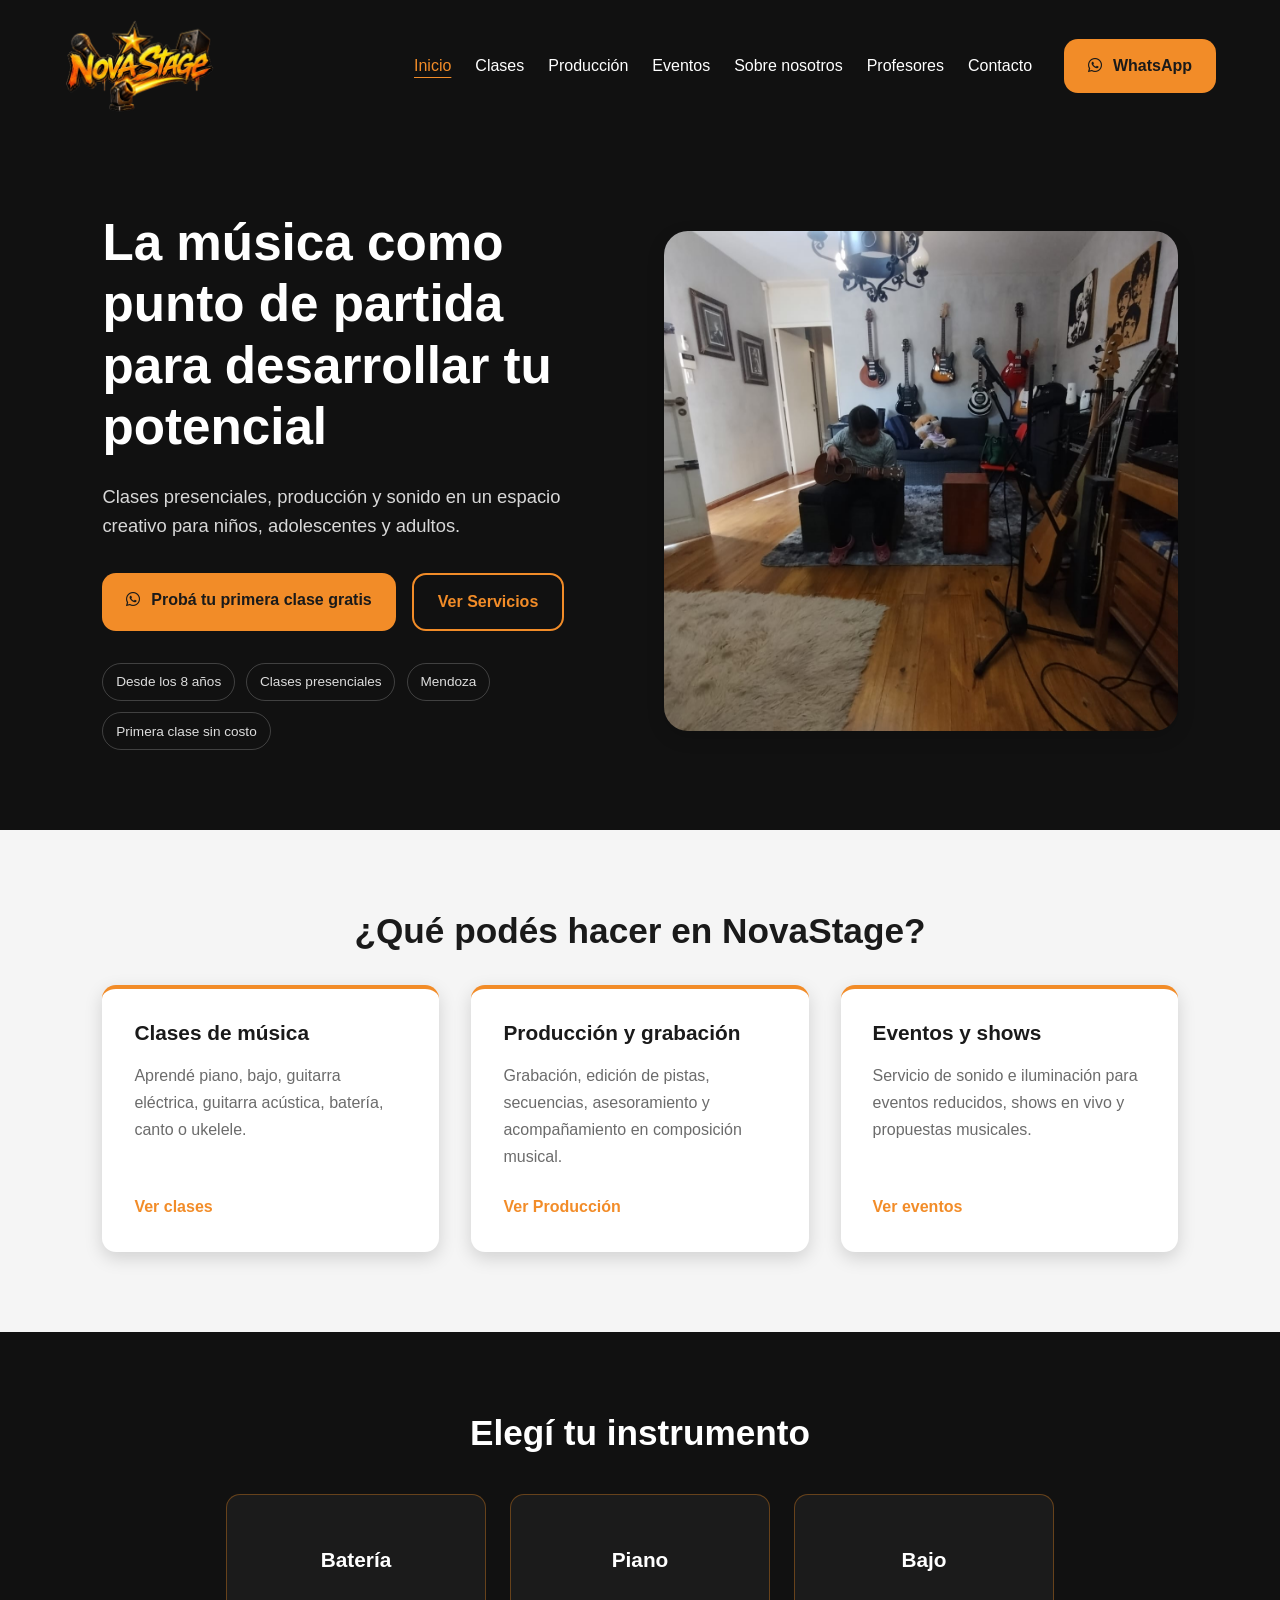
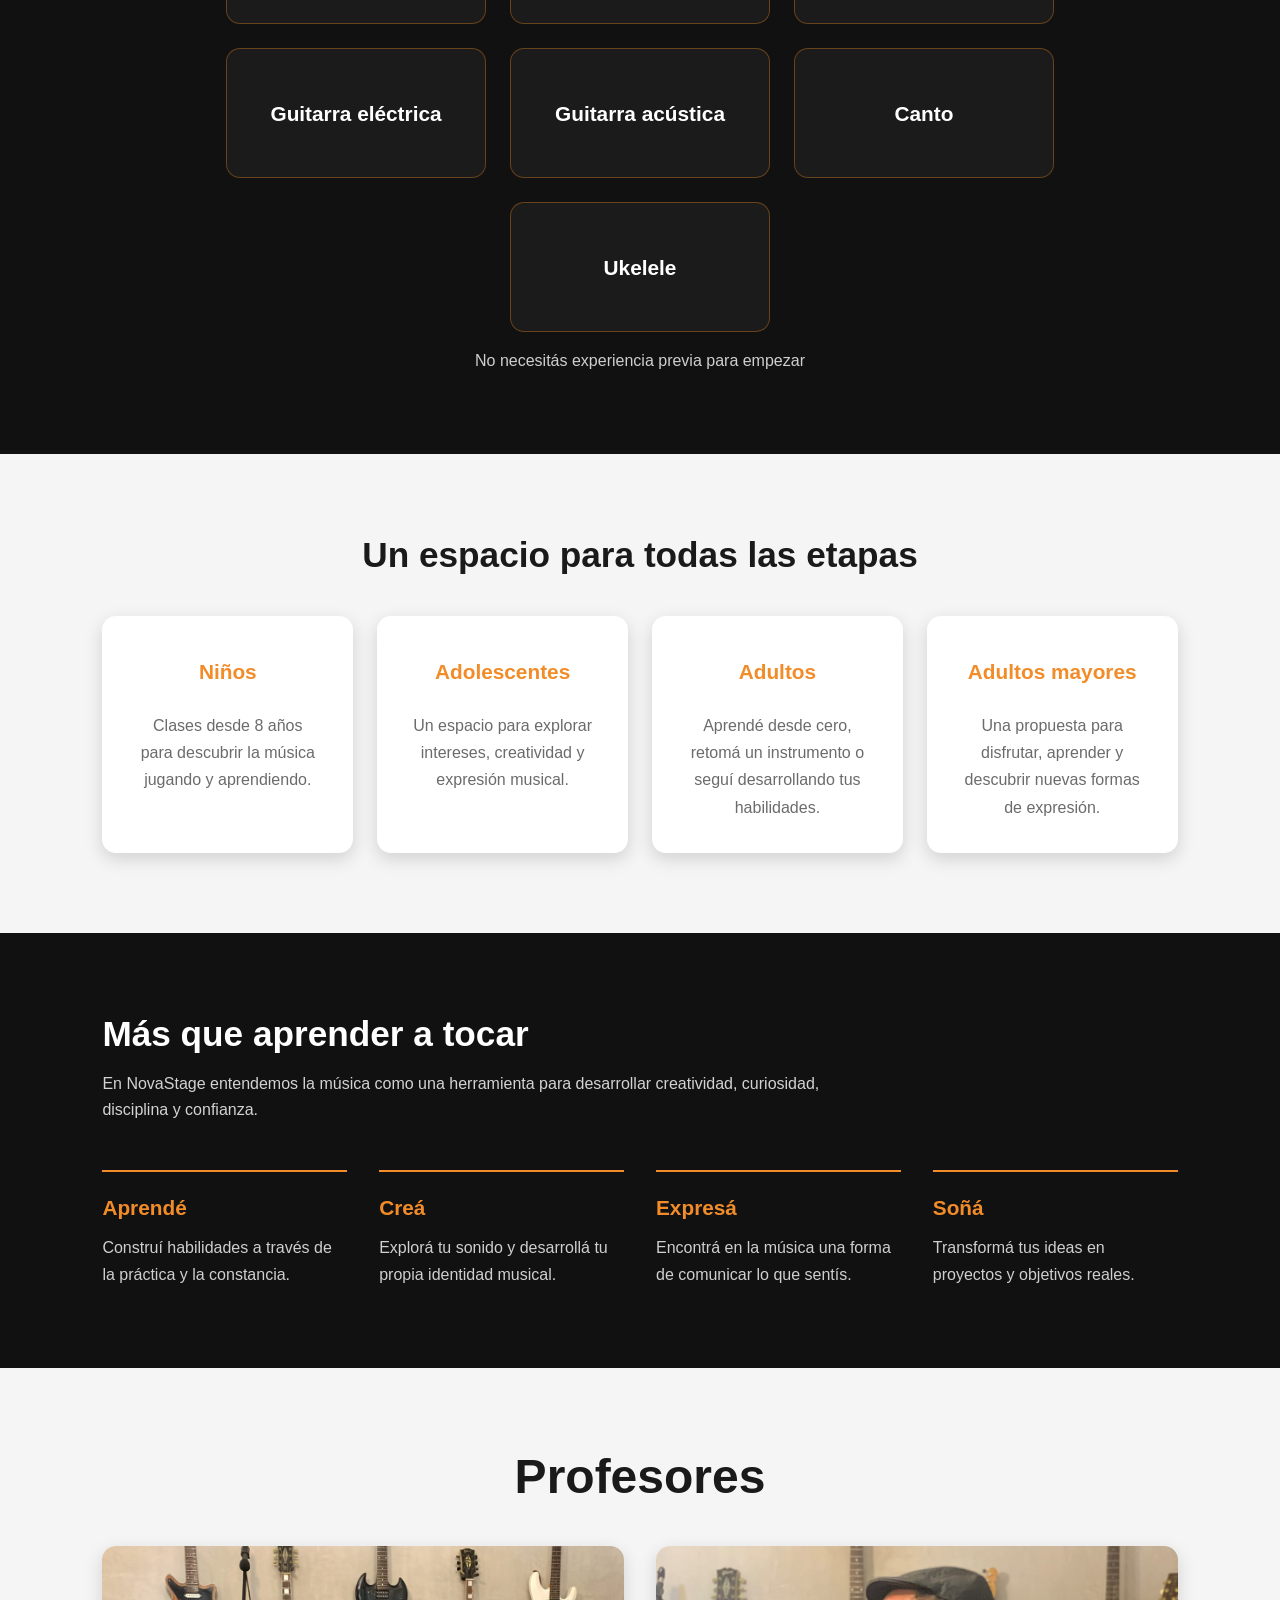
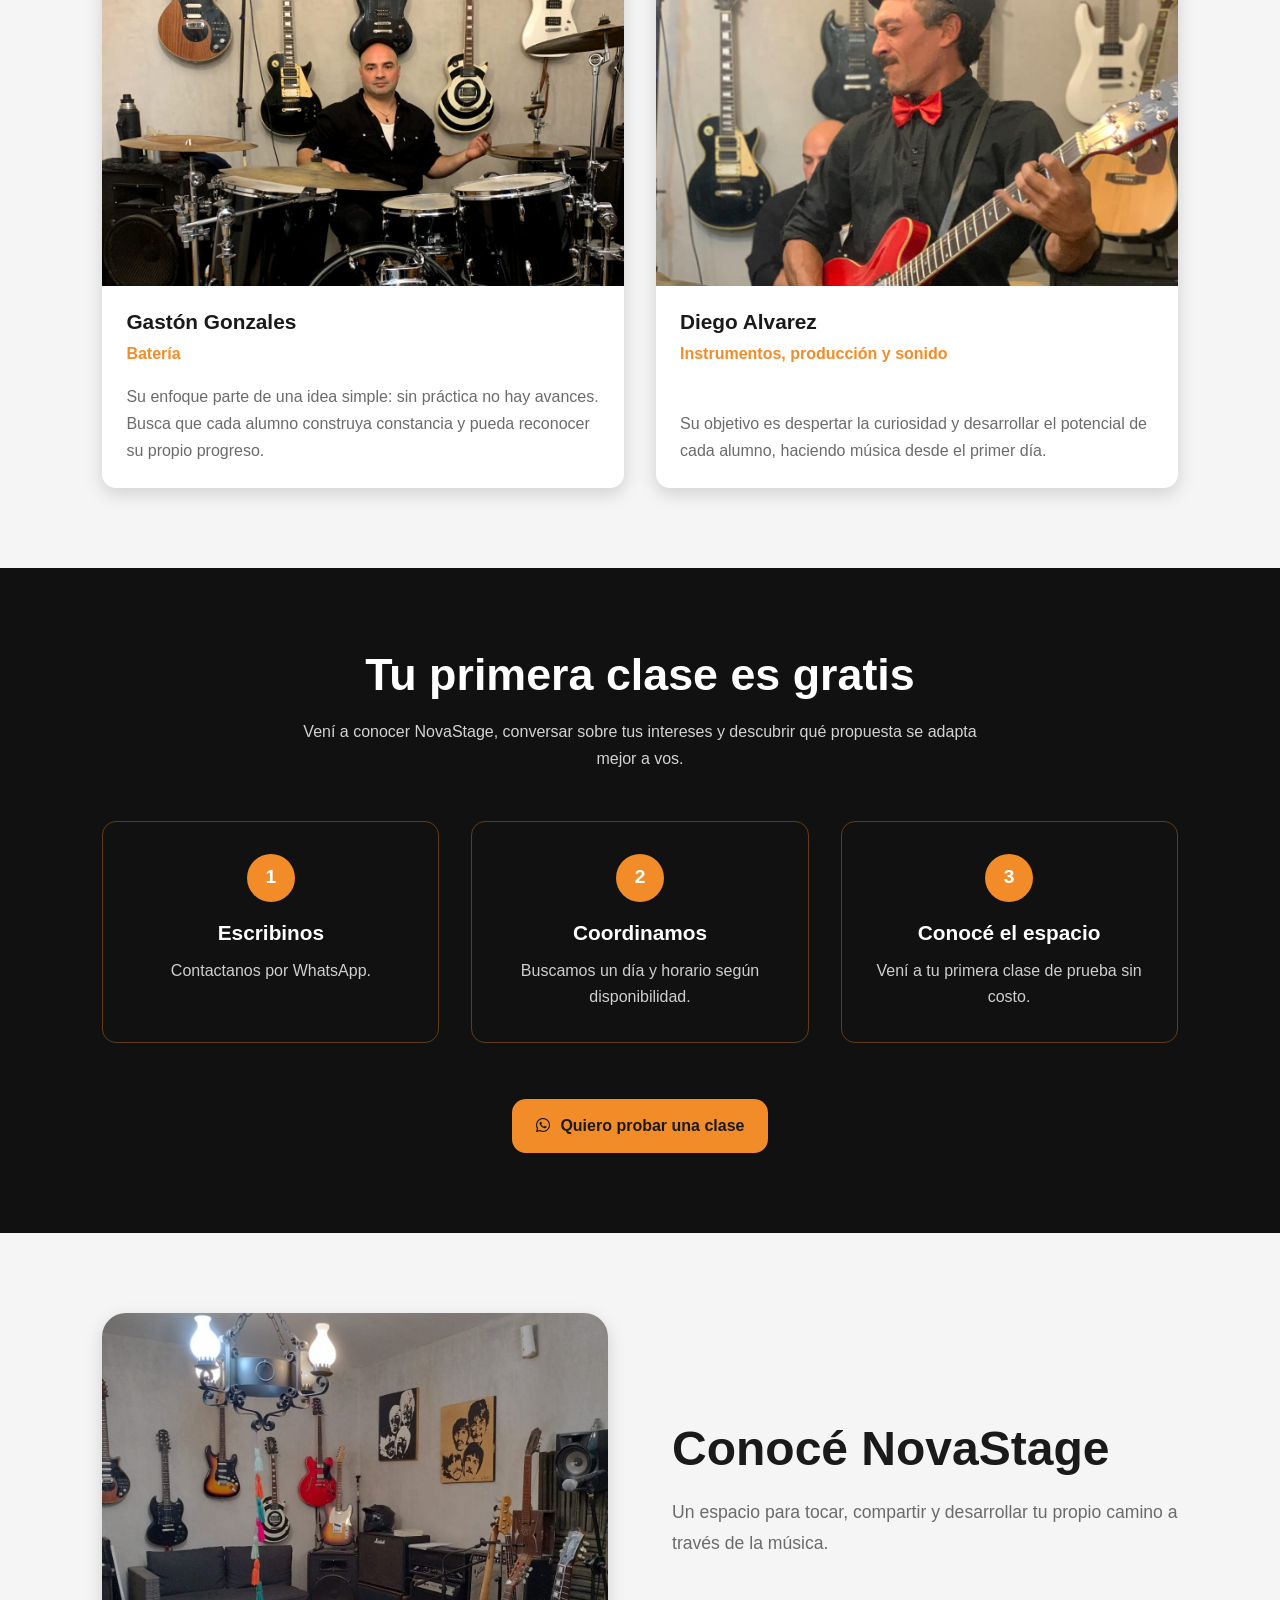
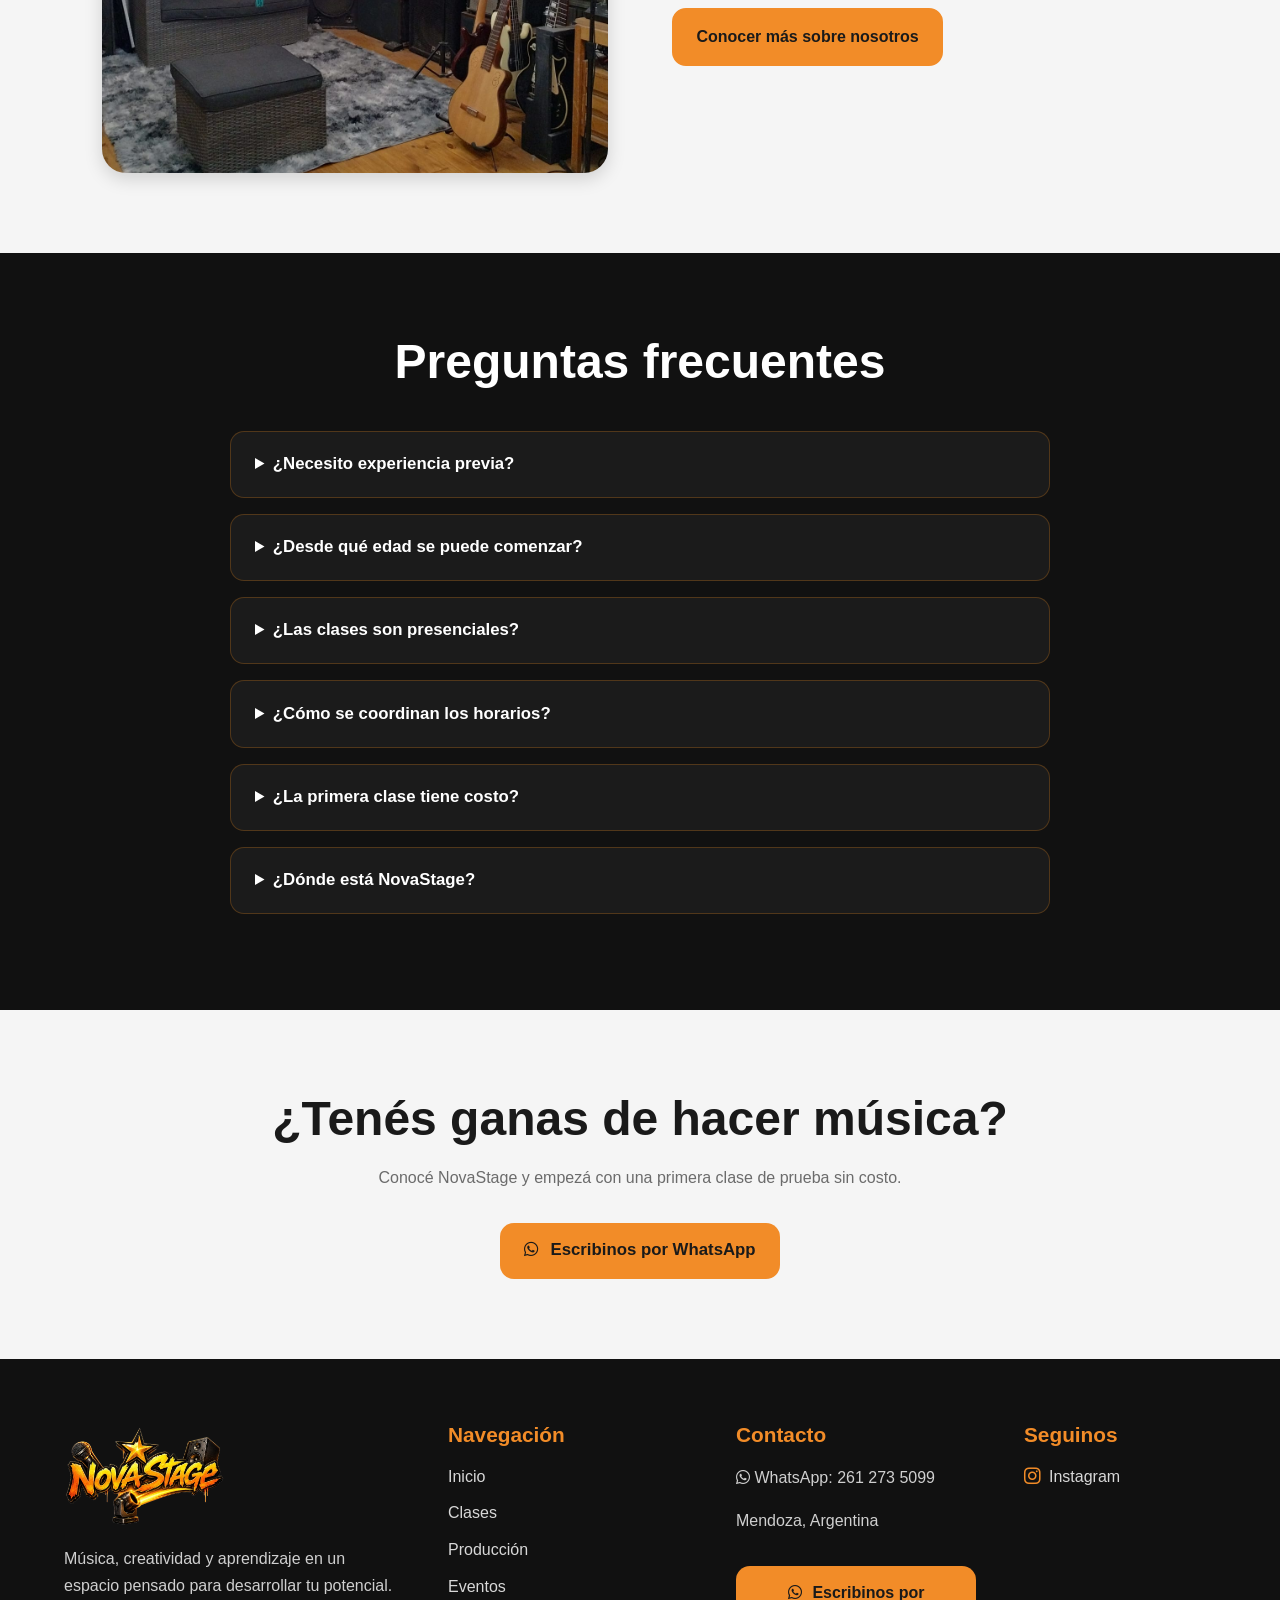
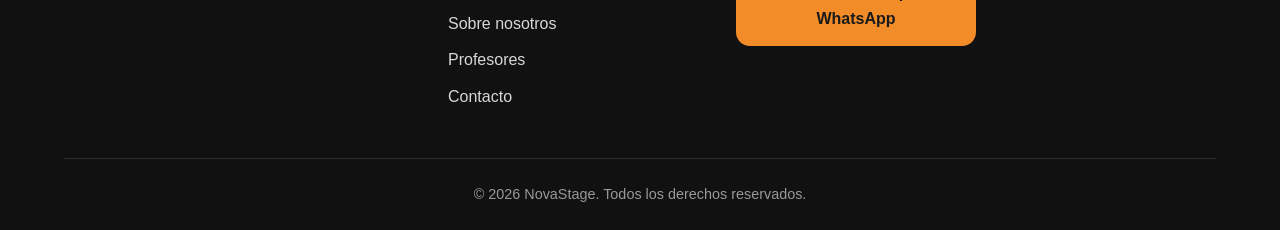
<file: index.html>
<!DOCTYPE html>
<html lang="es-AR">
<head>
    <meta charset="UTF-8">
    <meta name="viewport" content="width=device-width, initial-scale=1.0">
    <meta name="description" content="Clases presenciales de música, producción musical y sonido para eventos en Mendoza. Conocé NovaStage y coordiná tu primera clase sin costo.">
    <link
    rel="stylesheet"
    href="https://cdnjs.cloudflare.com/ajax/libs/font-awesome/6.7.2/css/all.min.css">
    <link rel="stylesheet" href="./css/styles.css">
    <title>NovaStage | Academia de música en Mendoza</title>
    <link rel="stylesheet" href="./css/responsive.css">
    <script src="./js/main.js" defer></script>
    <meta name="robots" content="index, follow, max-image-preview:large">
    <meta name="theme-color" content="#111111">
    <link rel="icon" href="./favicon.ico" sizes="16x16 32x32 48x48">
    <link rel="icon" type="image/png" href="./imagenes/favicon-96.png" sizes="96x96">
    <link rel="apple-touch-icon" href="./imagenes/apple-touch-icon.png" sizes="180x180">
    <meta property="og:type" content="website">
    <meta property="og:site_name" content="NovaStage">
    <meta property="og:locale" content="es_AR">
    <meta property="og:title" content="NovaStage | Academia de música en Mendoza">
    <meta property="og:description" content="Clases presenciales de música, producción musical y sonido para eventos en Mendoza. Conocé NovaStage y coordiná tu primera clase sin costo.">
    <meta name="twitter:card" content="summary_large_image">
    <meta name="twitter:title" content="NovaStage | Academia de música en Mendoza">
    <meta name="twitter:description" content="Clases presenciales de música, producción musical y sonido para eventos en Mendoza. Conocé NovaStage y coordiná tu primera clase sin costo.">
    <!-- SEO_PUBLIC_URLS_START -->
    <link rel="canonical" href="https://novastage-mendoza.netlify.app/">
    <meta property="og:url" content="https://novastage-mendoza.netlify.app/">
    <meta property="og:image" content="https://novastage-mendoza.netlify.app/imagenes/social-preview.jpg">
    <meta property="og:image:width" content="1200">
    <meta property="og:image:height" content="630">
    <meta property="og:image:alt" content="NovaStage — música, creatividad y aprendizaje en Mendoza">
    <meta name="twitter:image" content="https://novastage-mendoza.netlify.app/imagenes/social-preview.jpg">
    <meta name="twitter:image:alt" content="NovaStage — música, creatividad y aprendizaje en Mendoza">
    <!-- SEO_PUBLIC_URLS_END -->
    <script id="organization-data" type="application/ld+json">
{
    "@context": "https://schema.org",
    "@type": "EducationalOrganization",
    "name": "NovaStage",
    "description": "Clases presenciales de música, producción musical y sonido para eventos en Mendoza. Conocé NovaStage y coordiná tu primera clase sin costo.",
    "telephone": "+5492612735099",
    "address": {
        "@type": "PostalAddress",
        "addressLocality": "Mendoza",
        "addressCountry": "AR"
    },
    "sameAs": [
        "https://www.instagram.com/novastageproducciones/"
    ],
    "url": "https://novastage-mendoza.netlify.app/",
    "logo": "https://novastage-mendoza.netlify.app/imagenes/header-logonovastage-removebg-preview.png",
    "image": "https://novastage-mendoza.netlify.app/imagenes/social-preview.jpg"
}
    </script>
    <script id="website-data" type="application/ld+json">
{
    "@context": "https://schema.org",
    "@type": "WebSite",
    "name": "NovaStage",
    "url": "https://novastage-mendoza.netlify.app/",
    "inLanguage": "es-AR"
}
    </script>
</head>
<body>
    <header>
        <div id="logo">
            <a href="./index.html">
                <img src="./imagenes/header-logonovastage-removebg-preview.png" alt="NovaStage — academia de música en Mendoza" width="612" height="408">
            </a>
        </div>
        <button class="menu-toggle" type="button" aria-expanded="false" aria-controls="site-navigation">
            <span class="menu-toggle-icon" aria-hidden="true"></span>
            <span>Menú</span>
        </button>
        <nav id="site-navigation" aria-label="Navegación principal">
            <ul>
                    <li><a href="./index.html" aria-current="page">Inicio</a></li>
                    <li><a href="./pages/clases.html">Clases</a></li>
                    <li><a href="./pages/produccion.html">Producción</a></li>
                    <li><a href="./pages/eventos.html">Eventos</a></li>
                    <li><a href="./pages/nosotros.html">Sobre nosotros</a></li>
                    <li><a href="./index.html#profesores">Profesores</a></li>
                    <li><a href="./pages/contacto.html">Contacto</a></li>
                </ul>
            <a href="https://wa.me/5492612735099?text=Hola%2C%20quiero%20consultar%20sobre%20NovaStage." class="btn-whatsapp"><i class="fa-brands fa-whatsapp" aria-hidden="true"></i> WhatsApp</a>
        </nav>
    </header>
    <main>
        <section id="hero">
            <div class="hero-content">
                <h1>La música como punto de partida para desarrollar tu potencial</h1>
                <p>
                    Clases presenciales, producción y sonido en un espacio creativo para niños,
                    adolescentes y adultos.
                </p>
                <div class="hero-actions">
                    <a href="https://wa.me/5492612735099?text=Hola%2C%20quiero%20consultar%20por%20las%20clases%20de%20m%C3%BAsica%20y%20coordinar%20mi%20primera%20clase%20sin%20costo." class="btn-primary"><i class="fa-brands fa-whatsapp" aria-hidden="true"></i> Probá tu primera clase gratis</a>
                    <a href="#servicios" class="btn-secondary">Ver Servicios</a>
                </div>
                
                <div class="hero-info">
                    <span>Desde los 8 años</span>
                    <span>Clases presenciales</span>
                    <span>Mendoza</span>
                    <span>Primera clase sin costo</span>
                </div>
            </div>
            <div class="hero-image">
                    <img src="./imagenes/hero-index.jpeg" alt="Personas haciendo música en NovaStage" width="1204" height="1600" fetchpriority="high" decoding="async">
                </div>
        </section>
        <section id="servicios">
            <h2>¿Qué podés hacer en NovaStage?</h2>
            <div class="services-container">
                <article class="service-card">
                    <h3>Clases de música</h3>
                    <p>
                        Aprendé piano, bajo, guitarra eléctrica, guitarra acústica,
                        batería, canto o ukelele.
                    </p>
                    <a href="./pages/clases.html">Ver clases</a>
                </article>

                <article class="service-card">
                    <h3>Producción y grabación</h3>
                    <p>
                        Grabación, edición de pistas, secuencias, asesoramiento
                        y acompañamiento en composición musical.
                    </p>
                    <a href="./pages/produccion.html">Ver Producción</a>
                </article>

                <article class="service-card">
                    <h3>Eventos y shows</h3>
                    <p>
                        Servicio de sonido e iluminación para eventos reducidos,
                        shows en vivo y propuestas musicales.
                    </p>
                    <a href="./pages/eventos.html">Ver eventos</a>
                </article>
            </div>
        </section>

        <section id="instrumentos">
            <h2>Elegí tu instrumento</h2>

            <div class="instruments-container">
                
                <article class="instrument-card">
                    <h3>Batería</h3>
                </article>
                <article class="instrument-card">
                    <h3>Piano</h3>
                </article>
                <article class="instrument-card">
                    <h3>Bajo</h3>
                </article>
                <article class="instrument-card">
                    <h3>Guitarra eléctrica</h3>
                </article>
                <article class="instrument-card">
                    <h3>Guitarra acústica</h3>
                </article>
                <article class="instrument-card">
                    <h3>Canto</h3>
                </article>
                <article class="instrument-card">
                    <h3>Ukelele</h3>
                </article>
            </div>
            
            <p>No necesitás experiencia previa para empezar</p>
        </section>
            
        <section id="edades">
            <h2>Un espacio para todas las etapas</h2>

            <div class="ages-container">

                <article class="age-card">
                    <h3>Niños</h3>
                    <p>Clases desde 8 años para descubrir la música jugando y aprendiendo.</p>
                </article>

                <article class="age-card">
                    <h3>Adolescentes</h3>
                    <p>Un espacio para explorar intereses, creatividad y expresión musical.</p>
                </article>

                <article class="age-card">
                    <h3>Adultos</h3>
                    <p>Aprendé desde cero, retomá un instrumento o seguí desarrollando tus habilidades.</p>
                </article>

                <article class="age-card">
                    <h3>Adultos mayores</h3>
                    <p>Una propuesta para disfrutar, aprender y descubrir nuevas formas de expresión.</p>
                </article>
            </div>
        </section>

        <section id="metodo">
            <div class="method-content">
                <h2>Más que aprender a tocar</h2>
                <p>
                    En NovaStage entendemos la música como una herramienta para desarrollar
                    creatividad, curiosidad, disciplina y confianza.
                </p>
                <div class="method-container">

                    <article>
                        <h3>Aprendé</h3>
                        <p>Construí habilidades a través de la práctica y la constancia.</p>
                    </article>

                    <article>
                        <h3>Creá</h3>
                        <p>Explorá tu sonido y desarrollá tu propia identidad musical.</p>
                    </article>

                    <article>
                        <h3>Expresá</h3>
                        <p>Encontrá en la música una forma de comunicar lo que sentís.</p>
                    </article>

                    <article>
                        <h3>Soñá</h3>
                        <p>Transformá tus ideas en proyectos y objetivos reales.</p>
                    </article>
                </div>
            </div>
        </section>

        <section id="profesores">
            <h2>Profesores</h2>
            <div class="teachers-container">

                <article class="teacher-card">
                    <img src="./imagenes/gaston-profe.jpeg" alt="Gastón Gonzales, profesor de batería." width="1200" height="1600" loading="lazy" decoding="async">

                    <h3>Gastón Gonzales</h3>
                    <p class="teacher-role">Batería</p>
                    <p>
                        Su enfoque parte de una idea simple: sin práctica no hay avances.
                        Busca que cada alumno construya constancia y pueda reconocer su propio progreso.
                    </p>
                </article>

                <article class="teacher-card">
                    <img src="./imagenes/diego-profe.jpeg" alt="Diego Alvarez, profesor y productor musical." width="1200" height="1600" loading="lazy" decoding="async">

                    <h3>Diego Alvarez</h3>
                    <p class="teacher-role">Instrumentos, producción y sonido</p>
                    <p>
                        Su objetivo es despertar la curiosidad y desarrollar el potencial
                        de cada alumno, haciendo música desde el primer día. 
                    </p>
                </article>

            </div>
        </section>

        <section id="primera-clase">
            <h2>Tu primera clase es gratis</h2>
            <p>
                Vení a conocer NovaStage, conversar sobre tus intereses y descubrir 
                qué propuesta se adapta mejor a vos. 
            </p>

            <div class="trial-steps">
                <article>
                    <span>1</span>
                    <h3>Escribinos</h3>
                    <p>Contactanos por WhatsApp.</p>
                </article>

                <article>
                    <span>2</span>
                    <h3>Coordinamos</h3>
                    <p>Buscamos un día y horario según disponibilidad.</p>
                </article>

                <article>
                    <span>3</span>
                    <h3>Conocé el espacio</h3>
                    <p>Vení a tu primera clase de prueba sin costo.</p>
                </article>
            </div>
            <a href="https://wa.me/5492612735099?text=Hola%2C%20quiero%20consultar%20por%20las%20clases%20de%20m%C3%BAsica%20y%20coordinar%20mi%20primera%20clase%20sin%20costo." class="btn-whatsapp"><i class="fa-brands fa-whatsapp" aria-hidden="true"></i> Quiero probar una clase</a>
        </section>

        <section id="espacio">
            <div class="space-image">
                <img src="./imagenes/lugar-nova.jpeg" alt="Espacio de clases de NovaStage con instrumentos musicales" width="1204" height="1600" loading="lazy" decoding="async">
            </div>
            <div class="space-content">
                <h2>Conocé NovaStage</h2>
                <p>
                    Un espacio para tocar, compartir y desarrollar tu propio camino
                    a través de la música.
                </p>
                <a href="./pages/nosotros.html" class="btn-secondary">Conocer más sobre nosotros</a>
            </div>
            
        </section>

        <section id="faq">
            <h2>Preguntas frecuentes</h2>

            <details>
                <summary>¿Necesito experiencia previa?</summary>
                <p>No. Podés empezar desde cero.</p>
            </details>

            <details>
                <summary>¿Desde qué edad se puede comenzar?</summary>
                <p>Actualmente las clases están disponibles desde los 8 años.</p>
            </details>

            <details>
                <summary>¿Las clases son presenciales?</summary>
                <p>Sí. Actualmente las clases se realizan de manera presencial.</p>
            </details>

            <details>
                <summary>¿Cómo se coordinan los horarios?</summary>
                <p>
                    Se acuerdan según la disponibilidad del profesor y del alumno.
                </p>
            </details>

            <details>
                <summary>¿La primera clase tiene costo?</summary>
                <p>No. La primera clase es de prueba y no tiene costo.</p>
            </details>

            <details>
                <summary>¿Dónde está NovaStage?</summary>
                <p>Podés consultar nuestra información y cómo llegar desde la página de contacto.</p>
            </details>

        </section>
        <section id="cta-final">
            <h2>¿Tenés ganas de hacer música?</h2>
            <p>
                Conocé NovaStage y empezá con una primera clase de prueba sin costo.
            </p>

            <a href="https://wa.me/5492612735099?text=Hola%2C%20quiero%20consultar%20sobre%20NovaStage." class="btn-whatsapp"><i class="fa-brands fa-whatsapp" aria-hidden="true"></i> Escribinos por WhatsApp</a>
        </section>
    </main>
    <footer id="footer">
        <div class="footer-container">
            <div class="footer-brand">
                <a href="./index.html">
                    <img src="./imagenes/header-logonovastage-removebg-preview.png" alt="Logo NovaStage" width="612" height="408">
                </a>
                <p>
                    Música, creatividad y aprendizaje en un espacio pensado
                    para desarrollar tu potencial.
                </p>
            </div>

            <div class="footer-nav">
                <h3>Navegación</h3>
                <ul>
                    <li><a href="./index.html" aria-current="page">Inicio</a></li>
                    <li><a href="./pages/clases.html">Clases</a></li>
                    <li><a href="./pages/produccion.html">Producción</a></li>
                    <li><a href="./pages/eventos.html">Eventos</a></li>
                    <li><a href="./pages/nosotros.html">Sobre nosotros</a></li>
                    <li><a href="./index.html#profesores">Profesores</a></li>
                    <li><a href="./pages/contacto.html">Contacto</a></li>
                </ul>
            </div>

            <div class="footer-contact">
                <h3>Contacto</h3>

                <p><i class="fa-brands fa-whatsapp"></i> WhatsApp: 261 273 5099</p>
                <p>Mendoza, Argentina</p>

                <a href="https://wa.me/5492612735099?text=Hola%2C%20quiero%20consultar%20sobre%20NovaStage." class="btn-whatsapp"><i class="fa-brands fa-whatsapp" aria-hidden="true"></i> Escribinos por WhatsApp</a>
            </div>

            <div class="footer-social">
                <h3>Seguinos</h3>

                <a href="https://www.instagram.com/novastageproducciones/" target="_blank" rel="noopener noreferrer">
                    <i class="fa-brands fa-instagram"></i>
                        Instagram
                </a>
            </div>
        </div>
        <div class="footer-bottom">
            <p>&copy; 2026 NovaStage. Todos los derechos reservados.</p>
        </div>
    </footer>

</body>
</html>
</file>
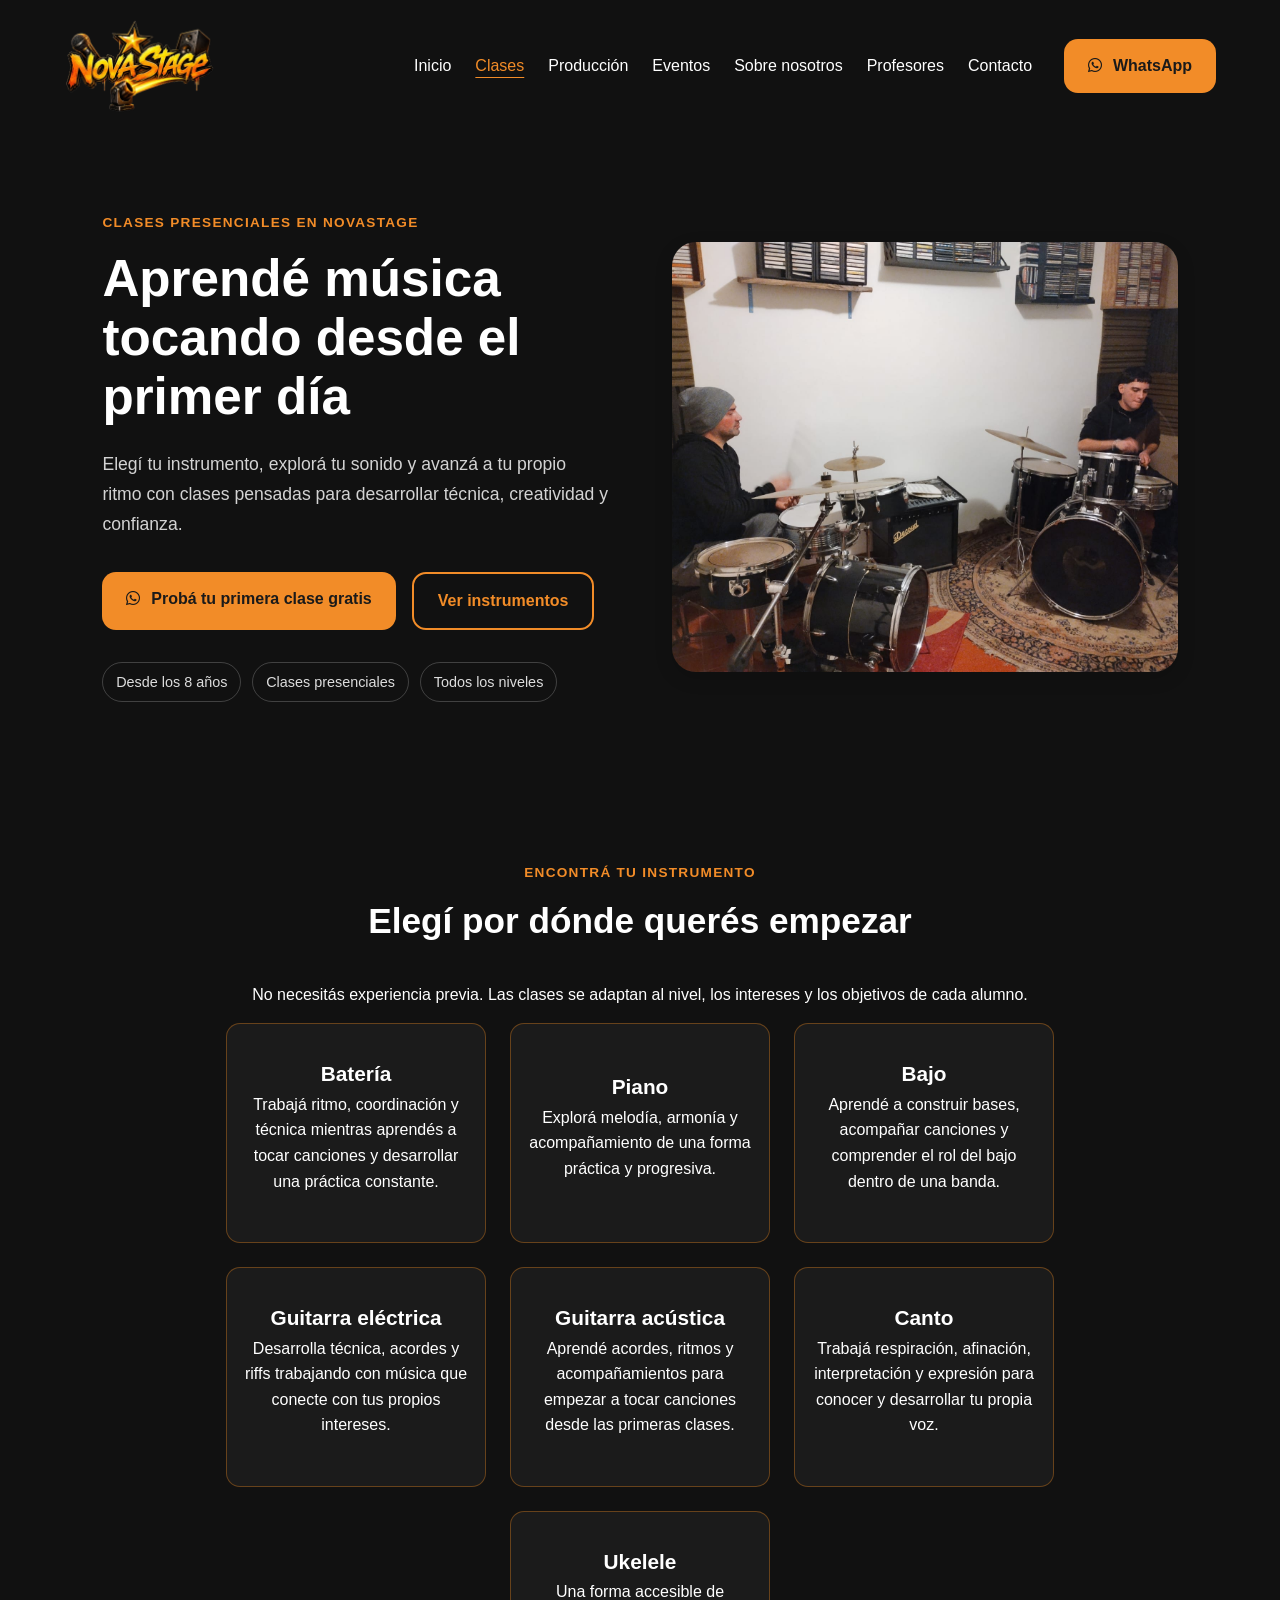
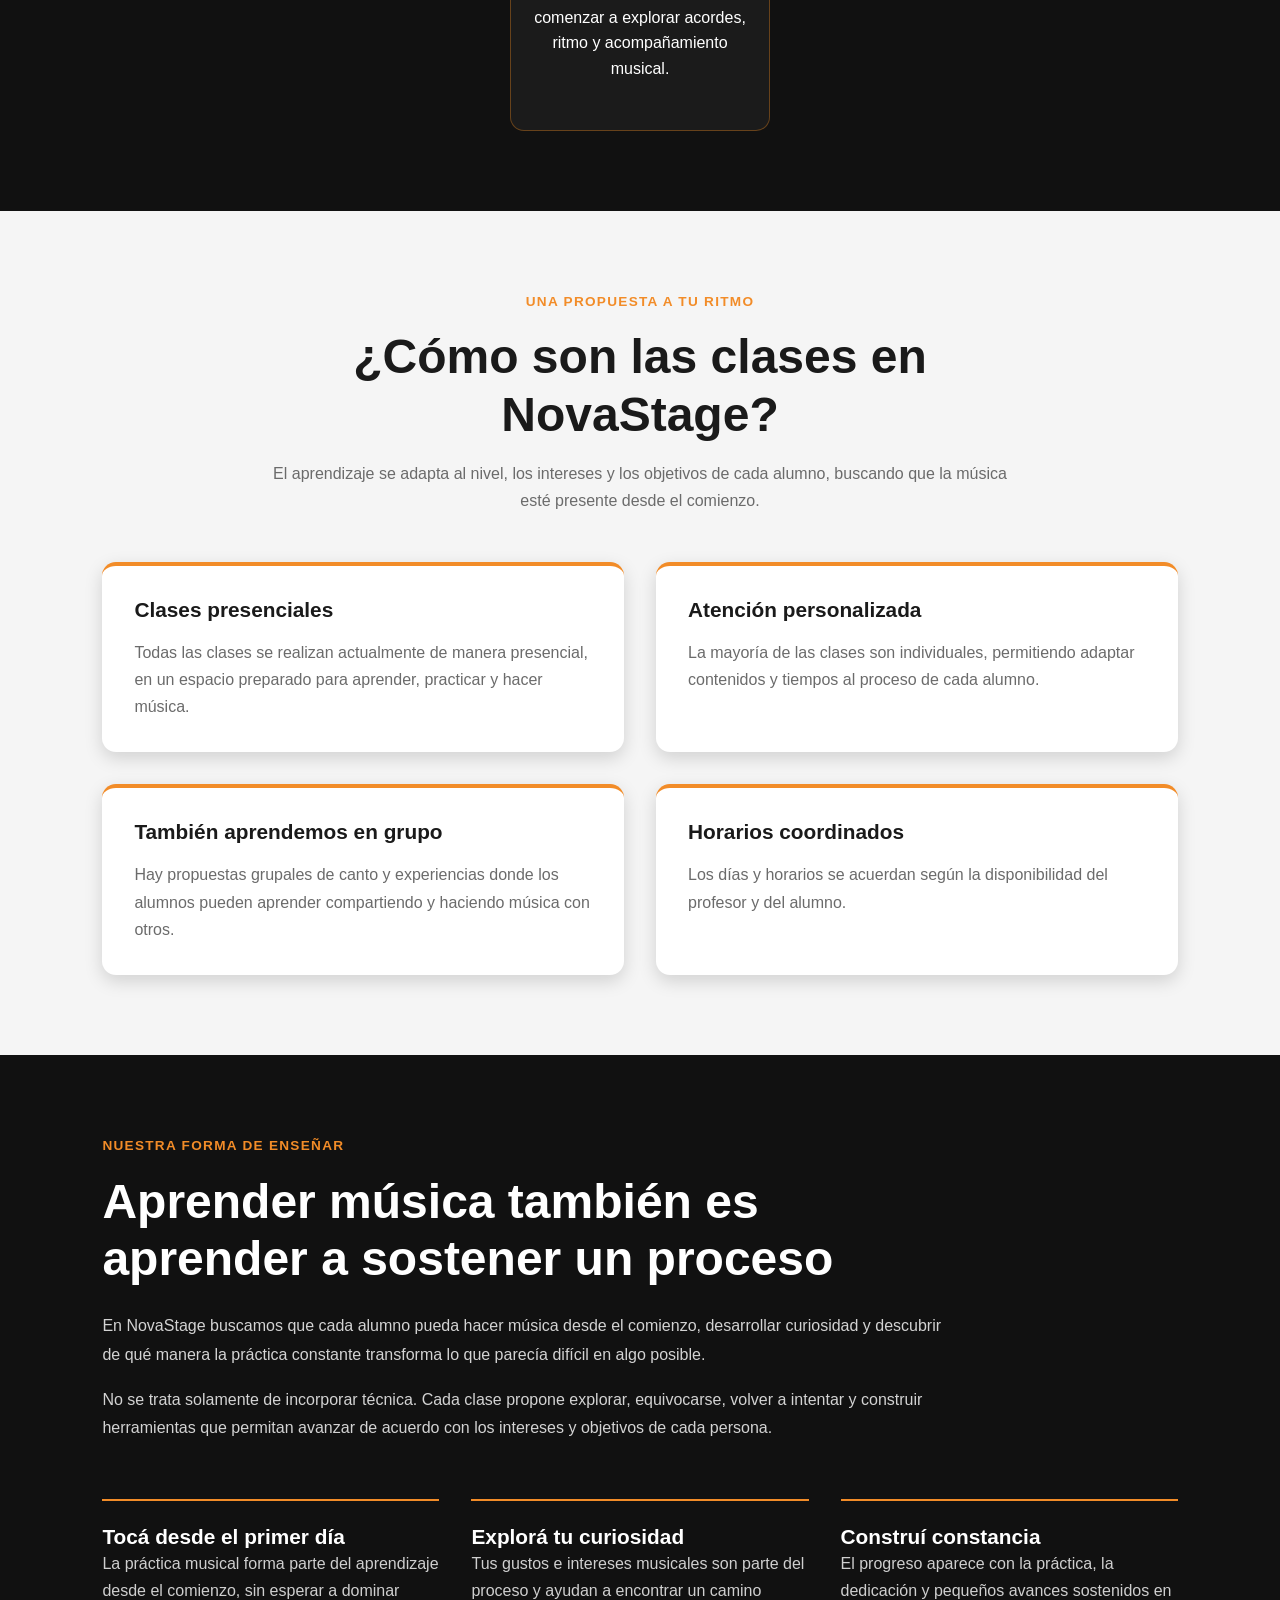
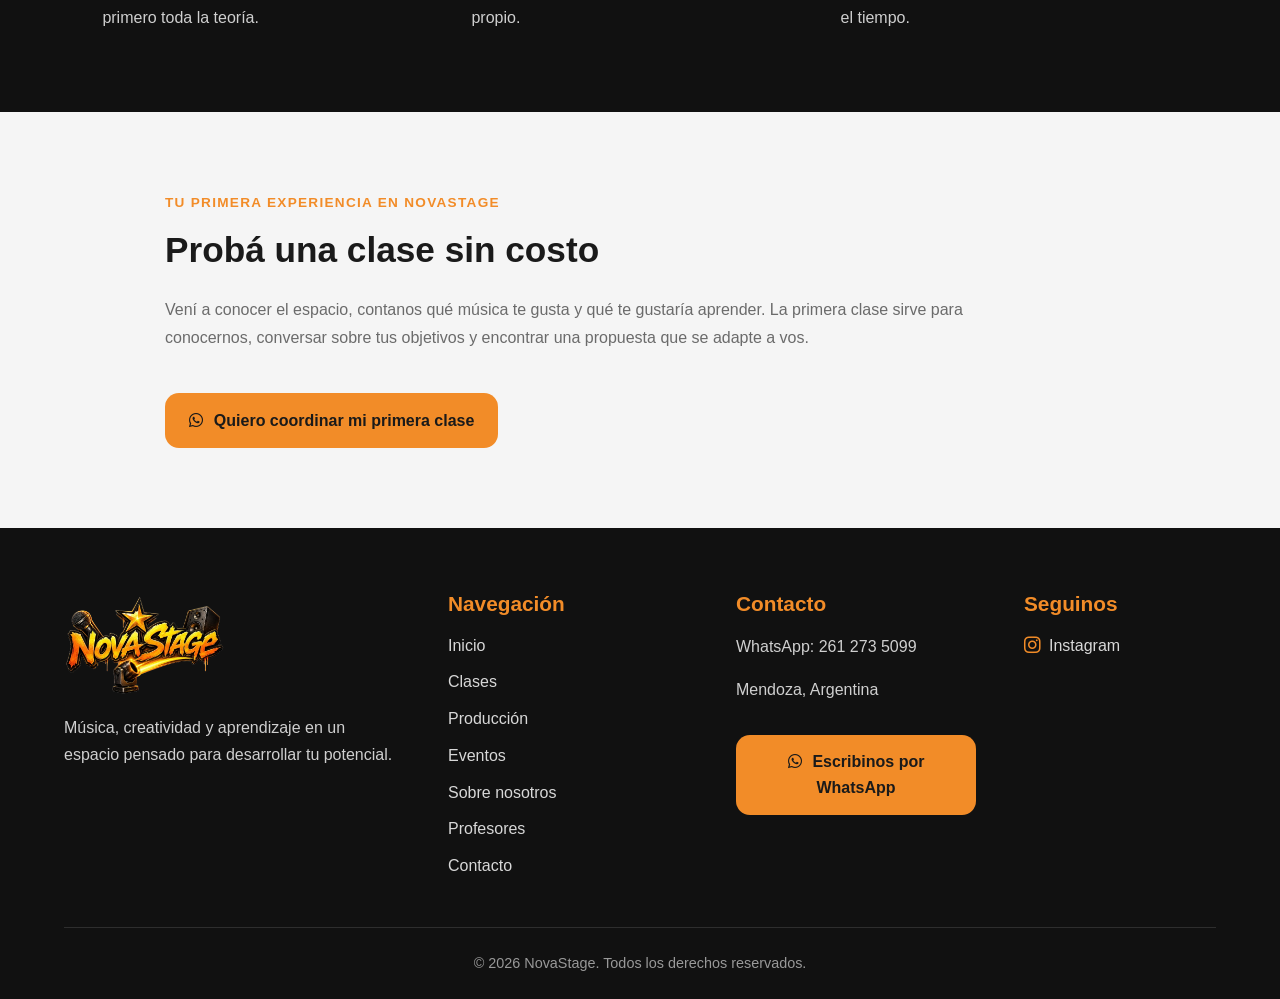
<file: pages/clases.html>
<!DOCTYPE html>
<html lang="es-AR">
<head>
    <meta charset="UTF-8">
    <meta name="viewport" content="width=device-width, initial-scale=1.0">
    <meta name="description" content="Aprendé batería, piano, bajo, guitarra, canto o ukelele en Mendoza. Clases presenciales para todos los niveles y primera clase sin costo.">
    <link
    rel="stylesheet"
    href="https://cdnjs.cloudflare.com/ajax/libs/font-awesome/6.7.2/css/all.min.css">
    <link rel="stylesheet" href="../css/styles.css">
    <title>Clases de música en Mendoza | NovaStage</title>
    <link rel="stylesheet" href="../css/responsive.css">
    <script src="../js/main.js" defer></script>
    <meta name="robots" content="index, follow, max-image-preview:large">
    <meta name="theme-color" content="#111111">
    <link rel="icon" href="../favicon.ico" sizes="16x16 32x32 48x48">
    <link rel="icon" type="image/png" href="../imagenes/favicon-96.png" sizes="96x96">
    <link rel="apple-touch-icon" href="../imagenes/apple-touch-icon.png" sizes="180x180">
    <meta property="og:type" content="website">
    <meta property="og:site_name" content="NovaStage">
    <meta property="og:locale" content="es_AR">
    <meta property="og:title" content="Clases de música en Mendoza | NovaStage">
    <meta property="og:description" content="Aprendé batería, piano, bajo, guitarra, canto o ukelele en Mendoza. Clases presenciales para todos los niveles y primera clase sin costo.">
    <meta name="twitter:card" content="summary_large_image">
    <meta name="twitter:title" content="Clases de música en Mendoza | NovaStage">
    <meta name="twitter:description" content="Aprendé batería, piano, bajo, guitarra, canto o ukelele en Mendoza. Clases presenciales para todos los niveles y primera clase sin costo.">
    <!-- SEO_PUBLIC_URLS_START -->
    <link rel="canonical" href="https://novastage-mendoza.netlify.app/pages/clases.html">
    <meta property="og:url" content="https://novastage-mendoza.netlify.app/pages/clases.html">
    <meta property="og:image" content="https://novastage-mendoza.netlify.app/imagenes/social-preview.jpg">
    <meta property="og:image:width" content="1200">
    <meta property="og:image:height" content="630">
    <meta property="og:image:alt" content="NovaStage — música, creatividad y aprendizaje en Mendoza">
    <meta name="twitter:image" content="https://novastage-mendoza.netlify.app/imagenes/social-preview.jpg">
    <meta name="twitter:image:alt" content="NovaStage — música, creatividad y aprendizaje en Mendoza">
    <!-- SEO_PUBLIC_URLS_END -->
</head>
<body>
    <header>
        <div id="logo">
            <a href="../index.html">
                <img src="../imagenes/header-logonovastage-removebg-preview.png" alt="NovaStage — academia de música en Mendoza" width="612" height="408">
            </a>
        </div>
        <button class="menu-toggle" type="button" aria-expanded="false" aria-controls="site-navigation">
            <span class="menu-toggle-icon" aria-hidden="true"></span>
            <span>Menú</span>
        </button>
        <nav id="site-navigation" aria-label="Navegación principal">
            <ul>
                    <li><a href="../index.html">Inicio</a></li>
                    <li><a href="./clases.html" aria-current="page">Clases</a></li>
                    <li><a href="./produccion.html">Producción</a></li>
                    <li><a href="./eventos.html">Eventos</a></li>
                    <li><a href="./nosotros.html">Sobre nosotros</a></li>
                    <li><a href="../index.html#profesores">Profesores</a></li>
                    <li><a href="./contacto.html">Contacto</a></li>
                </ul>
            <a href="https://wa.me/5492612735099?text=Hola%2C%20quiero%20consultar%20sobre%20NovaStage." class="btn-whatsapp"><i class="fa-brands fa-whatsapp" aria-hidden="true"></i> WhatsApp</a>
        </nav>
    </header>

    <main>
        <section id="hero-clases">
            <div class="hero-content">

                <p class="hero-label">Clases presenciales en NovaStage</p>
                <h1>
                    Aprendé música tocando desde el primer día
                </h1>
                <p class="hero-description">
                    Elegí tu instrumento, explorá tu sonido y avanzá a tu propio ritmo
                    con clases pensadas para desarrollar técnica, creatividad y confianza.
                </p>

                <div class="hero-actions">
                    <a href="https://wa.me/5492612735099?text=Hola%2C%20quiero%20consultar%20por%20las%20clases%20de%20m%C3%BAsica%20y%20coordinar%20mi%20primera%20clase%20sin%20costo." class="btn-primary"><i class="fa-brands fa-whatsapp" aria-hidden="true"></i> Probá tu primera clase gratis</a>
                    <a href="#instrumentos" class="btn-secondary">
                        Ver instrumentos
                    </a>
                </div>

                <div class="hero-info">
                    <span>Desde los 8 años</span>
                    <span>Clases presenciales</span>
                    <span>Todos los niveles</span>
                </div>
            </div>
            <div class="hero-image">
                <img src="../imagenes/alumno.jpeg" alt="Alumno tocando un instrumento en NovaStage" width="1600" height="1204" fetchpriority="high" decoding="async">
            </div>
        </section>

        <section id="instrumentos">
            <div class="section-heading">
                <p class="section-label">Encontrá tu instrumento</p>
                <h2>Elegí por dónde querés empezar</h2>
                <p>
                    No necesitás experiencia previa. Las clases se adaptan al nivel,
                    los intereses y los objetivos de cada alumno.
                </p>
            </div>

            <div class="instruments-container">

                <article class="instrument-card">
                    <h3>Batería</h3>
                    <p>
                        Trabajá ritmo, coordinación y técnica mientras aprendés 
                        a tocar canciones y desarrollar una práctica constante.
                    </p>
                </article>

                <article class="instrument-card">
                    <h3>Piano</h3>
                    <p>
                        Explorá melodía, armonía y acompañamiento de una forma 
                        práctica y progresiva.
                    </p>
                </article>

                <article class="instrument-card">
                    <h3>Bajo</h3>
                    <p>
                        Aprendé a construir bases, acompañar canciones y comprender
                        el rol del bajo dentro de una banda.
                    </p>
                </article>

                <article class="instrument-card">
                    <h3>Guitarra eléctrica</h3>
                    <p>
                        Desarrolla técnica, acordes y riffs trabajando con música
                        que conecte con tus propios intereses.
                    </p>
                </article>

                <article class="instrument-card">
                    <h3>Guitarra acústica</h3>
                    <p>
                        Aprendé acordes, ritmos y acompañamientos para empezar
                        a tocar canciones desde las primeras clases.
                    </p>
                </article>

                <article class="instrument-card">
                    <h3>Canto</h3>
                    <p>
                        Trabajá respiración, afinación, interpretación y expresión 
                        para conocer y desarrollar tu propia voz.
                    </p>
                </article>

                <article class="instrument-card">
                    <h3>Ukelele</h3>
                    <p>
                        Una forma accesible de comenzar a explorar acordes,
                        ritmo y acompañamiento musical.
                    </p>
                </article>

            </div>
        </section>

        <section id="como-trabajamos">
            <div class="section-heading">
                <p class="section-label">Una propuesta a tu ritmo</p>
                <h2>¿Cómo son las clases en NovaStage?</h2>
                <p>
                    El aprendizaje se adapta al nivel, los intereses y los objetivos
                    de cada alumno, buscando que la música esté presente desde el comienzo.
                </p>
            </div>
            <div class="work-container">
                <article class="work-card">
                    <h3>Clases presenciales</h3>
                    <p>
                        Todas las clases se realizan actualmente de manera presencial,
                        en un espacio preparado para aprender, practicar y hacer música.
                    </p>
                </article>

                <article class="work-card">
                    <h3>Atención personalizada</h3>
                    <p>
                        La mayoría de las clases son individuales, permitiendo adaptar
                        contenidos y tiempos al proceso de cada alumno.
                    </p>
                </article>

                <article class="work-card">
                    <h3>También aprendemos en grupo</h3>
                    <p>
                        Hay propuestas grupales de canto y experiencias donde los alumnos
                        pueden aprender compartiendo y haciendo música con otros.
                    </p>
                </article>

                <article class="work-card">
                    <h3>Horarios coordinados</h3>
                    <p>
                        Los días y horarios se acuerdan según la disponibilidad 
                        del profesor y del alumno.
                    </p>
                </article>

            </div>
        </section>

        <section id="aprendizaje">
            <div class="learning-content">
                <p class="section-label">Nuestra forma de enseñar</p>
                <h2>Aprender música también es aprender a sostener un proceso</h2>
                <p>
                    En NovaStage buscamos que cada alumno pueda hacer música desde el comienzo,
                    desarrollar curiosidad y descubrir de qué manera la práctica constante
                    transforma lo que parecía difícil en algo posible.
                </p>
                <p> No se trata solamente de incorporar técnica. Cada clase propone explorar,
                    equivocarse, volver a intentar y construir herramientas que permitan avanzar
                    de acuerdo con los intereses y objetivos de cada persona.
                </p>
                <div class="learning-points">

                    <article>
                        <h3>Tocá desde el primer día</h3>
                        <p>
                            La práctica musical forma parte del aprendizaje desde el comienzo,
                            sin esperar a dominar primero toda la teoría.
                        </p>
                    </article>

                    <article>
                        <h3>Explorá tu curiosidad</h3>
                        <p>
                            Tus gustos e intereses musicales son parte del proceso y ayudan
                            a encontrar un camino propio.
                        </p>
                    </article>

                    <article>
                        <h3>Construí constancia</h3>
                        <p>
                            El progreso aparece con la práctica, la dedicación y pequeños
                            avances sostenidos en el tiempo.
                        </p>
                    </article>

                </div>
            </div>
        </section>

        <section id="cta-clases">
            <div class="cta-content">
                <p class="section-label">Tu primera experiencia en NovaStage</p>
                <h2>Probá una clase sin costo</h2>
                <p>
                    Vení a conocer el espacio, contanos qué música te gusta y qué te gustaría 
                    aprender. La primera clase sirve para conocernos, conversar sobre tus objetivos
                    y encontrar una propuesta que se adapte a vos.
                </p>
                <a href="https://wa.me/5492612735099?text=Hola%2C%20quiero%20consultar%20por%20las%20clases%20de%20m%C3%BAsica%20y%20coordinar%20mi%20primera%20clase%20sin%20costo." class="btn-whatsapp"><i class="fa-brands fa-whatsapp" aria-hidden="true"></i> Quiero coordinar mi primera clase</a>
            </div>
        </section>
    </main>

    <footer id="footer">
        <div class="footer-container">
            <div class="footer-brand">
                <a href="../index.html">
                    <img src="../imagenes/header-logonovastage-removebg-preview.png" alt="Logo NovaStage" width="612" height="408">
                </a>
                <p>
                    Música, creatividad y aprendizaje en un espacio pensado
                    para desarrollar tu potencial.
                </p>
            </div>

            <div class="footer-nav">
                <h3>Navegación</h3>
                <ul>
                    <li><a href="../index.html">Inicio</a></li>
                    <li><a href="./clases.html" aria-current="page">Clases</a></li>
                    <li><a href="./produccion.html">Producción</a></li>
                    <li><a href="./eventos.html">Eventos</a></li>
                    <li><a href="./nosotros.html">Sobre nosotros</a></li>
                    <li><a href="../index.html#profesores">Profesores</a></li>
                    <li><a href="./contacto.html">Contacto</a></li>
                </ul>
            </div>

            <div class="footer-contact">
                <h3>Contacto</h3>

                <p>WhatsApp: 261 273 5099</p>
                <p>Mendoza, Argentina</p>

                <a href="https://wa.me/5492612735099?text=Hola%2C%20quiero%20consultar%20sobre%20NovaStage." class="btn-whatsapp"><i class="fa-brands fa-whatsapp" aria-hidden="true"></i> Escribinos por WhatsApp</a>
            </div>

            <div class="footer-social">
                <h3>Seguinos</h3>

                <a href="https://www.instagram.com/novastageproducciones/" target="_blank" rel="noopener noreferrer">
                    <i class="fa-brands fa-instagram" aria-hidden="true"></i>
                    Instagram
                </a>
            </div>
        </div>
        <div class="footer-bottom">
            <p>&copy; 2026 NovaStage. Todos los derechos reservados.</p>
        </div>
    </footer>
</body>
</html>
</file>
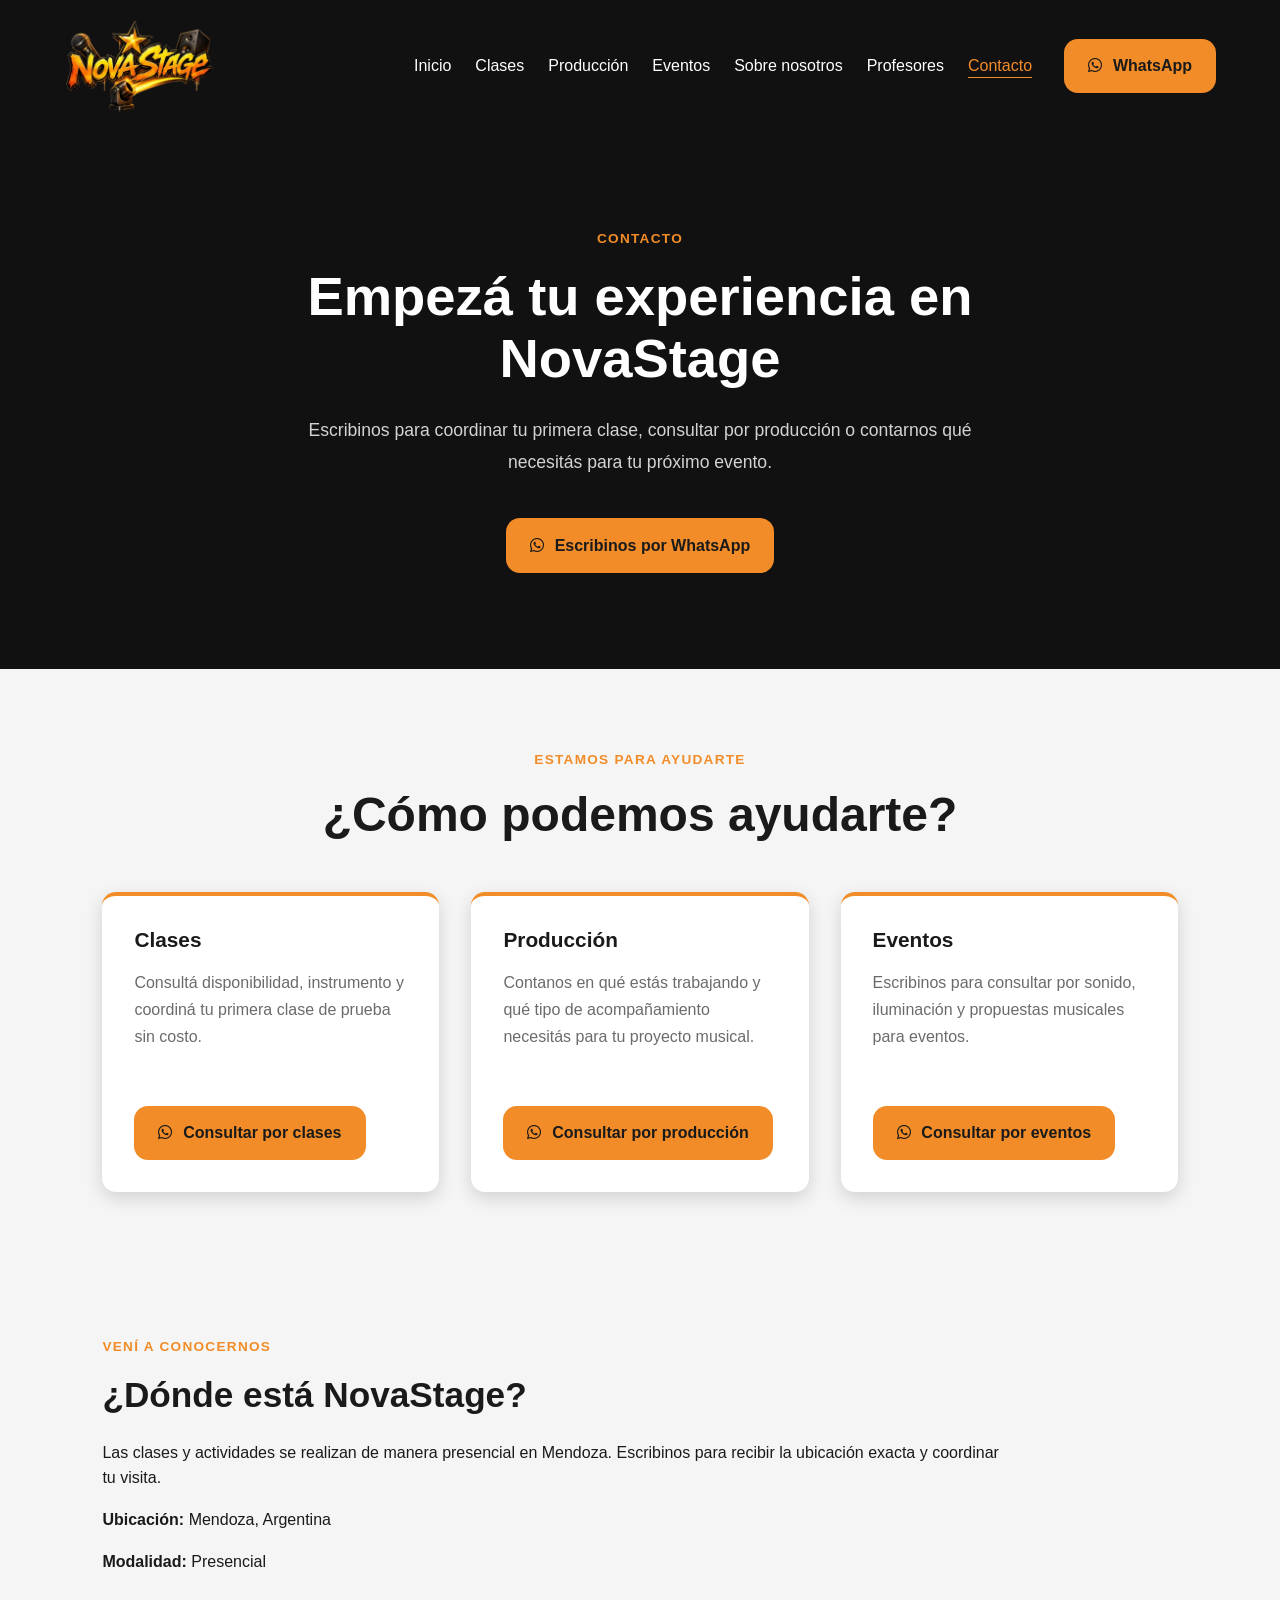
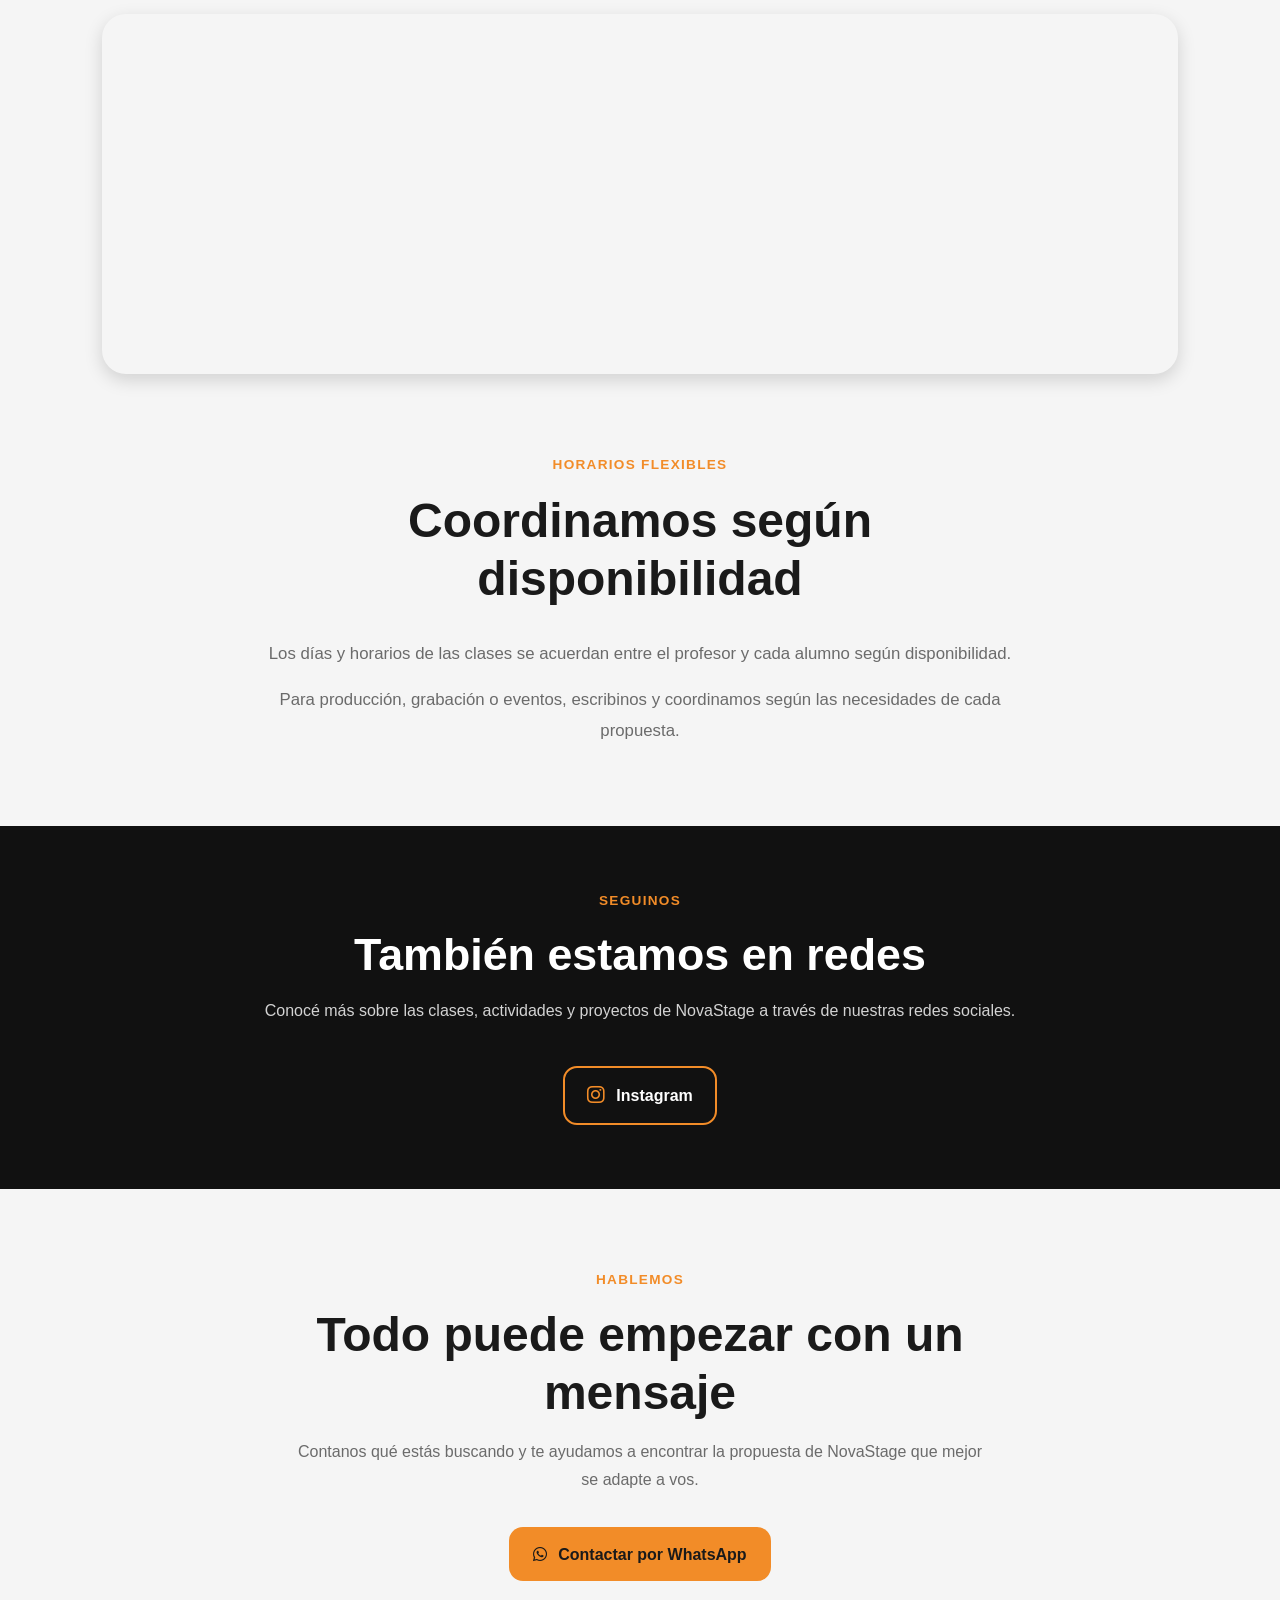
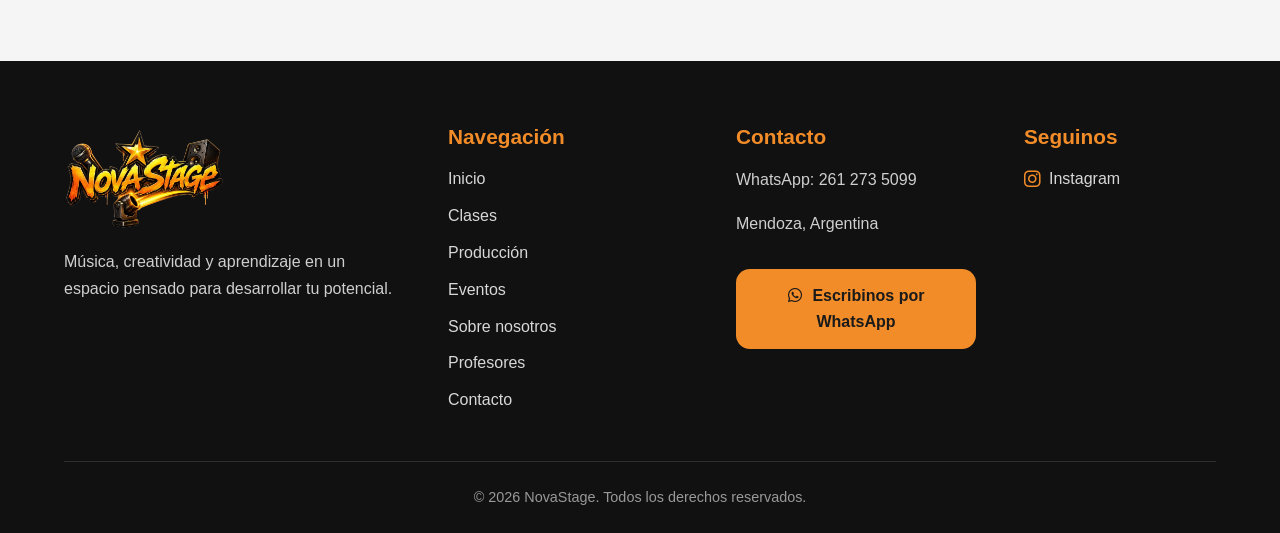
<file: pages/contacto.html>
<!DOCTYPE html>
<html lang="es-AR">
<head>
    <meta charset="UTF-8">
    <meta name="viewport" content="width=device-width, initial-scale=1.0">
    <meta name="description" content="Contactá a NovaStage para consultar por clases, producción musical y eventos en Mendoza. Coordiná tu visita y consultá disponibilidad.">
    <link
    rel="stylesheet"
    href="https://cdnjs.cloudflare.com/ajax/libs/font-awesome/6.7.2/css/all.min.css">
    <link rel="stylesheet" href="../css/styles.css">
    <title>Contacto y ubicación en Mendoza | NovaStage</title>
    <link rel="stylesheet" href="../css/responsive.css">
    <script src="../js/main.js" defer></script>
    <meta name="robots" content="index, follow, max-image-preview:large">
    <meta name="theme-color" content="#111111">
    <link rel="icon" href="../favicon.ico" sizes="16x16 32x32 48x48">
    <link rel="icon" type="image/png" href="../imagenes/favicon-96.png" sizes="96x96">
    <link rel="apple-touch-icon" href="../imagenes/apple-touch-icon.png" sizes="180x180">
    <meta property="og:type" content="website">
    <meta property="og:site_name" content="NovaStage">
    <meta property="og:locale" content="es_AR">
    <meta property="og:title" content="Contacto y ubicación en Mendoza | NovaStage">
    <meta property="og:description" content="Contactá a NovaStage para consultar por clases, producción musical y eventos en Mendoza. Coordiná tu visita y consultá disponibilidad.">
    <meta name="twitter:card" content="summary_large_image">
    <meta name="twitter:title" content="Contacto y ubicación en Mendoza | NovaStage">
    <meta name="twitter:description" content="Contactá a NovaStage para consultar por clases, producción musical y eventos en Mendoza. Coordiná tu visita y consultá disponibilidad.">
    <!-- SEO_PUBLIC_URLS_START -->
    <link rel="canonical" href="https://novastage-mendoza.netlify.app/pages/contacto.html">
    <meta property="og:url" content="https://novastage-mendoza.netlify.app/pages/contacto.html">
    <meta property="og:image" content="https://novastage-mendoza.netlify.app/imagenes/social-preview.jpg">
    <meta property="og:image:width" content="1200">
    <meta property="og:image:height" content="630">
    <meta property="og:image:alt" content="NovaStage — música, creatividad y aprendizaje en Mendoza">
    <meta name="twitter:image" content="https://novastage-mendoza.netlify.app/imagenes/social-preview.jpg">
    <meta name="twitter:image:alt" content="NovaStage — música, creatividad y aprendizaje en Mendoza">
    <!-- SEO_PUBLIC_URLS_END -->
</head>
<body>
    <header>
        <div id="logo">
            <a href="../index.html">
                <img src="../imagenes/header-logonovastage-removebg-preview.png" alt="NovaStage — academia de música en Mendoza" width="612" height="408">
            </a>
        </div>
        <button class="menu-toggle" type="button" aria-expanded="false" aria-controls="site-navigation">
            <span class="menu-toggle-icon" aria-hidden="true"></span>
            <span>Menú</span>
        </button>
        <nav id="site-navigation" aria-label="Navegación principal">
            <ul>
                    <li><a href="../index.html">Inicio</a></li>
                    <li><a href="./clases.html">Clases</a></li>
                    <li><a href="./produccion.html">Producción</a></li>
                    <li><a href="./eventos.html">Eventos</a></li>
                    <li><a href="./nosotros.html">Sobre nosotros</a></li>
                    <li><a href="../index.html#profesores">Profesores</a></li>
                    <li><a href="./contacto.html" aria-current="page">Contacto</a></li>
                </ul>
            <a href="https://wa.me/5492612735099?text=Hola%2C%20quiero%20consultar%20sobre%20NovaStage." class="btn-whatsapp"><i class="fa-brands fa-whatsapp" aria-hidden="true"></i> WhatsApp</a>
        </nav>
    </header>
    <main>

    <section id="hero-contacto">

        <div class="hero-content">

            <p class="hero-label">Contacto</p>

            <h1>
                Empezá tu experiencia en NovaStage
            </h1>

            <p class="hero-description">
                Escribinos para coordinar tu primera clase, consultar por producción
                o contarnos qué necesitás para tu próximo evento.
            </p>

            <a href="https://wa.me/5492612735099?text=Hola%2C%20quiero%20consultar%20sobre%20NovaStage." class="btn-whatsapp"><i class="fa-brands fa-whatsapp" aria-hidden="true"></i> Escribinos por WhatsApp</a>

        </div>

    </section>


    <section id="contacto-info">

        <div class="section-heading">

            <p class="section-label">Estamos para ayudarte</p>

            <h2>¿Cómo podemos ayudarte?</h2>

        </div>

        <div class="contact-options">

            <article class="contact-card">
                <h3>Clases</h3>
                <p>
                    Consultá disponibilidad, instrumento y coordiná tu primera
                    clase de prueba sin costo.
                </p>

                <a href="https://wa.me/5492612735099?text=Hola%2C%20quiero%20consultar%20por%20las%20clases%20de%20m%C3%BAsica%20y%20coordinar%20mi%20primera%20clase%20sin%20costo." class="btn-whatsapp"><i class="fa-brands fa-whatsapp" aria-hidden="true"></i> Consultar por clases</a>
            </article>

            <article class="contact-card">
                <h3>Producción</h3>
                <p>
                    Contanos en qué estás trabajando y qué tipo de acompañamiento
                    necesitás para tu proyecto musical.
                </p>

                <a href="https://wa.me/5492612735099?text=Hola%2C%20quiero%20consultar%20por%20producci%C3%B3n%20musical%20y%20contarles%20sobre%20mi%20proyecto." class="btn-whatsapp"><i class="fa-brands fa-whatsapp" aria-hidden="true"></i> Consultar por producción</a>
            </article>

            <article class="contact-card">
                <h3>Eventos</h3>
                <p>
                    Escribinos para consultar por sonido, iluminación
                    y propuestas musicales para eventos.
                </p>

                <a href="https://wa.me/5492612735099?text=Hola%2C%20quiero%20consultar%20por%20sonido%20y%20m%C3%BAsica%20para%20mi%20evento." class="btn-whatsapp"><i class="fa-brands fa-whatsapp" aria-hidden="true"></i> Consultar por eventos</a>
            </article>

        </div>

    </section>


    <section id="ubicacion">

        <div class="location-content">

            <p class="section-label">Vení a conocernos</p>

            <h2>¿Dónde está NovaStage?</h2>

            <p>
                Las clases y actividades se realizan de manera presencial en Mendoza.
                Escribinos para recibir la ubicación exacta y coordinar tu visita.
            </p>

            <div class="location-info">
                <p><strong>Ubicación:</strong> Mendoza, Argentina</p>
                <p><strong>Modalidad:</strong> Presencial</p>
            </div>

        </div>

        <div class="location-map">
            <iframe title="Ubicación de NovaStage en Mendoza" src="https://www.google.com/maps/embed?pb=!1m17!1m12!1m3!1d476.0962692957452!2d-68.8783625979702!3d-32.86804470661982!2m3!1f0!2f0!3f0!3m2!1i1024!2i768!4f13.1!3m2!1m1!2zMzLCsDUyJzA0LjciUyA2OMKwNTInNDAuNCJX!5e1!3m2!1ses!2sar!4v1791241162442!5m2!1ses!2sar" width="600" height="450" style="border:0;" allowfullscreen="" loading="lazy" referrerpolicy="strict-origin-when-cross-origin"></iframe>
        </div>

    </section>


    <section id="horarios-contacto">

        <div class="section-heading">

            <p class="section-label">Horarios flexibles</p>

            <h2>Coordinamos según disponibilidad</h2>

        </div>

        <p>
            Los días y horarios de las clases se acuerdan entre el profesor
            y cada alumno según disponibilidad.
        </p>

        <p>
            Para producción, grabación o eventos, escribinos y coordinamos
            según las necesidades de cada propuesta.
        </p>

    </section>


    <section id="redes">

        <div class="section-heading">

            <p class="section-label">Seguinos</p>

            <h2>También estamos en redes</h2>

            <p>
                Conocé más sobre las clases, actividades y proyectos de NovaStage
                a través de nuestras redes sociales.
            </p>

        </div>

        <a href="https://www.instagram.com/novastageproducciones/" target="_blank" rel="noopener noreferrer" class="social-link">
            <i class="fa-brands fa-instagram"></i>
            Instagram
        </a>

    </section>


    <section id="cta-contacto">

        <div class="cta-content">

            <p class="section-label">Hablemos</p>

            <h2>Todo puede empezar con un mensaje</h2>

            <p>
                Contanos qué estás buscando y te ayudamos a encontrar
                la propuesta de NovaStage que mejor se adapte a vos.
            </p>

            <a href="https://wa.me/5492612735099?text=Hola%2C%20quiero%20consultar%20sobre%20NovaStage." class="btn-whatsapp"><i class="fa-brands fa-whatsapp" aria-hidden="true"></i> Contactar por WhatsApp</a>

        </div>

    </section>

</main>
<footer id="footer">
        <div class="footer-container">
            <div class="footer-brand">
                <a href="../index.html">
                    <img src="../imagenes/header-logonovastage-removebg-preview.png" alt="Logo NovaStage" width="612" height="408">
                </a>
                <p>
                    Música, creatividad y aprendizaje en un espacio pensado
                    para desarrollar tu potencial.
                </p>
            </div>

            <div class="footer-nav">
                <h3>Navegación</h3>
                <ul>
                    <li><a href="../index.html">Inicio</a></li>
                    <li><a href="./clases.html">Clases</a></li>
                    <li><a href="./produccion.html">Producción</a></li>
                    <li><a href="./eventos.html">Eventos</a></li>
                    <li><a href="./nosotros.html">Sobre nosotros</a></li>
                    <li><a href="../index.html#profesores">Profesores</a></li>
                    <li><a href="./contacto.html" aria-current="page">Contacto</a></li>
                </ul>
            </div>

            <div class="footer-contact">
                <h3>Contacto</h3>

                <p>WhatsApp: 261 273 5099</p>
                <p>Mendoza, Argentina</p>

                <a href="https://wa.me/5492612735099?text=Hola%2C%20quiero%20consultar%20sobre%20NovaStage." class="btn-whatsapp"><i class="fa-brands fa-whatsapp" aria-hidden="true"></i> Escribinos por WhatsApp</a>
            </div>

            <div class="footer-social">
                <h3>Seguinos</h3>

                <a href="https://www.instagram.com/novastageproducciones/" target="_blank" rel="noopener noreferrer">
                    <i class="fa-brands fa-instagram" aria-hidden="true"></i>
                    Instagram
                </a>
            </div>
        </div>
        <div class="footer-bottom">
            <p>&copy; 2026 NovaStage. Todos los derechos reservados.</p>
        </div>
    </footer>
</body>
</html>
</file>
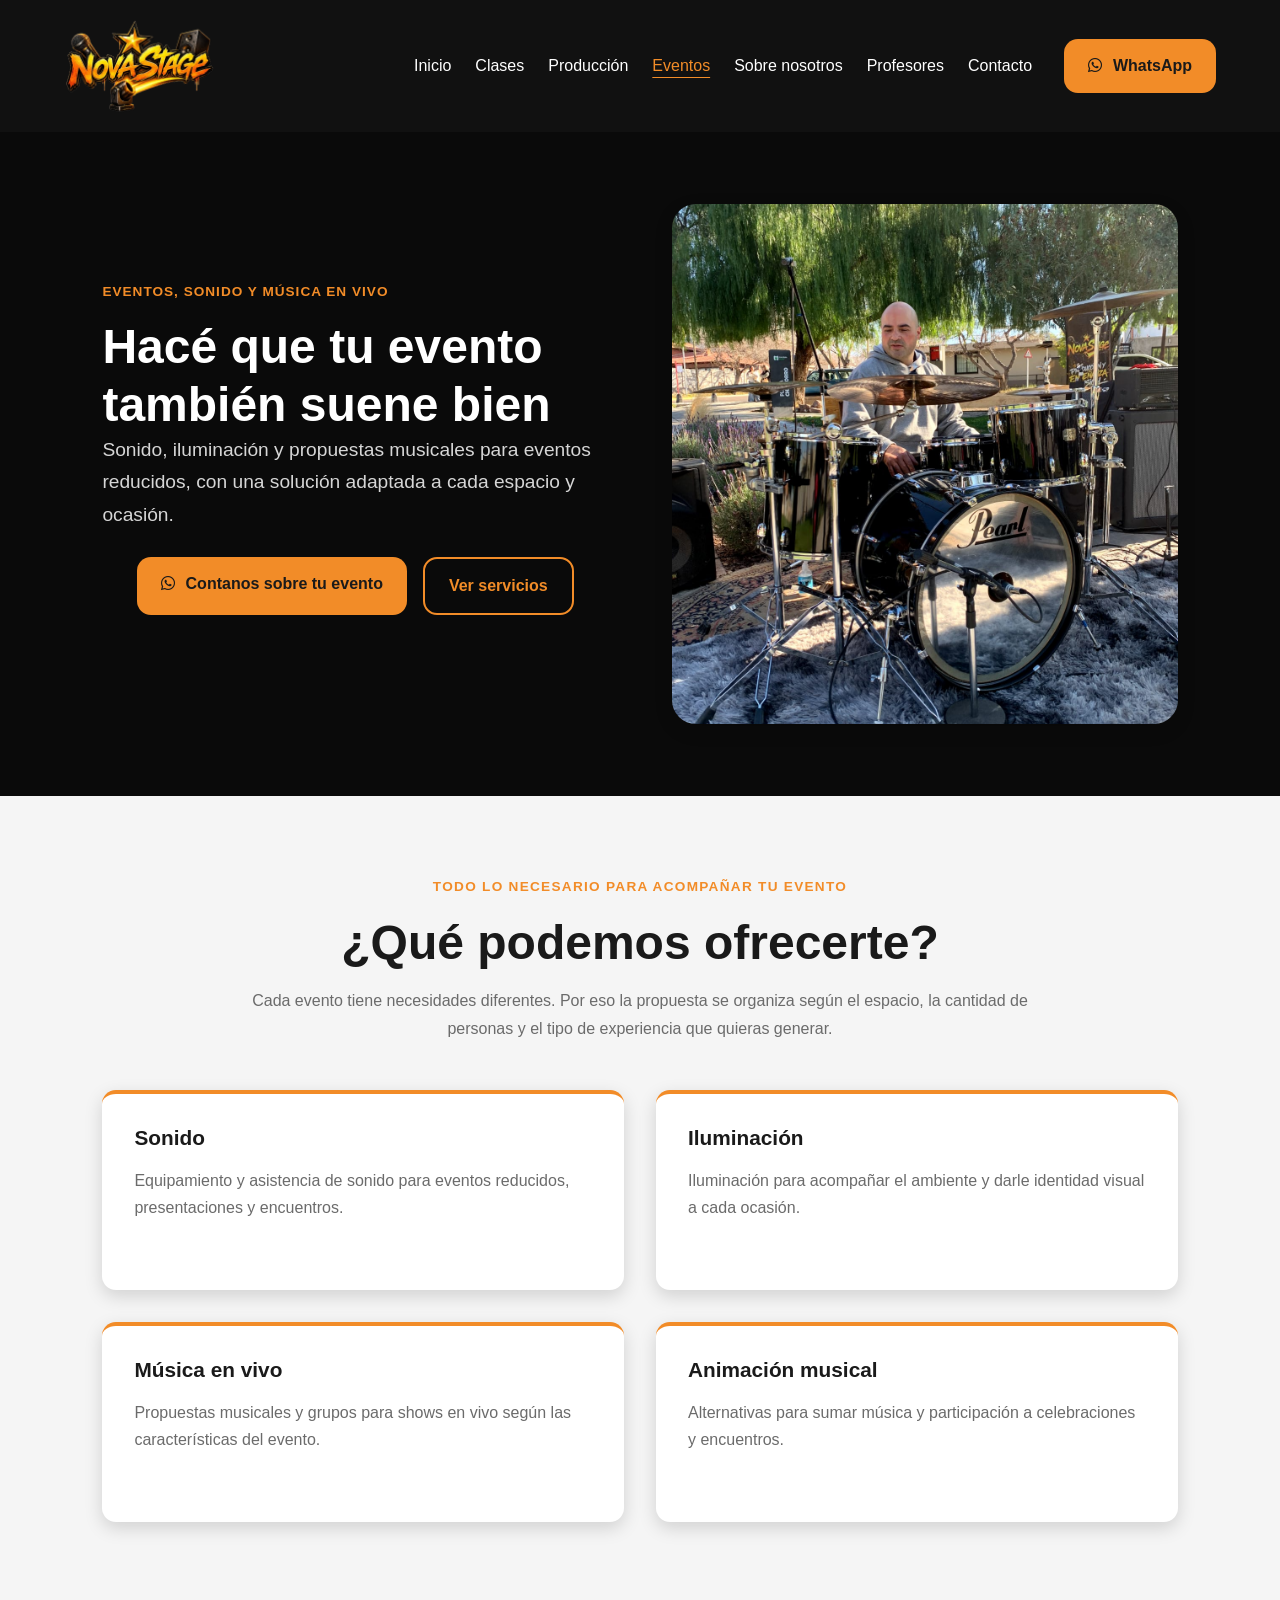
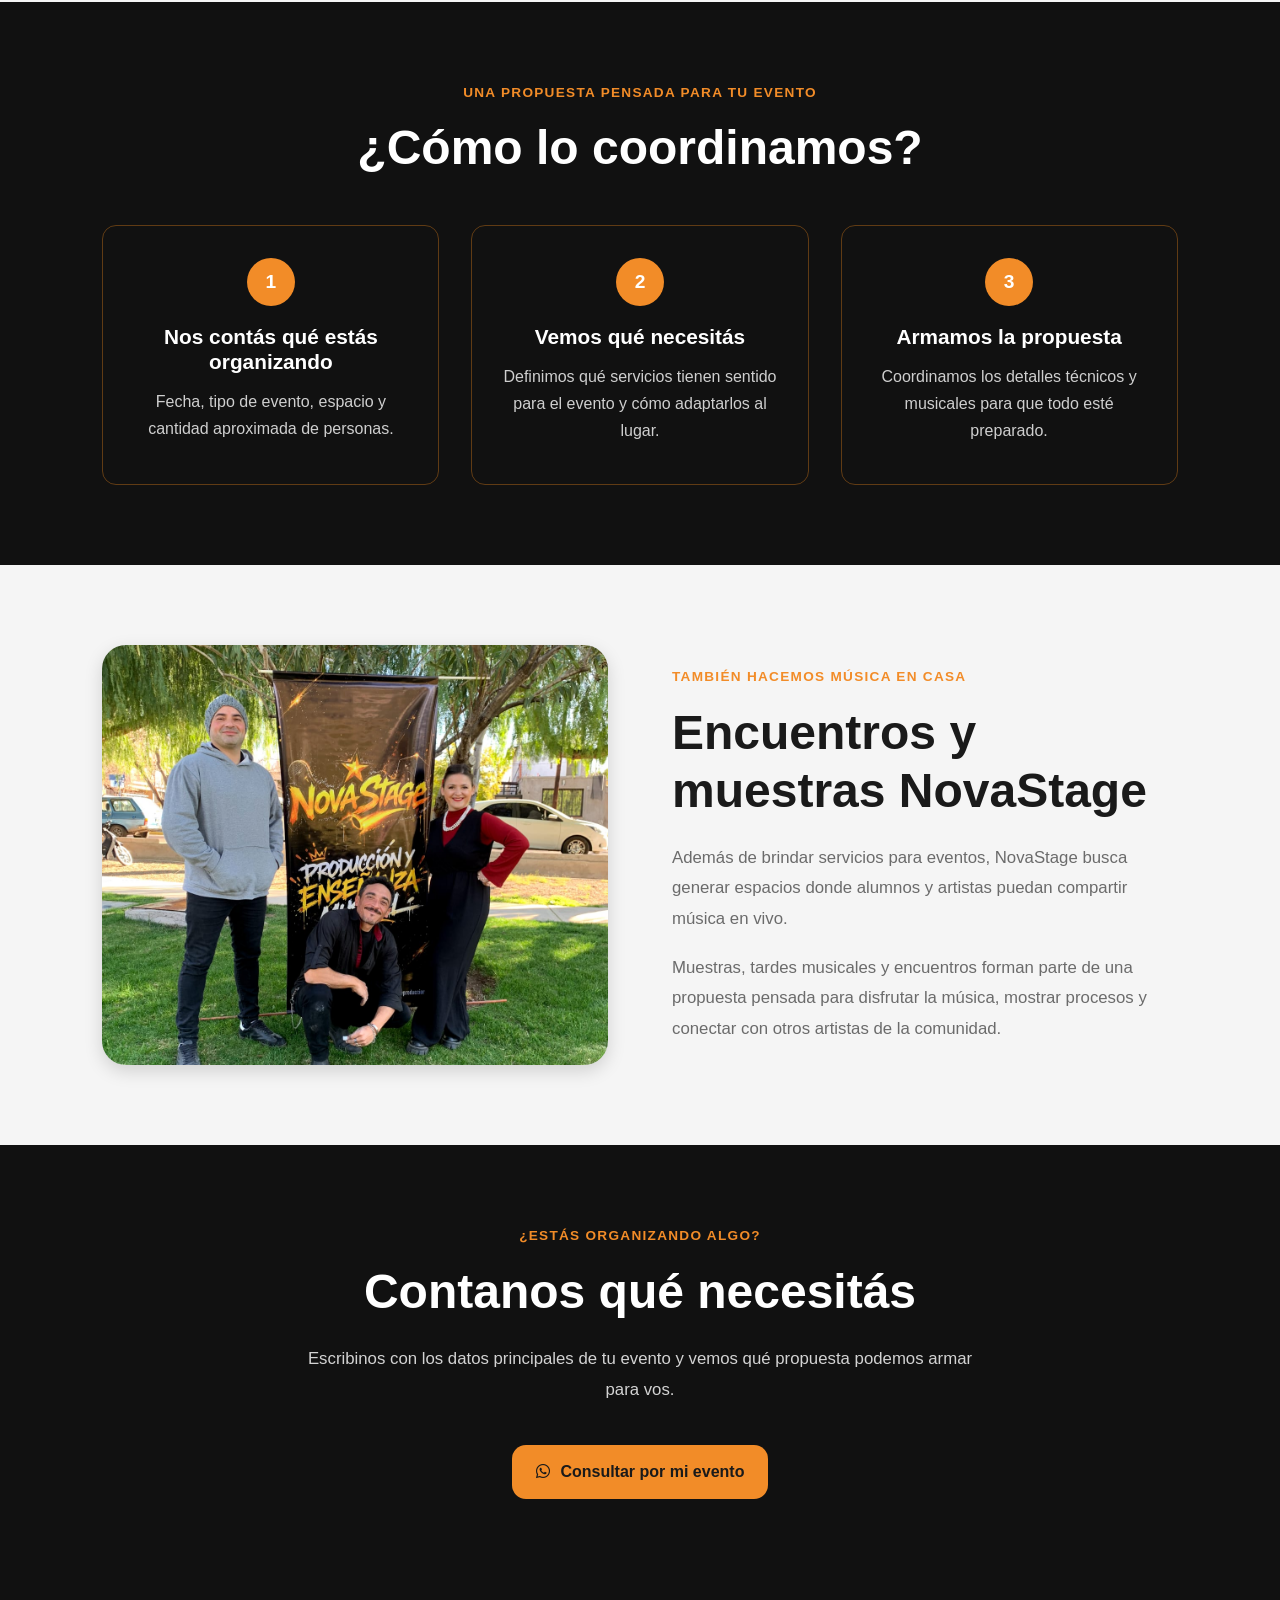
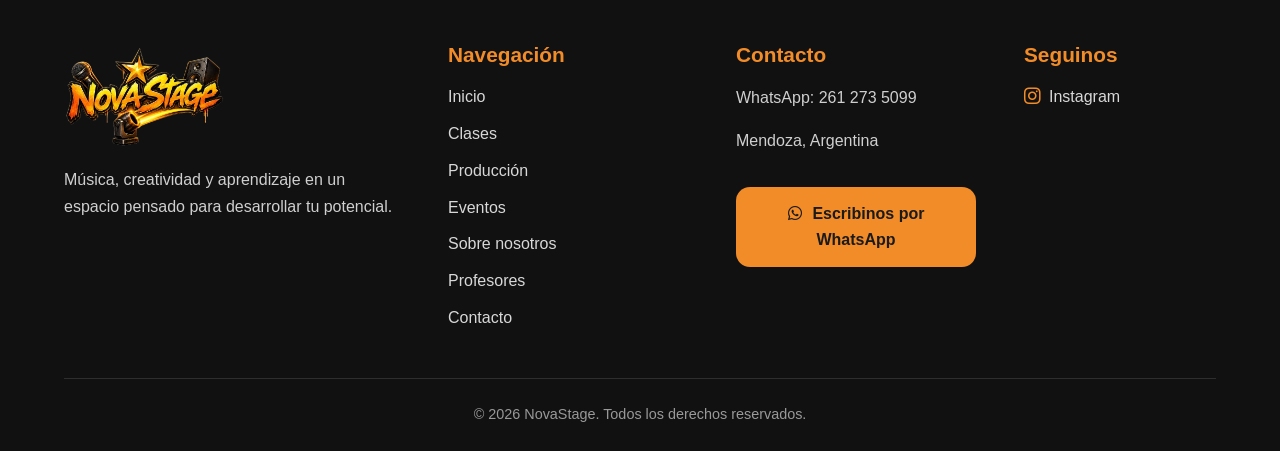
<file: pages/eventos.html>
<!DOCTYPE html>
<html lang="es-AR">
<head>
    <meta charset="UTF-8">
    <meta name="viewport" content="width=device-width, initial-scale=1.0">
    <meta name="description" content="Sonido, iluminación y propuestas musicales para eventos reducidos en Mendoza. Consultá por una propuesta adaptada a tu evento.">
    <link
    rel="stylesheet"
    href="https://cdnjs.cloudflare.com/ajax/libs/font-awesome/6.7.2/css/all.min.css">
    <link rel="stylesheet" href="../css/styles.css">
    <title>Sonido y música para eventos | NovaStage</title>
    <link rel="stylesheet" href="../css/responsive.css">
    <script src="../js/main.js" defer></script>
    <meta name="robots" content="index, follow, max-image-preview:large">
    <meta name="theme-color" content="#111111">
    <link rel="icon" href="../favicon.ico" sizes="16x16 32x32 48x48">
    <link rel="icon" type="image/png" href="../imagenes/favicon-96.png" sizes="96x96">
    <link rel="apple-touch-icon" href="../imagenes/apple-touch-icon.png" sizes="180x180">
    <meta property="og:type" content="website">
    <meta property="og:site_name" content="NovaStage">
    <meta property="og:locale" content="es_AR">
    <meta property="og:title" content="Sonido y música para eventos | NovaStage">
    <meta property="og:description" content="Sonido, iluminación y propuestas musicales para eventos reducidos en Mendoza. Consultá por una propuesta adaptada a tu evento.">
    <meta name="twitter:card" content="summary_large_image">
    <meta name="twitter:title" content="Sonido y música para eventos | NovaStage">
    <meta name="twitter:description" content="Sonido, iluminación y propuestas musicales para eventos reducidos en Mendoza. Consultá por una propuesta adaptada a tu evento.">
    <!-- SEO_PUBLIC_URLS_START -->
    <link rel="canonical" href="https://novastage-mendoza.netlify.app/pages/eventos.html">
    <meta property="og:url" content="https://novastage-mendoza.netlify.app/pages/eventos.html">
    <meta property="og:image" content="https://novastage-mendoza.netlify.app/imagenes/social-preview.jpg">
    <meta property="og:image:width" content="1200">
    <meta property="og:image:height" content="630">
    <meta property="og:image:alt" content="NovaStage — música, creatividad y aprendizaje en Mendoza">
    <meta name="twitter:image" content="https://novastage-mendoza.netlify.app/imagenes/social-preview.jpg">
    <meta name="twitter:image:alt" content="NovaStage — música, creatividad y aprendizaje en Mendoza">
    <!-- SEO_PUBLIC_URLS_END -->
</head>
<body>
    <header>
        <div id="logo">
            <a href="../index.html">
                <img src="../imagenes/header-logonovastage-removebg-preview.png" alt="NovaStage — academia de música en Mendoza" width="612" height="408">
            </a>
        </div>
        <button class="menu-toggle" type="button" aria-expanded="false" aria-controls="site-navigation">
            <span class="menu-toggle-icon" aria-hidden="true"></span>
            <span>Menú</span>
        </button>
        <nav id="site-navigation" aria-label="Navegación principal">
            <ul>
                    <li><a href="../index.html">Inicio</a></li>
                    <li><a href="./clases.html">Clases</a></li>
                    <li><a href="./produccion.html">Producción</a></li>
                    <li><a href="./eventos.html" aria-current="page">Eventos</a></li>
                    <li><a href="./nosotros.html">Sobre nosotros</a></li>
                    <li><a href="../index.html#profesores">Profesores</a></li>
                    <li><a href="./contacto.html">Contacto</a></li>
                </ul>
            <a href="https://wa.me/5492612735099?text=Hola%2C%20quiero%20consultar%20sobre%20NovaStage." class="btn-whatsapp"><i class="fa-brands fa-whatsapp" aria-hidden="true"></i> WhatsApp</a>
        </nav>
    </header>
    <main>

    <section id="hero-eventos">

        <div class="hero-content">

            <p class="hero-label">Eventos, sonido y música en vivo</p>

            <h1>
                Hacé que tu evento también suene bien
            </h1>

            <p class="hero-description">
                Sonido, iluminación y propuestas musicales para eventos reducidos,
                con una solución adaptada a cada espacio y ocasión.
            </p>

            <div class="hero-actions">
                <a href="https://wa.me/5492612735099?text=Hola%2C%20quiero%20consultar%20por%20sonido%20y%20m%C3%BAsica%20para%20mi%20evento." class="btn-primary"><i class="fa-brands fa-whatsapp" aria-hidden="true"></i> Contanos sobre tu evento</a>

                <a href="#servicios-eventos" class="btn-secondary">
                    Ver servicios
                </a>
            </div>

        </div>

        <div class="hero-image">
            <img src="../imagenes/eventos2.jpeg" alt="Servicio de sonido y música en vivo de NovaStage" width="1200" height="1600" fetchpriority="high" decoding="async">
        </div>

    </section>


    <section id="servicios-eventos">

        <div class="section-heading">

            <p class="section-label">
                Todo lo necesario para acompañar tu evento
            </p>

            <h2>¿Qué podemos ofrecerte?</h2>

            <p>
                Cada evento tiene necesidades diferentes. Por eso la propuesta
                se organiza según el espacio, la cantidad de personas y el tipo
                de experiencia que quieras generar.
            </p>

        </div>

        <div class="events-services">

            <article class="event-card">
                <h3>Sonido</h3>
                <p>
                    Equipamiento y asistencia de sonido para eventos reducidos,
                    presentaciones y encuentros.
                </p>
            </article>

            <article class="event-card">
                <h3>Iluminación</h3>
                <p>
                    Iluminación para acompañar el ambiente y darle identidad
                    visual a cada ocasión.
                </p>
            </article>

            <article class="event-card">
                <h3>Música en vivo</h3>
                <p>
                    Propuestas musicales y grupos para shows en vivo
                    según las características del evento.
                </p>
            </article>

            <article class="event-card">
                <h3>Animación musical</h3>
                <p>
                    Alternativas para sumar música y participación
                    a celebraciones y encuentros.
                </p>
            </article>

        </div>

    </section>


    <section id="proceso-eventos">

        <div class="section-heading">

            <p class="section-label">
                Una propuesta pensada para tu evento
            </p>

            <h2>¿Cómo lo coordinamos?</h2>

        </div>

        <div class="event-process">

            <article class="process-step">
                <span>1</span>

                <h3>Nos contás qué estás organizando</h3>

                <p>
                    Fecha, tipo de evento, espacio y cantidad aproximada
                    de personas.
                </p>
            </article>

            <article class="process-step">
                <span>2</span>

                <h3>Vemos qué necesitás</h3>

                <p>
                    Definimos qué servicios tienen sentido para el evento
                    y cómo adaptarlos al lugar.
                </p>
            </article>

            <article class="process-step">
                <span>3</span>

                <h3>Armamos la propuesta</h3>

                <p>
                    Coordinamos los detalles técnicos y musicales
                    para que todo esté preparado.
                </p>
            </article>

        </div>

    </section>


    <section id="encuentros-novastage">

        <div class="encounters-image">
            <img src="../imagenes/eventos.jpeg" alt="Encuentro musical organizado por NovaStage" width="1200" height="1600" loading="lazy" decoding="async">
        </div>

        <div class="encounters-content">

            <p class="section-label">
                También hacemos música en casa
            </p>

            <h2>Encuentros y muestras NovaStage</h2>

            <p>
                Además de brindar servicios para eventos, NovaStage busca generar
                espacios donde alumnos y artistas puedan compartir música en vivo.
            </p>

            <p>
                Muestras, tardes musicales y encuentros forman parte de una propuesta
                pensada para disfrutar la música, mostrar procesos y conectar
                con otros artistas de la comunidad.
            </p>

        </div>

    </section>


    <section id="cta-eventos">

        <div class="cta-content">

            <p class="section-label">¿Estás organizando algo?</p>

            <h2>Contanos qué necesitás</h2>

            <p>
                Escribinos con los datos principales de tu evento
                y vemos qué propuesta podemos armar para vos.
            </p>

            <a href="https://wa.me/5492612735099?text=Hola%2C%20quiero%20consultar%20por%20sonido%20y%20m%C3%BAsica%20para%20mi%20evento." class="btn-whatsapp"><i class="fa-brands fa-whatsapp" aria-hidden="true"></i> Consultar por mi evento</a>

        </div>

    </section>

</main>
    <footer id="footer">
        <div class="footer-container">
            <div class="footer-brand">
                <a href="../index.html">
                    <img src="../imagenes/header-logonovastage-removebg-preview.png" alt="Logo NovaStage" width="612" height="408">
                </a>
                <p>
                    Música, creatividad y aprendizaje en un espacio pensado
                    para desarrollar tu potencial.
                </p>
            </div>

            <div class="footer-nav">
                <h3>Navegación</h3>
                <ul>
                    <li><a href="../index.html">Inicio</a></li>
                    <li><a href="./clases.html">Clases</a></li>
                    <li><a href="./produccion.html">Producción</a></li>
                    <li><a href="./eventos.html" aria-current="page">Eventos</a></li>
                    <li><a href="./nosotros.html">Sobre nosotros</a></li>
                    <li><a href="../index.html#profesores">Profesores</a></li>
                    <li><a href="./contacto.html">Contacto</a></li>
                </ul>
            </div>

            <div class="footer-contact">
                <h3>Contacto</h3>

                <p>WhatsApp: 261 273 5099</p>
                <p>Mendoza, Argentina</p>

                <a href="https://wa.me/5492612735099?text=Hola%2C%20quiero%20consultar%20sobre%20NovaStage." class="btn-whatsapp"><i class="fa-brands fa-whatsapp" aria-hidden="true"></i> Escribinos por WhatsApp</a>
            </div>

            <div class="footer-social">
                <h3>Seguinos</h3>

                <a href="https://www.instagram.com/novastageproducciones/" target="_blank" rel="noopener noreferrer">
                    <i class="fa-brands fa-instagram" aria-hidden="true"></i>
                    Instagram
                </a>
            </div>
        </div>
        <div class="footer-bottom">
            <p>&copy; 2026 NovaStage. Todos los derechos reservados.</p>
        </div>
    </footer>
</body>
</html>
</file>
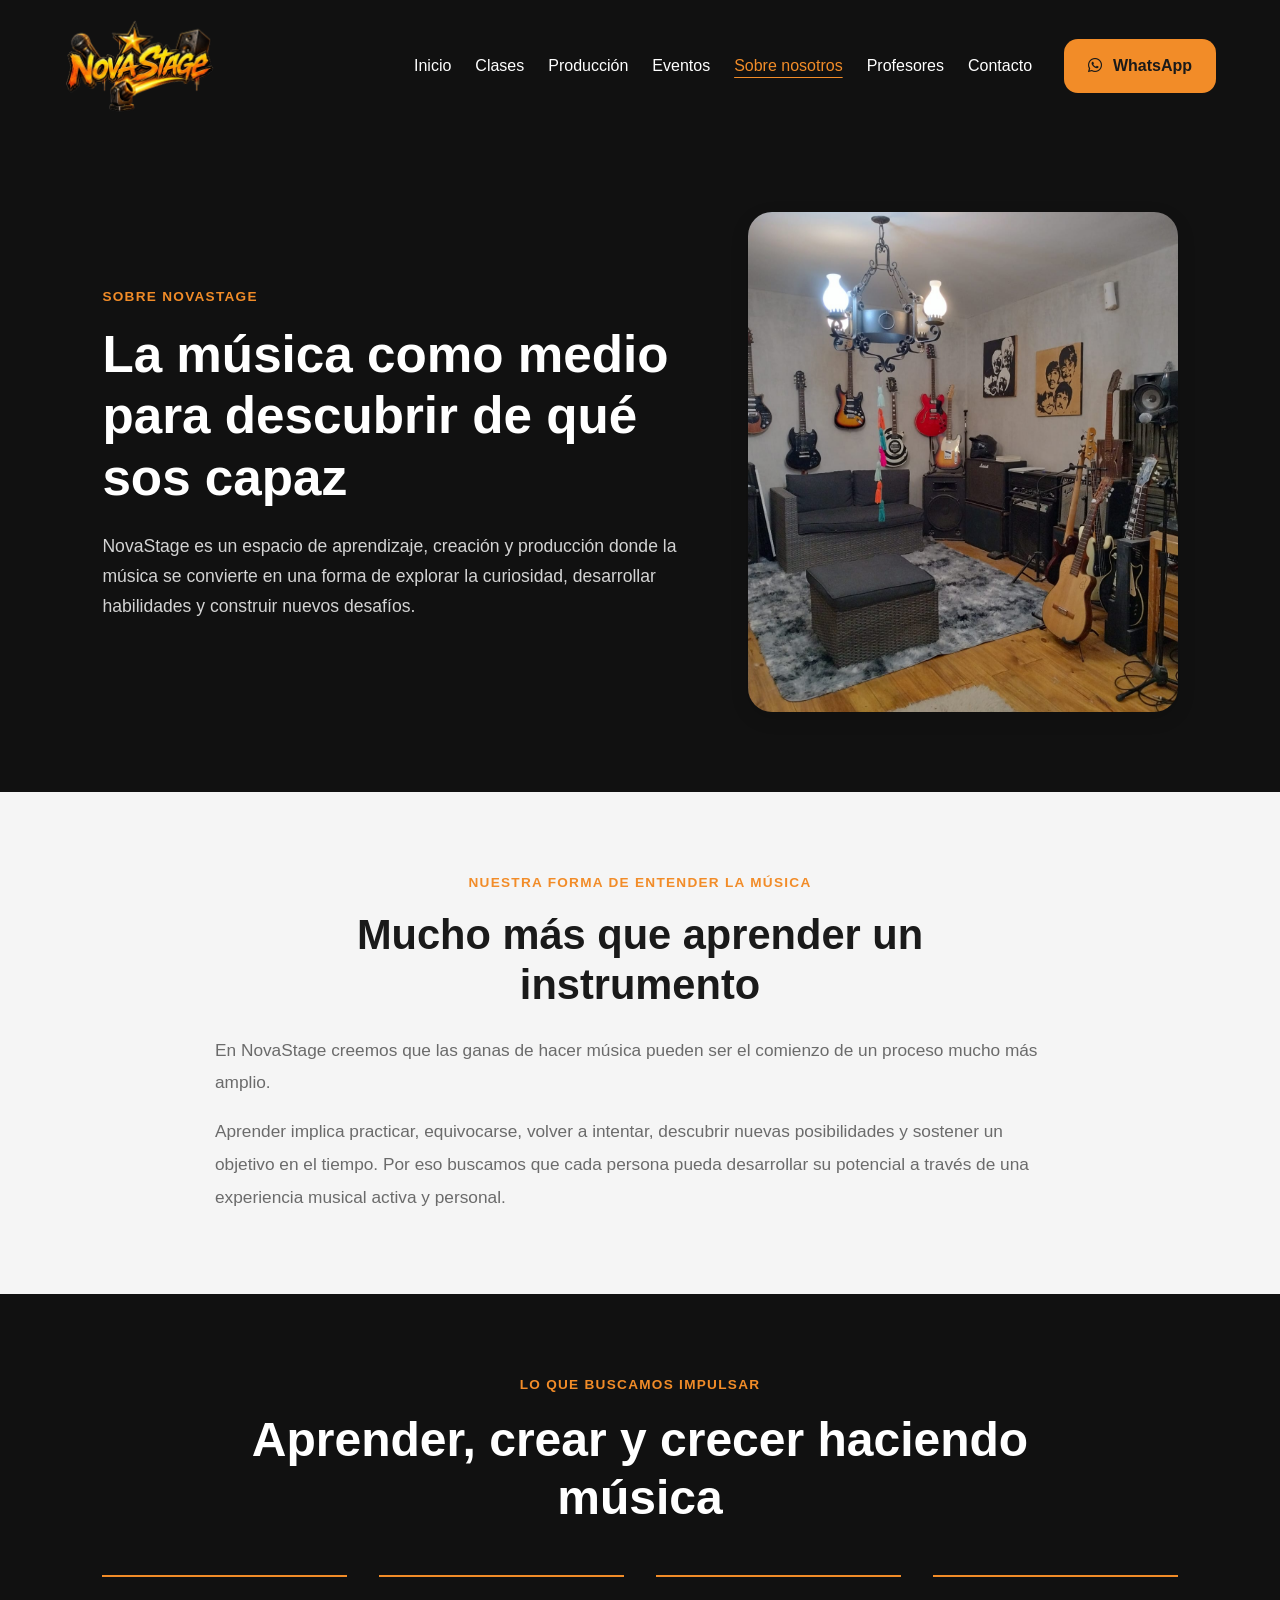
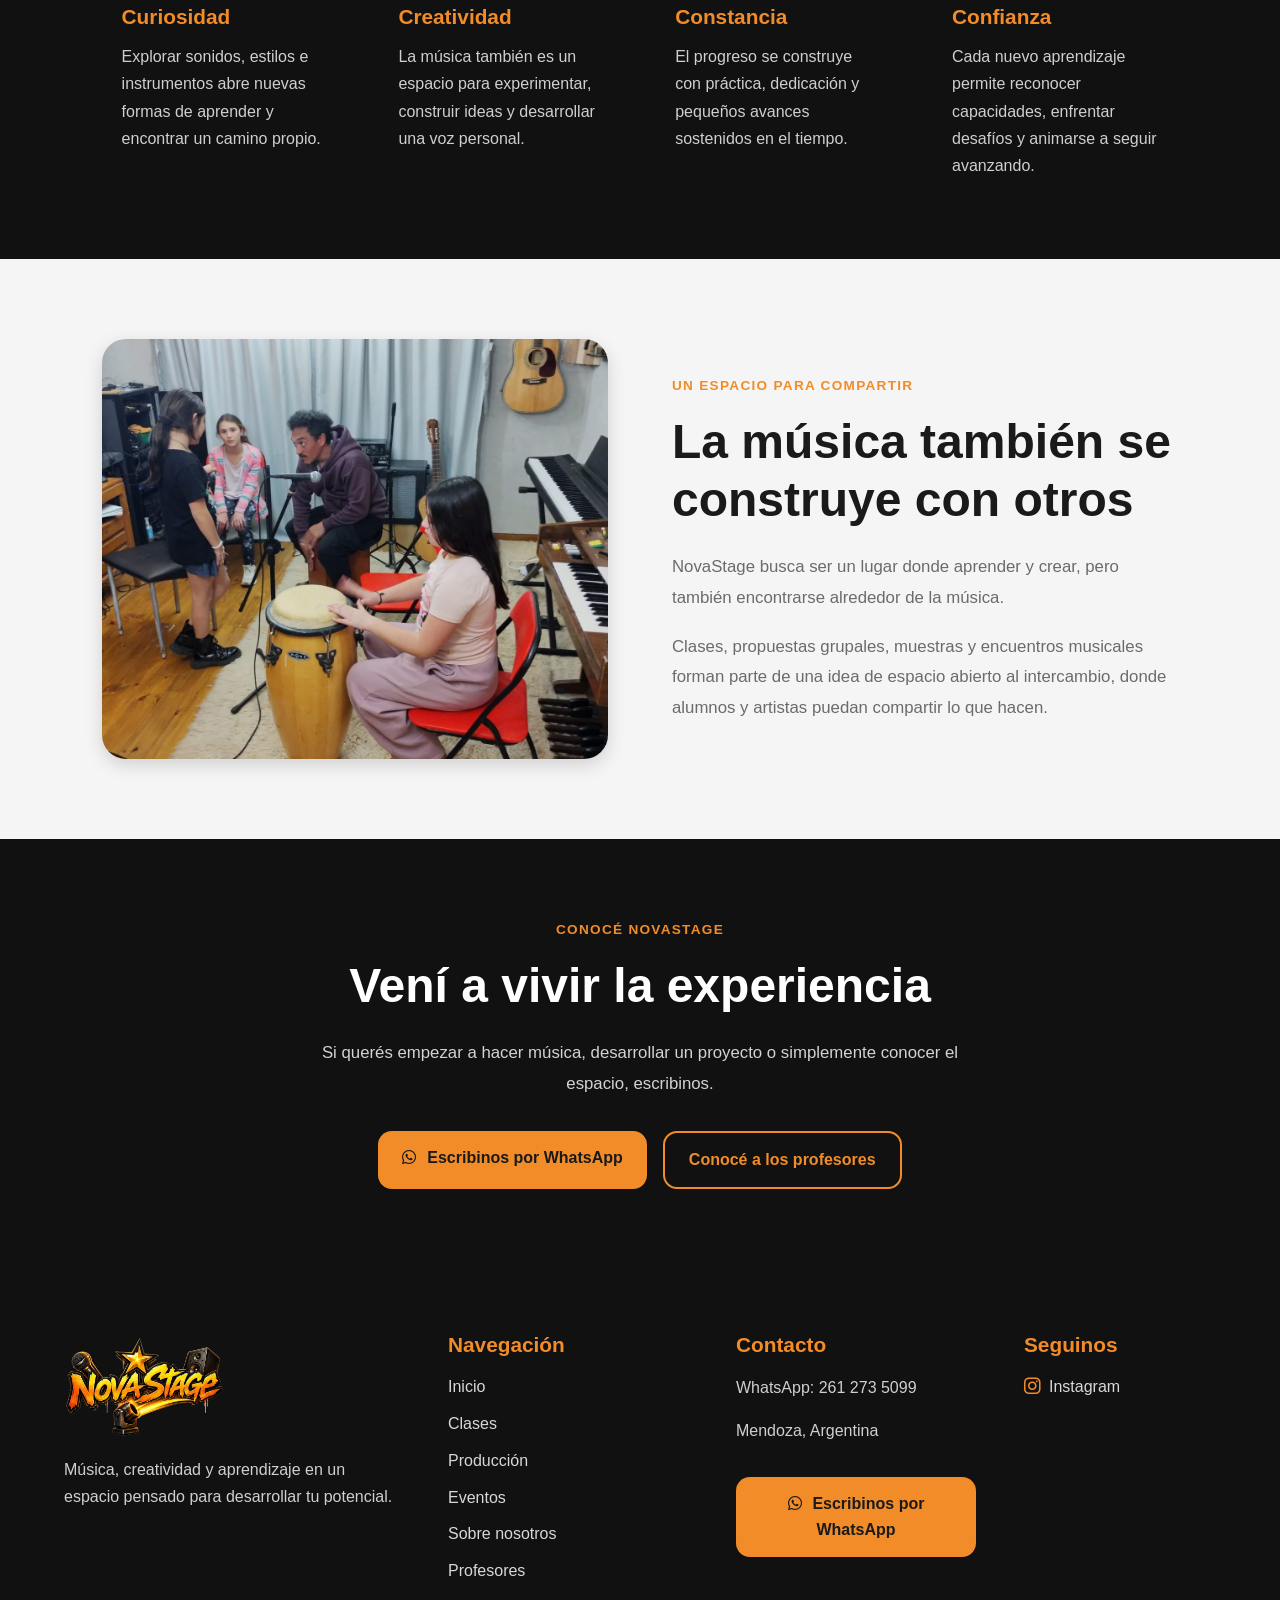
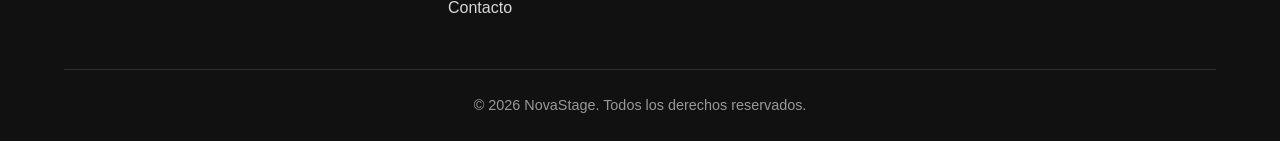
<file: pages/nosotros.html>
<!DOCTYPE html>
<html lang="es-AR">
<head>
    <meta charset="UTF-8">
    <meta name="viewport" content="width=device-width, initial-scale=1.0">
    <meta name="description" content="Conocé NovaStage, un espacio en Mendoza para aprender, crear y compartir música a través de clases, producción y encuentros.">
    <link
    rel="stylesheet"
    href="https://cdnjs.cloudflare.com/ajax/libs/font-awesome/6.7.2/css/all.min.css">
    <link rel="stylesheet" href="../css/styles.css">
    <title>Sobre nosotros | NovaStage</title>
    <link rel="stylesheet" href="../css/responsive.css">
    <script src="../js/main.js" defer></script>
    <meta name="robots" content="index, follow, max-image-preview:large">
    <meta name="theme-color" content="#111111">
    <link rel="icon" href="../favicon.ico" sizes="16x16 32x32 48x48">
    <link rel="icon" type="image/png" href="../imagenes/favicon-96.png" sizes="96x96">
    <link rel="apple-touch-icon" href="../imagenes/apple-touch-icon.png" sizes="180x180">
    <meta property="og:type" content="website">
    <meta property="og:site_name" content="NovaStage">
    <meta property="og:locale" content="es_AR">
    <meta property="og:title" content="Sobre nosotros | NovaStage">
    <meta property="og:description" content="Conocé NovaStage, un espacio en Mendoza para aprender, crear y compartir música a través de clases, producción y encuentros.">
    <meta name="twitter:card" content="summary_large_image">
    <meta name="twitter:title" content="Sobre nosotros | NovaStage">
    <meta name="twitter:description" content="Conocé NovaStage, un espacio en Mendoza para aprender, crear y compartir música a través de clases, producción y encuentros.">
    <!-- SEO_PUBLIC_URLS_START -->
    <link rel="canonical" href="https://novastage-mendoza.netlify.app/pages/nosotros.html">
    <meta property="og:url" content="https://novastage-mendoza.netlify.app/pages/nosotros.html">
    <meta property="og:image" content="https://novastage-mendoza.netlify.app/imagenes/social-preview.jpg">
    <meta property="og:image:width" content="1200">
    <meta property="og:image:height" content="630">
    <meta property="og:image:alt" content="NovaStage — música, creatividad y aprendizaje en Mendoza">
    <meta name="twitter:image" content="https://novastage-mendoza.netlify.app/imagenes/social-preview.jpg">
    <meta name="twitter:image:alt" content="NovaStage — música, creatividad y aprendizaje en Mendoza">
    <!-- SEO_PUBLIC_URLS_END -->
</head>
<body>
    <header>
        <div id="logo">
            <a href="../index.html">
                <img src="../imagenes/header-logonovastage-removebg-preview.png" alt="NovaStage — academia de música en Mendoza" width="612" height="408">
            </a>
        </div>
        <button class="menu-toggle" type="button" aria-expanded="false" aria-controls="site-navigation">
            <span class="menu-toggle-icon" aria-hidden="true"></span>
            <span>Menú</span>
        </button>
        <nav id="site-navigation" aria-label="Navegación principal">
            <ul>
                    <li><a href="../index.html">Inicio</a></li>
                    <li><a href="./clases.html">Clases</a></li>
                    <li><a href="./produccion.html">Producción</a></li>
                    <li><a href="./eventos.html">Eventos</a></li>
                    <li><a href="./nosotros.html" aria-current="page">Sobre nosotros</a></li>
                    <li><a href="../index.html#profesores">Profesores</a></li>
                    <li><a href="./contacto.html">Contacto</a></li>
                </ul>
            <a href="https://wa.me/5492612735099?text=Hola%2C%20quiero%20consultar%20sobre%20NovaStage." class="btn-whatsapp"><i class="fa-brands fa-whatsapp" aria-hidden="true"></i> WhatsApp</a>
        </nav>
    </header>
    <main>

    <section id="hero-nosotros">

        <div class="hero-content">

            <p class="hero-label">Sobre NovaStage</p>

            <h1>
                La música como medio para descubrir de qué sos capaz
            </h1>

            <p class="hero-description">
                NovaStage es un espacio de aprendizaje, creación y producción
                donde la música se convierte en una forma de explorar la curiosidad,
                desarrollar habilidades y construir nuevos desafíos.
            </p>

        </div>

        <div class="hero-image">
            <img src="../imagenes/lugar-nova.jpeg" alt="Espacio musical de NovaStage" width="1204" height="1600" fetchpriority="high" decoding="async">
        </div>

    </section>


    <section id="nuestra-idea">

        <div class="section-heading">

            <p class="section-label">Nuestra forma de entender la música</p>

            <h2>Mucho más que aprender un instrumento</h2>

        </div>

        <div class="about-content">

            <p>
                En NovaStage creemos que las ganas de hacer música pueden ser
                el comienzo de un proceso mucho más amplio.
            </p>

            <p>
                Aprender implica practicar, equivocarse, volver a intentar,
                descubrir nuevas posibilidades y sostener un objetivo en el tiempo.
                Por eso buscamos que cada persona pueda desarrollar su potencial
                a través de una experiencia musical activa y personal.
            </p>

        </div>

    </section>


    <section id="valores">

        <div class="section-heading">

            <p class="section-label">Lo que buscamos impulsar</p>

            <h2>Aprender, crear y crecer haciendo música</h2>

        </div>

        <div class="values-container">

            <article class="value-card">
                <h3>Curiosidad</h3>

                <p>
                    Explorar sonidos, estilos e instrumentos abre nuevas formas
                    de aprender y encontrar un camino propio.
                </p>
            </article>

            <article class="value-card">
                <h3>Creatividad</h3>

                <p>
                    La música también es un espacio para experimentar,
                    construir ideas y desarrollar una voz personal.
                </p>
            </article>

            <article class="value-card">
                <h3>Constancia</h3>

                <p>
                    El progreso se construye con práctica, dedicación
                    y pequeños avances sostenidos en el tiempo.
                </p>
            </article>

            <article class="value-card">
                <h3>Confianza</h3>

                <p>
                    Cada nuevo aprendizaje permite reconocer capacidades,
                    enfrentar desafíos y animarse a seguir avanzando.
                </p>
            </article>

        </div>

    </section>


    <section id="experiencia">

        <div class="experience-image">
            <img src="../imagenes/experiencia-nova.jpeg" alt="Personas compartiendo música en NovaStage" width="1204" height="1600" loading="lazy" decoding="async">
        </div>

        <div class="experience-content">

            <p class="section-label">Un espacio para compartir</p>

            <h2>La música también se construye con otros</h2>

            <p>
                NovaStage busca ser un lugar donde aprender y crear,
                pero también encontrarse alrededor de la música.
            </p>

            <p>
                Clases, propuestas grupales, muestras y encuentros musicales
                forman parte de una idea de espacio abierto al intercambio,
                donde alumnos y artistas puedan compartir lo que hacen.
            </p>

        </div>

    </section>


    <section id="cta-nosotros">

        <div class="cta-content">

            <p class="section-label">Conocé NovaStage</p>

            <h2>Vení a vivir la experiencia</h2>

            <p>
                Si querés empezar a hacer música, desarrollar un proyecto
                o simplemente conocer el espacio, escribinos.
            </p>

            <div class="cta-actions">

                <a href="https://wa.me/5492612735099?text=Hola%2C%20quiero%20consultar%20sobre%20NovaStage." class="btn-whatsapp"><i class="fa-brands fa-whatsapp" aria-hidden="true"></i> Escribinos por WhatsApp</a>

                <a href="../index.html#profesores" class="btn-secondary">
                    Conocé a los profesores
                </a>

            </div>

        </div>

    </section>

</main>
<footer id="footer">
        <div class="footer-container">
            <div class="footer-brand">
                <a href="../index.html">
                    <img src="../imagenes/header-logonovastage-removebg-preview.png" alt="Logo NovaStage" width="612" height="408">
                </a>
                <p>
                    Música, creatividad y aprendizaje en un espacio pensado
                    para desarrollar tu potencial.
                </p>
            </div>

            <div class="footer-nav">
                <h3>Navegación</h3>
                <ul>
                    <li><a href="../index.html">Inicio</a></li>
                    <li><a href="./clases.html">Clases</a></li>
                    <li><a href="./produccion.html">Producción</a></li>
                    <li><a href="./eventos.html">Eventos</a></li>
                    <li><a href="./nosotros.html" aria-current="page">Sobre nosotros</a></li>
                    <li><a href="../index.html#profesores">Profesores</a></li>
                    <li><a href="./contacto.html">Contacto</a></li>
                </ul>
            </div>

            <div class="footer-contact">
                <h3>Contacto</h3>

                <p>WhatsApp: 261 273 5099</p>
                <p>Mendoza, Argentina</p>

                <a href="https://wa.me/5492612735099?text=Hola%2C%20quiero%20consultar%20sobre%20NovaStage." class="btn-whatsapp"><i class="fa-brands fa-whatsapp" aria-hidden="true"></i> Escribinos por WhatsApp</a>
            </div>

            <div class="footer-social">
                <h3>Seguinos</h3>

                <a href="https://www.instagram.com/novastageproducciones/" target="_blank" rel="noopener noreferrer">
                    <i class="fa-brands fa-instagram" aria-hidden="true"></i>
                    Instagram
                </a>
            </div>
        </div>
        <div class="footer-bottom">
            <p>&copy; 2026 NovaStage. Todos los derechos reservados.</p>
        </div>
    </footer>
</body>
</html>
</file>
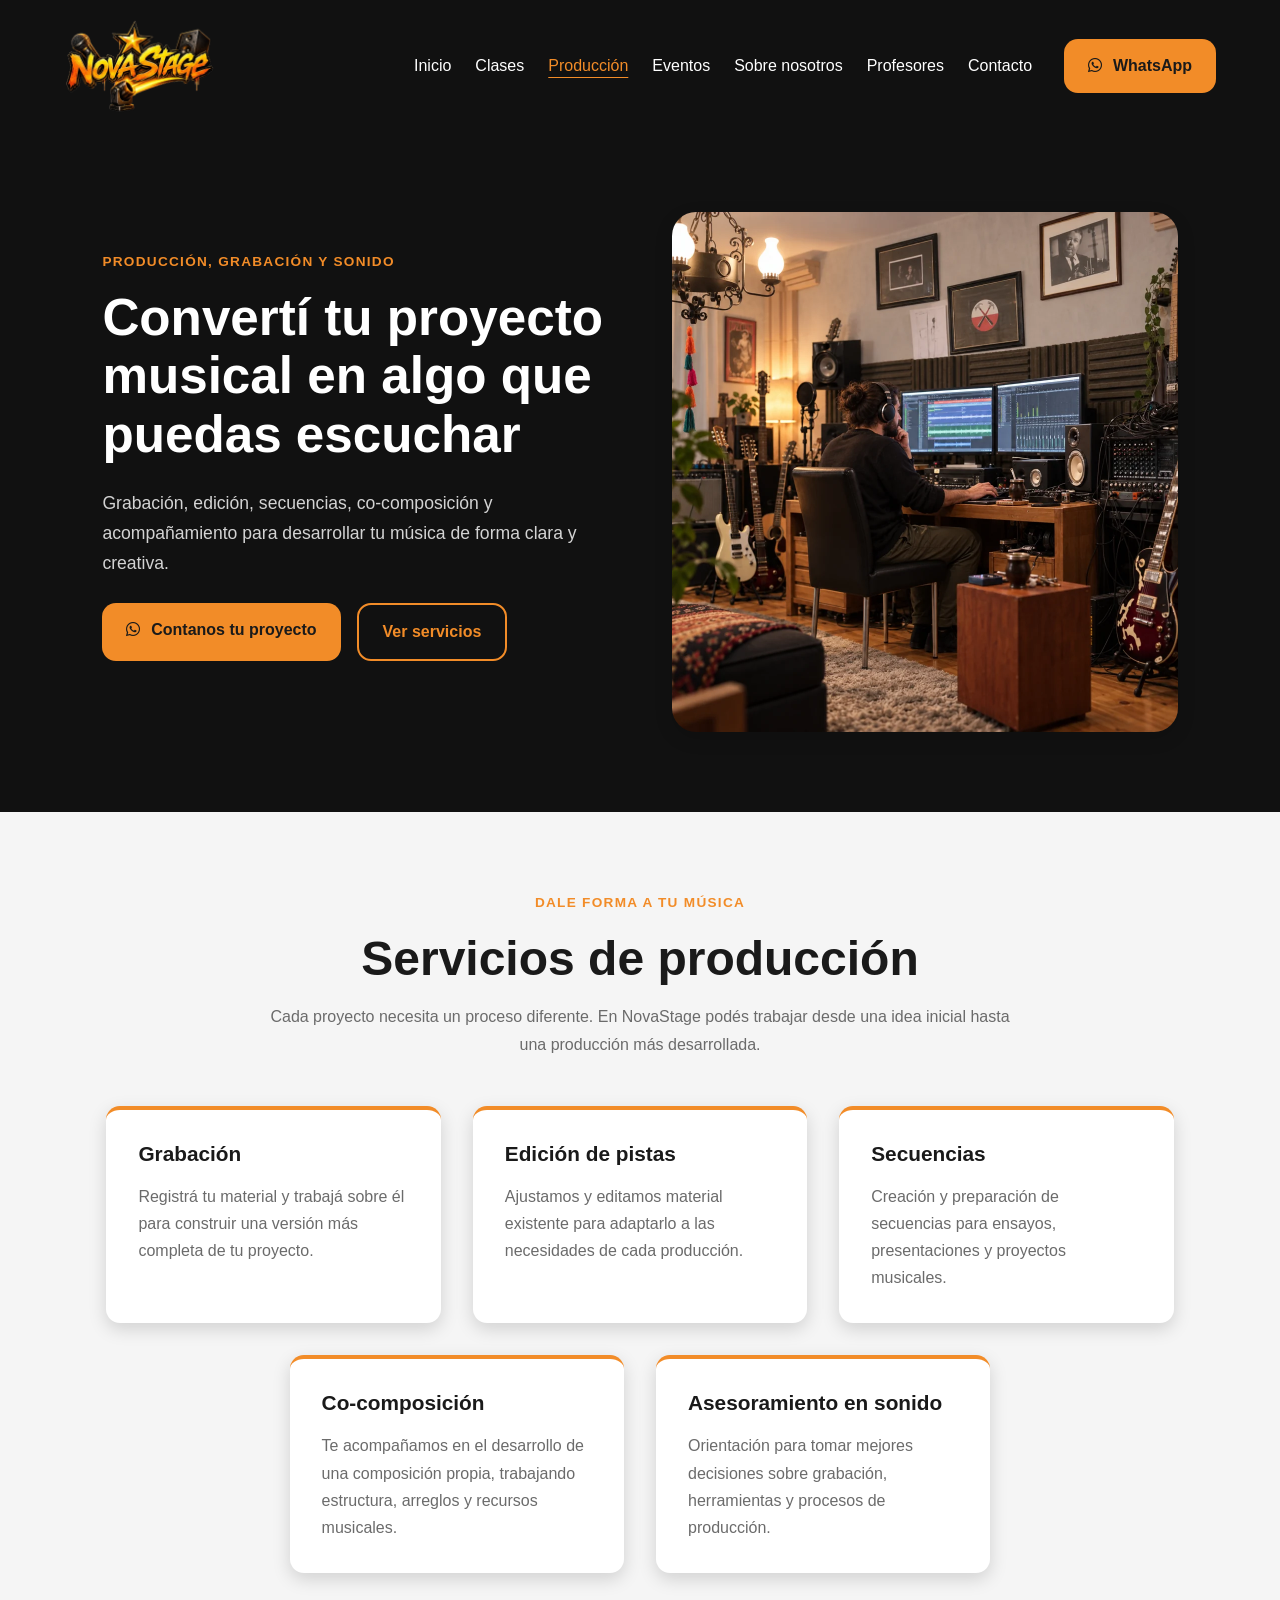
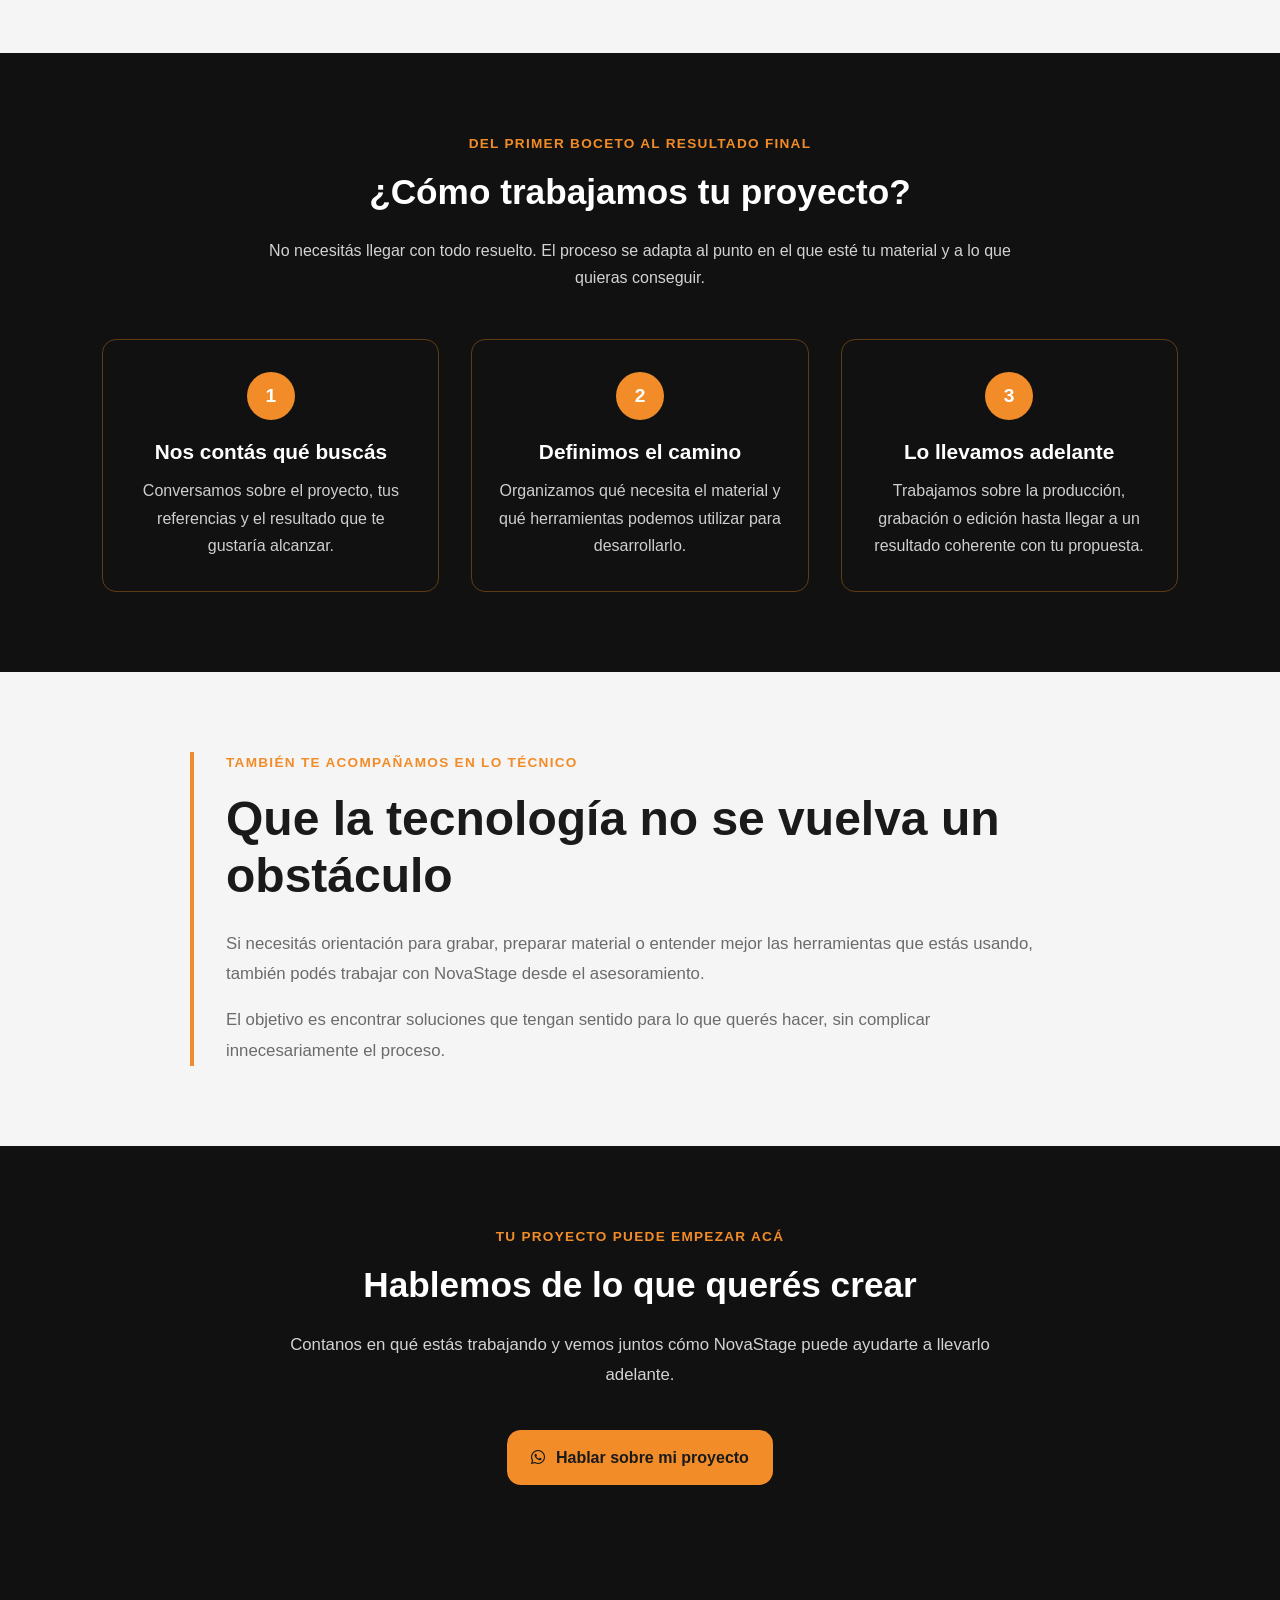
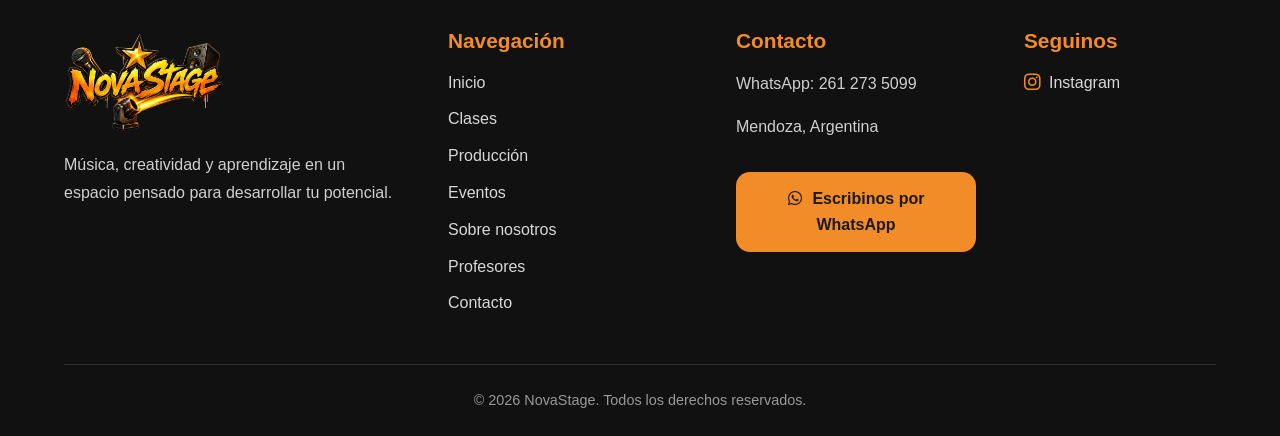
<file: pages/produccion.html>
<!DOCTYPE html>
<html lang="es-AR">
<head>
    <meta charset="UTF-8">
    <meta name="viewport" content="width=device-width, initial-scale=1.0">
    <meta name="description" content="Grabación, edición de pistas, secuencias, co-composición y asesoramiento en sonido para desarrollar tu proyecto musical en Mendoza.">
    <link
    rel="stylesheet"
    href="https://cdnjs.cloudflare.com/ajax/libs/font-awesome/6.7.2/css/all.min.css">
    <link rel="stylesheet" href="../css/styles.css">
    <title>Producción y grabación musical | NovaStage</title>
    <link rel="stylesheet" href="../css/responsive.css">
    <script src="../js/main.js" defer></script>
    <meta name="robots" content="index, follow, max-image-preview:large">
    <meta name="theme-color" content="#111111">
    <link rel="icon" href="../favicon.ico" sizes="16x16 32x32 48x48">
    <link rel="icon" type="image/png" href="../imagenes/favicon-96.png" sizes="96x96">
    <link rel="apple-touch-icon" href="../imagenes/apple-touch-icon.png" sizes="180x180">
    <meta property="og:type" content="website">
    <meta property="og:site_name" content="NovaStage">
    <meta property="og:locale" content="es_AR">
    <meta property="og:title" content="Producción y grabación musical | NovaStage">
    <meta property="og:description" content="Grabación, edición de pistas, secuencias, co-composición y asesoramiento en sonido para desarrollar tu proyecto musical en Mendoza.">
    <meta name="twitter:card" content="summary_large_image">
    <meta name="twitter:title" content="Producción y grabación musical | NovaStage">
    <meta name="twitter:description" content="Grabación, edición de pistas, secuencias, co-composición y asesoramiento en sonido para desarrollar tu proyecto musical en Mendoza.">
    <!-- SEO_PUBLIC_URLS_START -->
    <link rel="canonical" href="https://novastage-mendoza.netlify.app/pages/produccion.html">
    <meta property="og:url" content="https://novastage-mendoza.netlify.app/pages/produccion.html">
    <meta property="og:image" content="https://novastage-mendoza.netlify.app/imagenes/social-preview.jpg">
    <meta property="og:image:width" content="1200">
    <meta property="og:image:height" content="630">
    <meta property="og:image:alt" content="NovaStage — música, creatividad y aprendizaje en Mendoza">
    <meta name="twitter:image" content="https://novastage-mendoza.netlify.app/imagenes/social-preview.jpg">
    <meta name="twitter:image:alt" content="NovaStage — música, creatividad y aprendizaje en Mendoza">
    <!-- SEO_PUBLIC_URLS_END -->
</head>
<body>
    <header>
        <div id="logo">
            <a href="../index.html">
                <img src="../imagenes/header-logonovastage-removebg-preview.png" alt="NovaStage — academia de música en Mendoza" width="612" height="408">
            </a>
        </div>
        <button class="menu-toggle" type="button" aria-expanded="false" aria-controls="site-navigation">
            <span class="menu-toggle-icon" aria-hidden="true"></span>
            <span>Menú</span>
        </button>
        <nav id="site-navigation" aria-label="Navegación principal">
            <ul>
                    <li><a href="../index.html">Inicio</a></li>
                    <li><a href="./clases.html">Clases</a></li>
                    <li><a href="./produccion.html" aria-current="page">Producción</a></li>
                    <li><a href="./eventos.html">Eventos</a></li>
                    <li><a href="./nosotros.html">Sobre nosotros</a></li>
                    <li><a href="../index.html#profesores">Profesores</a></li>
                    <li><a href="./contacto.html">Contacto</a></li>
                </ul>
            <a href="https://wa.me/5492612735099?text=Hola%2C%20quiero%20consultar%20sobre%20NovaStage." class="btn-whatsapp"><i class="fa-brands fa-whatsapp" aria-hidden="true"></i> WhatsApp</a>
        </nav>
    </header>
    <main>

    <section id="hero-produccion">

        <div class="hero-content">

            <p class="hero-label">Producción, grabación y sonido</p>

            <h1>
                Convertí tu proyecto musical en algo que puedas escuchar
            </h1>

            <p class="hero-description">
                Grabación, edición, secuencias, co-composición y acompañamiento
                para desarrollar tu música de forma clara y creativa.
            </p>

            <div class="hero-actions">
                <a href="https://wa.me/5492612735099?text=Hola%2C%20quiero%20consultar%20por%20producci%C3%B3n%20musical%20y%20contarles%20sobre%20mi%20proyecto." class="btn-primary"><i class="fa-brands fa-whatsapp" aria-hidden="true"></i> Contanos tu proyecto</a>

                <a href="#servicios-produccion" class="btn-secondary">
                    Ver servicios
                </a>
            </div>

        </div>

        <div class="hero-image">
            <img src="../imagenes/grabacion.webp" alt="Producción y grabación musical en NovaStage" width="1040" height="1040" fetchpriority="high" decoding="async">
        </div>

    </section>


    <section id="servicios-produccion">

        <div class="section-heading">

            <p class="section-label">Dale forma a tu música</p>

            <h2>Servicios de producción</h2>

            <p>
                Cada proyecto necesita un proceso diferente. En NovaStage podés
                trabajar desde una idea inicial hasta una producción más desarrollada.
            </p>

        </div>

        <div class="production-services">

            <article class="production-card">
                <h3>Grabación</h3>
                <p>
                    Registrá tu material y trabajá sobre él para construir
                    una versión más completa de tu proyecto.
                </p>
            </article>

            <article class="production-card">
                <h3>Edición de pistas</h3>
                <p>
                    Ajustamos y editamos material existente para adaptarlo
                    a las necesidades de cada producción.
                </p>
            </article>

            <article class="production-card">
                <h3>Secuencias</h3>
                <p>
                    Creación y preparación de secuencias para ensayos,
                    presentaciones y proyectos musicales.
                </p>
            </article>

            <article class="production-card">
                <h3>Co-composición</h3>
                <p>
                    Te acompañamos en el desarrollo de una composición propia,
                    trabajando estructura, arreglos y recursos musicales.
                </p>
            </article>

            <article class="production-card">
                <h3>Asesoramiento en sonido</h3>
                <p>
                    Orientación para tomar mejores decisiones sobre grabación,
                    herramientas y procesos de producción.
                </p>
            </article>

        </div>

    </section>


    <section id="proceso">

        <div class="section-heading">

            <p class="section-label">Del primer boceto al resultado final</p>

            <h2>¿Cómo trabajamos tu proyecto?</h2>

            <p>
                No necesitás llegar con todo resuelto. El proceso se adapta
                al punto en el que esté tu material y a lo que quieras conseguir.
            </p>

        </div>

        <div class="process-container">

            <article class="process-step">
                <span>1</span>

                <h3>Nos contás qué buscás</h3>

                <p>
                    Conversamos sobre el proyecto, tus referencias y el resultado
                    que te gustaría alcanzar.
                </p>
            </article>

            <article class="process-step">
                <span>2</span>

                <h3>Definimos el camino</h3>

                <p>
                    Organizamos qué necesita el material y qué herramientas
                    podemos utilizar para desarrollarlo.
                </p>
            </article>

            <article class="process-step">
                <span>3</span>

                <h3>Lo llevamos adelante</h3>

                <p>
                    Trabajamos sobre la producción, grabación o edición
                    hasta llegar a un resultado coherente con tu propuesta.
                </p>
            </article>

        </div>

    </section>


    <section id="asesoramiento">

        <div class="advice-content">

            <p class="section-label">También te acompañamos en lo técnico</p>

            <h2>Que la tecnología no se vuelva un obstáculo</h2>

            <p>
                Si necesitás orientación para grabar, preparar material
                o entender mejor las herramientas que estás usando,
                también podés trabajar con NovaStage desde el asesoramiento.
            </p>

            <p>
                El objetivo es encontrar soluciones que tengan sentido
                para lo que querés hacer, sin complicar innecesariamente el proceso.
            </p>

        </div>

    </section>


    <section id="cta-produccion">

        <div class="cta-content">

            <p class="section-label">Tu proyecto puede empezar acá</p>

            <h2>Hablemos de lo que querés crear</h2>

            <p>
                Contanos en qué estás trabajando y vemos juntos
                cómo NovaStage puede ayudarte a llevarlo adelante.
            </p>

            <a href="https://wa.me/5492612735099?text=Hola%2C%20quiero%20consultar%20por%20producci%C3%B3n%20musical%20y%20contarles%20sobre%20mi%20proyecto." class="btn-whatsapp"><i class="fa-brands fa-whatsapp" aria-hidden="true"></i> Hablar sobre mi proyecto</a>

        </div>

    </section>

</main>
<footer id="footer">
        <div class="footer-container">
            <div class="footer-brand">
                <a href="../index.html">
                    <img src="../imagenes/header-logonovastage-removebg-preview.png" alt="Logo NovaStage" width="612" height="408">
                </a>
                <p>
                    Música, creatividad y aprendizaje en un espacio pensado
                    para desarrollar tu potencial.
                </p>
            </div>

            <div class="footer-nav">
                <h3>Navegación</h3>
                <ul>
                    <li><a href="../index.html">Inicio</a></li>
                    <li><a href="./clases.html">Clases</a></li>
                    <li><a href="./produccion.html" aria-current="page">Producción</a></li>
                    <li><a href="./eventos.html">Eventos</a></li>
                    <li><a href="./nosotros.html">Sobre nosotros</a></li>
                    <li><a href="../index.html#profesores">Profesores</a></li>
                    <li><a href="./contacto.html">Contacto</a></li>
                </ul>
            </div>

            <div class="footer-contact">
                <h3>Contacto</h3>

                <p>WhatsApp: 261 273 5099</p>
                <p>Mendoza, Argentina</p>

                <a href="https://wa.me/5492612735099?text=Hola%2C%20quiero%20consultar%20sobre%20NovaStage." class="btn-whatsapp"><i class="fa-brands fa-whatsapp" aria-hidden="true"></i> Escribinos por WhatsApp</a>
            </div>

            <div class="footer-social">
                <h3>Seguinos</h3>

                <a href="https://www.instagram.com/novastageproducciones/" target="_blank" rel="noopener noreferrer">
                    <i class="fa-brands fa-instagram" aria-hidden="true"></i>
                    Instagram
                </a>
            </div>
        </div>
        <div class="footer-bottom">
            <p>&copy; 2026 NovaStage. Todos los derechos reservados.</p>
        </div>
    </footer>
</body>
</html>
</file>
<file: css/styles.css>
/* ===========================
    1. VARIABLES
============================*/

:root {
    --primary-color: #f28c28;
    --primary-dark: #a84e08;

    --background-dark: #111111;
    --background-light: #f5f5f5;
    --background-white: #ffffff;
    --background-dark-soft: #1b1b1b;

    --text-light: #ffffff;
    --text-dark: #1a1a1a;
    --text-muted: #6b6b6b;

    --accent-color: #8b5cf6;

    --border-radius: 14px;

    --shadow: 0 6px 18px rgba(0, 0, 0, 0.15);
}

/*============================
    2. RESET / BASE
============================*/
* {
    margin: 0;
    padding: 0;
    box-sizing: border-box;
}

html {
    scroll-behavior: smooth;
}

body {
    font-family: Arial, Helvetica, sans-serif;
    background-color: var(--background-light);
    color: var(--text-dark);
    line-height: 1.6;
}

img {
    height: auto;
    max-width: 100%;
    display: block;
}

a {
    text-decoration: none;
    color: inherit;
}

ul {
    list-style: none;
}

button,
a {
    transition: all 0.3s ease;
}

section {
    padding: 5rem max(8%, calc((100% - 1280px) / 2));
}

/*==========================
    3. TIPOGRAFÍA GLOBAL
==========================*/

h1,
h2,
h3 {
    line-height: 1.2;
}

h1 {
    font-size: 3rem;
}

h2 {
    font-size: 2.2rem;
    margin-bottom: 1.5rem;
}

h3 {
    font-size: 1.3rem;
}

p {
    margin-bottom: 1rem;
}

/*============================
    4. BOTONES GLOBALES
============================*/

.btn-primary,
.btn-whatsapp {
    display: inline-block;
    padding: 0.9rem 1.5rem;
    background-color: var(--primary-color);
    color: var(--text-dark);
    border-radius: var(--border-radius);
    font-weight: 600;
}

.btn-primary:hover,
.btn-whatsapp:hover {
    background-color: var(--primary-dark);
    color: var(--text-light);
    transform: translateY(-2px);
}

.btn-secondary {
    display: inline-block;
    padding: 0.9rem 1.5rem;
    border: 2px solid var(--primary-color);
    color: var(--primary-color);
    border-radius: var(--border-radius);
    font-weight: 600;
}

.btn-secondary:hover {
    background-color: var(--primary-color);
    color: var(--text-light);
}

/*==============================
    5. ELEMENTOS GENÉRICOS
==============================*/

.section-label,
.hero-label {
    color: var(--primary-color);
    font-weight: 700;
    text-transform: uppercase;
    letter-spacing: 0.08rem;
    font-size: 0.85rem;
}
.hero-actions{
    display: flex;
    gap: 1rem;
    flex-wrap: wrap;
    margin-bottom: 2rem;
}
.hero-info{
    display: flex;
    flex-wrap: wrap;
    gap: 0.7rem;
}
.hero-info span{
    padding: 0.45rem 0.8rem;
    border: 1px solid rgba(255, 255, 255, 0.2);
    border-radius: 999px;
    font-size: 0.85rem;
    color: #dddddd;
}

/*======================
    6.HEADER
======================*/

header {
    background-color: var(--background-dark);
    color: var(--text-light);

    display: flex;
    align-items: center;
    justify-content: space-between;

    padding: 1rem 5%;
}

#logo img {
    width: 150px;
    height: auto;
}

nav {
    display: flex;
    align-items: center;
    gap: 2rem;
}

nav ul {
    display: flex;
    align-items: center;
    gap: 1.5rem;
}

nav ul li a {
    font-weight: 500;
    transition: color 0.3s ease;
}

nav ul li a:hover {
    color: var(--primary-color);
}

/*=====================================================
    INDEX
=====================================================*/

/*======================
    7. HERO INDEX
======================*/

#hero {
    min-height: 75vh;
    background-color: var(--background-dark);
    color: var(--text-light);

    display: flex;
    align-items: center;
    justify-content: space-between;

    gap: 3rem;
    padding: 5rem max(8%, calc((100% - 1280px) / 2));
}

#hero .hero-content {
    flex: 1;
    max-width: 650px;
}

#hero h1 {
    font-size: 3.2rem;
    max-width: 620px;
    margin-bottom: 1.5rem;
}

#hero .hero-content > p {
    font-size: 1.15rem;
    color: #d8d8d8;
    max-width: 580px;
    margin-bottom: 2rem;
}
#hero .hero-image {
    flex: 1;
    display: flex;
    justify-content: center;
}

#hero .hero-image img {
    width: 100%;
    max-width: 520px;
    height: 500px;
    object-fit: cover;
    object-position: center;
    border-radius: 24px;
    box-shadow: var(--shadow);
}
/*========================
    8. SERVICIOS
========================*/

#servicios {
    background-color: var(--background-light);
    color: var(--text-dark);
    text-align: center;
}

#servicios h2 {
    margin-bottom: 2rem;
}

.services-container {
    display: flex;
    gap: 2rem;
    align-items:stretch;
}

.service-card {
    flex: 1;
    min-height: 250px;
    display: flex;
    flex-direction: column;
    background-color: var(--background-white);
    padding: 2rem;
    border-radius: var(--border-radius);
    box-shadow: var(--shadow);
    text-align: left;
    transition: transform 0.3s ease, box-shadow 0.3s ease;
    border-top: 4px solid var(--primary-color);
}
.service-card:hover {
    transform: translateY(-8px);
    box-shadow: 0 12px 28px rgba(0, 0, 0, 0.18);
}

.service-card h3 {
    margin-bottom: 1rem;
}

.service-card p {
    color: var(--text-muted);
    line-height: 1.7;
    margin-bottom: 1.5rem;
}

.service-card a {
    color: var(--primary-color);
    font-weight: 700;
    margin-top: auto;
}

/*==========================
    9. INSTRUMENTOS
==========================*/

#instrumentos {
    background-color: var(--background-dark);
    color: var(--text-light);
    text-align: center;
}

#instrumentos h2 {
    margin-bottom: 2.5rem;
}

.instruments-container {
    display: flex;
    flex-wrap: wrap;
    justify-content: center;
    gap: 1.5rem;
}

.instrument-card {
    flex: 0 1 260px;
    max-width: 280px;

    background-color: var(--background-dark-soft);
    border: 1px solid rgba(242, 138, 26, 0.35);
    border-radius: var(--border-radius);

    padding: 2rem 1rem;

    display: flex;
    flex-direction: column;
    align-items: center;
    justify-content: center;

    text-align: center;

    min-height: 130px;

    transition: transform 0.3s ease,
                border-color 0.3s ease,
                box-shadow 0.3s ease;
}

.instrument-card h3 {
    margin: 0;
    color: var(--text-light);
    line-height: 1.7;
}

.instrument-card:hover {
    transform: translateY(-6px);
    border-color: var(--primary-color);
    box-shadow: 0 10px 25px rgba(242, 138, 26, 0.12);
}

#instrumentos > p {
    margin-top: 1rem;
    margin-bottom: 0;
    color: #cfcfcf;
}

/*=====================
    10. EDADES
=====================*/

#edades {
    background-color: var(--background-light);
    color: var(--text-dark);
    text-align: center;
}

#edades h2 {
    margin-bottom: 2.5rem;
}

.ages-container {
    display: grid;
    grid-template-columns: repeat(4, 1fr);
    gap: 1.5rem;
}

.age-card {
    min-height: 210px;
    display: flex;
    flex-direction: column;
    justify-content: flex-start;
    background-color: var(--background-white);
    padding: 2rem 1.5rem;
    border-radius: var(--border-radius);
    box-shadow: var(--shadow);

    transition: transform 0.3s ease,
                box-shadow 0.3s ease;
}

.age-card h3 {
    min-height: 3rem;
    margin-bottom: 1rem;
    color: var(--primary-color);
    display: flex;
    align-items: center;
    justify-content: center;
}

.age-card p {
    max-width: 90%;
    margin: 0 auto;
    color: var(--text-muted);
    line-height: 1.7;
}

.age-card:hover {
    transform: translateY(-6px);
    box-shadow: 0 12px 28px rgba(0, 0, 0, 0.16);
}

/*===================
    11. MÉTODO
===================*/

#metodo {
    background-color: var(--background-dark);
    color: var(--text-light);
}

.method-content {
    max-width: 1250px;
    margin: 0 auto;
}

#metodo h2 {
    margin-bottom: 1rem;
    text-align: left;
}

#metodo .method-content > p {
    max-width: 760px;
    color: #d3d3d3;
    margin-bottom: 3rem;
    text-align: left;
}

.method-container {
    display: grid;
    grid-template-columns: repeat(4, 1fr);
    gap: 2rem;
}

.method-container article {
    padding-top: 1.5rem;
    border-top: 2px solid var(--primary-color);
}

.method-container h3 {
    color: var(--primary-color);
    margin-bottom: .8rem;
}

.method-container p {
    color: #cfcfcf;
    line-height: 1.7;
    margin: 0;
}

/*===================
    12. PROFESORES
===================*/

#profesores {
    background-color: var(--background-light);
    color: var(--text-dark);
    text-align: center;
}

#profesores h2 {
    font-size: 3rem;
    margin-bottom: 2.5rem;
}

.teachers-container {
    display: grid;
    grid-template-columns: repeat(2, 1fr);
    gap: 2rem;
    max-width: 1200px;
    margin: 0 auto;
}

.teacher-card {
    display: flex;
    flex-direction: column;
    height: 100%;
    background-color: var(--background-white);
    border-radius: var(--border-radius);
    box-shadow: var(--shadow);
    overflow: hidden;
    text-align: left;

    transition: transform 0.3s ease,
                box-shadow 0.3s ease;
}

.teacher-card:hover {
    transform: translateY(-6px);
    box-shadow: 0 12px 28px rgba(0, 0, 0, 0.16);
}

.teacher-card img {
    width: 100%;
    height: 340px;
    object-fit: cover;
    object-position: center;
}

.teacher-card h3,
.teacher-card .teacher-role,
.teacher-card > p {
    margin-left: 1.5rem;
    margin-right: 1.5rem;
}

.teacher-card h3 {
    margin-top: 1.5rem;
    margin-bottom: 0.4rem;
}

.teacher-role {
    color: var(--primary-color);
    font-weight: 700;
    margin-bottom: 1rem;
}
.teacher-card:first-child img {
    object-position: center 35%;
}

.teacher-card:last-child img {
    object-position: center 30%;
}

.teacher-card > p:last-child {
    color: var(--text-muted);
    line-height: 1.7;
    margin-bottom: 1.5rem;
    margin-top: auto;
}

/*=========================
    13. PRIMERA CLASE
=========================*/

#primera-clase {
    background-color: var(--background-dark);
    color: var(--text-light);
    text-align: center;
}

#primera-clase h2 {
    font-size: 2.8rem;
    margin-bottom: 1rem;
}

#primera-clase > p {
    max-width: 700px;
    margin: 0 auto 3rem;
    color: #d3d3d3;
    line-height: 1.7;
}

.trial-steps {
    display: grid;
    grid-template-columns: repeat(3, 1fr);
    gap: 2rem;

    max-width: 1100px;
    margin: 0 auto 3rem;
}

.trial-steps article {
    padding: 2rem 1.5rem;
    border: 1px solid rgba(242, 138, 26, 0.35);
    border-radius: var(--border-radius);
}

.trial-steps span {
    width: 48px;
    height: 48px;

    display: flex;
    align-items: center;
    justify-content: center;

    margin: 0 auto 1.2rem;

    background-color: var(--primary-color);
    color: var(--text-light);

    border-radius: 50%;
    font-weight: 700;
    font-size: 1.2rem;
}

.trial-steps h3 {
    margin-bottom: .8rem;
}

.trial-steps p {
    color: #cfcfcf;
    margin: 0;
    line-height: 1.6;
}

#primera-clase .btn-whatsapp {
    margin-top: .5rem;
}

/*=======================
    14. ESPACIO
=======================*/

#espacio {
    background-color: var(--background-light);
    color: var(--text-dark);

    display: flex;
    align-items: center;
    gap: 4rem;
}

.space-image,
.space-content {
    flex: 1;
    min-width: 0;
}

.space-image img {
    width: 100%;
    height: 460px;
    object-fit: cover;
    object-position: center 55%;
    border-radius: 24px;
    box-shadow: var(--shadow);
}

.space-content {
    flex: 1;
    max-width: 550px;
    display: flex;
    flex-direction: column;
    align-items: flex-start;
}
.space-content a {
    margin-top: 1rem;
    margin-left: 0;
}

#espacio h2 {
    font-size: 3rem;
    margin-bottom: 1.2rem;
}

.space-content p {
    color: var(--text-muted);
    font-size: 1.1rem;
    line-height: 1.8;
    margin-bottom: 2rem;
}
.space-content .btn-secondary {
    display: inline-block;
    margin-top: 1rem;
    padding: .9rem 1.4rem;

    background-color: var(--primary-color);
    color: var(--text-light);

    border: 2px solid var(--primary-color);
    border-radius: var(--border-radius);

    font-weight: 600;
}

.space-content .btn-secondary:hover {
    background-color: var(--primary-dark);
    border-color: var(--primary-dark);
    transform: translateY(-2px);
}

/*============================
    15. FAQ
============================*/

#faq {
    background-color: var(--background-dark);
    color: var(--text-light);
}

#faq h2 {
    font-size: 3rem;
    text-align: center;
    margin-bottom: 2.5rem;
}

#faq details {
    max-width: 820px;
    margin: 0 auto 1rem;

    background-color: var(--background-dark-soft);
    border: 1px solid rgba(242, 138, 26, 0.25);
    border-radius: var(--border-radius);

    overflow: hidden;
    transition: border-color .3s ease,
                transform .3s ease;
}
#faq details:hover{
    border-color: var(--primary-color);
    transform: translateY(-2px);

}

#faq summary {
    padding: 1.2rem 1.5rem;
    cursor: pointer;
    font-weight: 700;
    font-size: 1.05rem;
}

#faq details p {
    padding: 0 1.5rem 1.5rem;
    color: #cfcfcf;
    line-height: 1.7;
    margin: 0;
}
#faq details[open]{
    border-color: var(--primary-color);
}
#faq details[open] summary {
    color: var(--primary-color);
}

/*=====================
    16. CTA FINAL
=====================*/

#cta-final {
    background-color: var(--background-light);
    color: var(--text-dark);
    text-align: center;
}

#cta-final h2 {
    font-size: 3rem;
    margin-bottom: 1rem;
}

#cta-final p {
    max-width: 650px;
    margin: 0 auto 2rem;
    color: var(--text-muted);
    line-height: 1.7;
}

#cta-final .btn-whatsapp {
    font-size: 1.05rem;
}

/*===============================
        CLASES
===============================*/

/*======================
    17. HERO CLASES
======================*/

#hero-clases{
    background-color: var(--background-dark);
    color: var(--text-light);

    display: flex;
    align-items: center;
    gap: 4rem;
    padding: 5rem max(8%, calc((100% - 1280px) / 2));
}

#hero-clases .hero-content {
    flex: 1;
    max-width: 650px;
}

#hero-clases h1{
    font-size: 3.2rem;
    line-height: 1.15;
    margin-bottom: 1.5rem;
}

#hero-clases .hero-description{
    color: #d3d3d3;
    font-size: 1.1rem;
    line-height: 1.7;
    margin-bottom: 2rem;
}

#hero-clases .hero-info{
    display: flex;
    flex-wrap: wrap;
    gap: 0.7rem;
}

#hero-clases .hero-info span{
    padding: 0.45rem 0.8rem;
    border: 1px solid rgba(255, 255, 255, 0.2);
    border-radius: 999px;
    font-size: 0.9rem;
    color: #ddd;
}

#hero-clases .hero-image {
    flex: 1;
    display: flex;
    justify-content: center;
}

#hero-clases .hero-image img {
    width: 100%;
    max-width: 600px;
    height: 430px;
    object-fit: cover;
    object-position: center;
    border-radius: 24px;
    box-shadow: var(--shadow);
}

/*========================
    18. CÓMO TRABAJAMOS
========================*/

#como-trabajamos {
    background-color: var(--background-light);
    color: var(--text-dark);
}

#como-trabajamos .section-heading {
    max-width: 760px;
    margin: 0 auto 3rem;
    text-align: center;
}

#como-trabajamos .section-heading h2 {
    font-size: 3rem;
    margin-bottom: 1rem;
}

#como-trabajamos .section-heading > p:last-child {
    color: var(--text-muted);
    line-height: 1.7;
    margin-bottom: 0;
}

.work-container {
    display: grid;
    grid-template-columns: repeat(2, 1fr);
    gap: 2rem;

    max-width: 1100px;
    margin: 0 auto;
}

.work-card {
    background-color: var(--background-white);
    padding: 2rem;

    border-radius: var(--border-radius);
    box-shadow: var(--shadow);
    border-top: 4px solid var(--primary-color);

    transition: transform 0.3s ease,
                box-shadow 0.3s ease;
}
.work-card:hover {
    transform: translateY(-6px);
    box-shadow: 0 12px 28px rgba(0, 0, 0, 0.16);
}

.work-card h3 {
    margin-bottom:  1rem;
}

.work-card p {
    color: var(--text-muted);
    line-height: 1.7;
    margin: 0;
}

/*=====================
    19. APRENDIZAJE
=====================*/

#aprendizaje {
    background-color: var(--background-dark);
    color: var(--text-light);
}

.learning-content {
    max-width: 1150px;
    margin: 0 auto;
}

#aprendizaje .section-label {
    margin-bottom: 1rem;
}

#aprendizaje h2 {
    max-width: 850px;
    font-size: 3rem;
    margin-bottom: 1.5rem;
}

.learning-content >p:not(.section-label) {
    max-width: 850px;
    color: #d3d3d3;
    line-height: 1.8;
}

.learning-points {
    display: grid;
    grid-template-columns: repeat(3, 1fr);
    gap: 2rem;

    margin-top: 3.5rem;
}

.learning-points article {
    padding-top: 1.5rem;
    border-top:  2px solid var(--primary-color);
}

.learning-points p {
    color: #cfcfcf;
    line-height: 1.7;
    margin: 0;
}

/*=========================
    20. CTA CLASES
=========================*/

#cta-clases {
    background-color: var(--background-light);
    color: var(--text-dark);
}

#cta-clases .cta-content {
    max-width: 950px;
    margin: 0 auto;
}

#cta-clases .section-label {
    margin-bottom: 1rem;
}

#cta-clases .cta-content >p:not(.section-label) {
    max-width: 850px;
    color: var(--text-muted);
    line-height: 1.8;
    margin-bottom: 2rem;
}

#cta-clases .btn-whatsapp {
    margin-top: .5rem;
}

/*=================================
    PRODUCCIÓN
=================================*/

/*===========================
    21. HERO PRODUCCIÓN
===========================*/

#hero-produccion {
    background-color: var(--background-dark);
    color: var(--text-light);

    display: flex;
    align-items: center;
    gap: 4rem;

    padding: 5rem max(8%, calc((100% - 1280px) / 2));
}

#hero-produccion .hero-content {
    flex: 1;
    max-width: 650px;
}

#hero-produccion h1 {
    font-size: 3.2rem;
    line-height: 1.15;
    margin-bottom: 1.5rem;
}

#hero-produccion .hero-description {
    color: #d3d3d3;
    font-size: 1.1rem;
    line-height: 1.7;
    margin-bottom: 1.5rem;
}

#hero-produccion .hero-image {
    flex: 1;
    display: flex;
    justify-content: center;
}

#hero-produccion .hero-image img {
    width: 100%;
    max-width: 520px;
    height: 520px;
    object-fit: cover;
    object-position: center;
    border-radius: 24px;
    box-shadow: var(--shadow);
}

/*========================
    22. SERVICIOS
========================*/

#servicios-produccion {
    background-color: var(--background-light);
    color: var(--text-dark);
}

#servicios-produccion .section-heading {
    max-width: 760px;
    margin: 0 auto 3rem;
    text-align: center;
}

#servicios-produccion .section-heading h2 {
    font-size: 3rem;
    margin-bottom: 1rem;
}

#servicios-produccion .section-heading > p:last-child {
    color: var(--text-muted);
    line-height: 1.7;
    margin-bottom: 0;
}

.production-services {
    display: flex;
    flex-wrap: wrap;
    justify-content: center;
    gap: 2rem;

    max-width: 1200px;
    margin: 0 auto;
}

.production-card {
    flex: 0 1 calc(33.333% - 1.5rem);
    min-height: 2rem;

    background-color: var(--background-white);
    padding: 2rem;

    border-radius: var(--border-radius);
    box-shadow: var(--shadow);
    border-top: 4px solid var(--primary-color);

    display: flex;
    flex-direction: column;

    transition: transform .3s ease,
                box-shadow .3s ease;
}

.production-card:hover {
    transform: translateY(-6px);
    box-shadow: 0 12px 28px rgba(0, 0, 0, .16);
}

.production-card h3 {
    margin-bottom: 1rem;
}

.production-card p {
    color: var(--text-muted);
    line-height: 1.7;
    margin: 0;
}

/*======================
    23. PROCESO DE PRODUCCIÓN
======================*/

#proceso {
    background-color: var(--background-dark);
    color: var(--text-light);
}

#proceso .section-heading {
    max-width: 760px;
    margin: 0 auto 3rem;
    text-align: center;
}
#proceso .section-heading >p:last-child {
    color: #d3d3d3;
    line-height: 1.7;
    margin-bottom: 0;
}

.process-container {
    display: grid;
    grid-template-columns: repeat(3, minmax(0, 1fr));
    gap: 2rem;

    max-width: 1200px;
    margin: 0 auto;
}

.process-step {
    padding: 2rem 1.5rem;

    border: 1px solid rgba(242, 138, 26, 0.35);
    border-radius: var(--border-radius);

    text-align: center;

    transition: transform .3s ease,
                border-color .3s ease,
                box-shadow .3s ease;
}

.process-step:hover {
    transform: translateY(-6px);
    border-color: var(--primary-color);
    box-shadow: 0 10px 25px rgba(242, 138, 26, 0.12);
}

.process-step span {
    width: 48px;
    height: 48px;

    display: flex;
    align-items: center;
    justify-content: center;

    margin: 0 auto 1.2rem;

    background-color: var(--primary-color);
    color: var(--text-light);

    border-radius: 50%;
    font-weight: 700;
    font-size: 1.2rem;
}

.process-step h3 {
    margin-bottom: .8rem;
}

.process-step p {
    color: #cfcfcf;
    line-height: 1.7;
    margin: 0;
}

#proceso .process-container {
    display: grid;
    grid-template-columns: repeat(3, minmax(0, 1fr));
    gap: 2rem;
    max-width: 1200px;
    margin: 0 auto;
}

#proceso .process-step {
    width: auto;
    max-width: none;
}

/*========================
    24. ASESORAMIENTO
========================*/

#asesoramiento {
    background-color: var(--background-light);
    color: var(--text-dark);
}

.advice-content {
    max-width: 900px;
    margin: 0 auto;

    border-left: 4px solid var(--primary-color);
    padding-left: 2rem;
}

#asesoramiento .section-label {
    margin-bottom: 1rem;
}

#asesoramiento h2 {
    font-size: 3rem;
    margin-bottom: 1.5rem;
}

.advice-content >p:not(.section-label) {
    color: var(--text-muted);
    line-height: 1.8;
    font-size: 1.05rem;
    max-width: 820px;
}

.advice-content >p:last-child {
    margin-bottom: 0;
}

/*============================
    25. CTA PRODUCCIÓN
============================*/

#cta-produccion {
    background-color: var(--background-dark);
    color: var(--text-light);
    text-align: center;
}

#cta-produccion .cta-content {
    max-width: 850px;
    margin: 0 auto;
}

#cta-produccion .section-label {
    margin-bottom: 1rem;
}

#cta-produccion .cta-content >p:not(.section-label) {
    max-width: 700px;
    margin: 0 auto 2rem;

    color: #d3d3d3;
    line-height: 1.8;
    font-size: 1.05rem;
}

#cta-produccion .btn-whatsapp {
    margin-top: .5rem;
}

/*============================================
    EVENTOS
============================================*/

/*=============================
    26. HERO-EVENTOS
=============================*/

#hero-eventos {
    background-color: #0a0a0a;
    color: #fff;
    display: flex;
    align-items: center;
    justify-content: space-between;
    gap: 4rem;
    padding: 4.5rem max(8%, calc((100% - 1280px) / 2));
}

#hero-eventos h1{
    max-width: 850px;
}
#hero-eventos .hero-content {
    flex: 1;
}

#hero-eventos .hero-label{
    color: var(--primary-color);
    text-transform: uppercase;
    font-weight: 700;
    letter-spacing: 1px;
    margin-bottom: 1rem;
}

#hero-eventos .hero-description{
    font-size: 1.2rem;
    line-height: 1.7;
    color: #d6d6d6;
    max-width: 780px;
    margin-bottom: 1.6rem;
}

#hero-eventos .hero-actions{
    display: flex;
    gap: 1rem;
    justify-content: center;
}

#hero-eventos .hero-image img{
    width: 100%;
    max-width: 520px;
    height: 520px;
    object-fit: cover;
    object-position: center 45%;
    border-radius: 24px;
    box-shadow: var(--shadow);
}

/*==========================
    27. SERVICIOS EVENTOS
==========================*/

#servicios-eventos {
    background-color: var(--background-light);
    color: var(--text-dark);
}

#servicios-eventos .section-heading {
    max-width: 780px;
    margin: 0 auto 3rem;
    text-align: center;
}

#servicios-eventos .section-heading h2 {
    font-size: 3rem;
    margin-bottom: 1rem;
}

#servicios-eventos .section-heading >p:last-child {
    color: var(--text-muted);
    line-height: 1.7;
    margin-bottom: 0;
}

.event-card {
    min-height: 240px;

    background-color: var(--background-white);
    padding: 2rem;

    border-radius: var(--border-radius);
    box-shadow: var(--shadow);
    border-top: 4px solid var(--primary-color);

    display: flex;
    flex-direction: column;

    transition: transform .3s ease,
                box-shadow .3s ease;
}

.event-card:hover {
    transform: translateY(-6px);
    box-shadow: 0 12px 28px rgba(0, 0, 0, .16);
}

.event-card h3 {
    margin-bottom: 1rem;
}

.event-card p {
    color: var(--text-muted);
    line-height: 1.7;
    margin: 0;
}

#servicios-eventos .events-services {
    display: grid;
    grid-template-columns: repeat(2, minmax(0, 1fr));
    gap: 2rem;

    max-width: 1100px;
    margin: 0 auto;
}

#servicios-eventos .event-card {
    width: auto;
    max-width: none;
    min-height: 200px;
}

#proceso-eventos{
    background-color: var(--background-dark);
    color: var(--text-light);
}
#proceso-eventos .section-heading {
    max-width: 760px;
    margin: 0 auto 3rem;
    text-align: center;
}

#proceso-eventos .section-heading h2 {
    font-size: 3rem;
    margin-bottom: 0;
}

.event-process {
    display: grid;
    grid-template-columns: repeat(3, minmax(0, 1fr));
    gap: 2rem;
    max-width: 1200px;
    margin: 0 auto;
}

#proceso-eventos .process-step {
    width: auto;
    max-width: none;
    min-height: 260px;
}

/*=============================
    28. ENCUENTROS NOVASTAGE
=============================*/

#encuentros-novastage {
    background-color: var(--background-light);
    color: var(--text-dark);

    display: flex;
    align-items: center;
    gap: 4rem;
}

.encounters-image,
.encounters-content {
    flex: 1;
}

.encounters-image img {
    width: 100%;
    max-width: 560px;
    height: 420px;
    object-fit: cover;
    object-position: center 38%;

    border-radius: 24px;
    box-shadow: var(--shadow);
}

.encounters-content {
    max-width: 580px;
}

#encuentros-novastage .section-label {
    margin-bottom: 1rem;
}

#encuentros-novastage h2 {
    font-size: 3rem;
    margin-bottom: 1.5rem;
}

.encounters-content > p:not(.section-label) {
    color: var(--text-muted);
    line-height: 1.8;
    font-size: 1.05rem;
    margin-bottom: 1.2rem;
}

.encounters-content >p:last-child {
    margin-bottom: 0;
}

/*=======================
    29. CTA EVENTOS
=======================*/

#cta-eventos {
    background-color: var(--background-dark);
    color: var(--text-light);
    text-align: center;
}

#cta-eventos .section-label {
    margin-bottom: 1rem;
}

#cta-eventos h2 {
    font-size: 3rem;
    margin-bottom: 1.5rem;
}

#cta-eventos .cta-content > p:not(.section-label) {
    max-width: 700px;
    margin: 0 auto 2rem;

    color: #d3d3d3;
    line-height: 1.8;
    font-size: 1.05rem;
}

#cta-eventos .btn-whatsapp {
    margin-top: .5rem;
}

/*============================
    NOSOTROS
============================*/

/*====================
    30.HERO NOSOTROS
====================*/
#hero-nosotros {
    background-color: var(--background-dark);
    color: var(--text-light);

    display: flex;
    align-items: center;
    gap: 4rem;

    padding: 5rem max(8%, calc((100% - 1280px) / 2));
}

#hero-nosotros .hero-content {
    flex: 1.15;
    max-width: 720px;
}

#hero-nosotros h1 {
    font-size: 3.2rem;
    line-height: 1.2;
    margin-bottom: 1.5rem;
    max-width: 700px;
}

#hero-nosotros .hero-description {
    color: #d3d3d3;
    font-size: 1.1rem;
    line-height: 1.7;
    max-width: 620px;
}

#hero-nosotros .hero-image {
    flex: .85;
    display: flex;
    justify-content: center;
}

#hero-nosotros .hero-image img {
    width: 100%;
    max-width: 560px;
    height: 500px;

    object-fit: cover;
    object-position: center 55%;

    border-radius: 24px;
    box-shadow: var(--shadow);
}

/* =========================
    NUESTRA IDEA
========================= */
/*=======================
    31. NUESTRA IDEA
=======================*/
#nuestra-idea {
    background-color: var(--background-light);
    color: var(--text-dark);
}

#nuestra-idea .section-heading {
    max-width: 800px;
    margin: 0 auto 1.5rem;
    text-align: center;
}

#nuestra-idea .section-heading h2 {
    font-size: 2.6rem;
    margin-bottom: 0;
}

.about-content {
    max-width: 850px;
    margin: 0 auto;
}

.about-content p {
    color: var(--text-muted);
    font-size: 1.08rem;
    line-height: 1.9;
    margin-bottom: 1rem;
}

.about-content p:last-child {
    margin-bottom: 0;
}

/* =========================
    32. VALORES
========================= */

#valores {
    background-color: var(--background-dark);
    color: var(--text-light);
}

#valores .section-heading {
    max-width: 820px;
    margin: 0 auto 3rem;
    text-align: center;
}

#valores .section-heading h2 {
    font-size: 3rem;
    margin-bottom: 0;
}

.values-container {
    display: grid;
    grid-template-columns: repeat(4, 1fr);
    gap: 2rem;

    max-width: 1200px;
    margin: 0 auto;
}

.value-card {
    padding: 1.8rem 1.2rem 0;
    border-top: 2px solid var(--primary-color);
}

.value-card h3 {
    color: var(--primary-color);
    margin-bottom: .8rem;
}

.value-card p {
    color: #cfcfcf;
    line-height: 1.7;
    margin: 0;
}

/* =========================
    32. EXPERIENCIA / COMUNIDAD
========================= */

#experiencia {
    background-color: var(--background-light);
    color: var(--text-dark);

    display: flex;
    align-items: center;
    gap: 4rem;
}

.experience-image,
.experience-content {
    flex: 1;
}

.experience-image img {
    width: 100%;
    max-width: 560px;
    height: 420px;

    object-fit: cover;
    object-position: center;

    border-radius: 24px;
    box-shadow: var(--shadow);
}

.experience-content {
    max-width: 580px;
}

#experiencia .section-label {
    margin-bottom: 1rem;
}

#experiencia h2 {
    font-size: 3rem;
    margin-bottom: 1.5rem;
}

.experience-content > p:not(.section-label) {
    color: var(--text-muted);
    line-height: 1.8;
    font-size: 1.05rem;
    margin-bottom: 1.2rem;
}

.experience-content > p:last-child {
    margin-bottom: 0;
}

/* =========================
    33. CTA NOSOTROS
========================= */

#cta-nosotros {
    background-color: var(--background-dark);
    color: var(--text-light);
    text-align: center;
}

#cta-nosotros .cta-content {
    max-width: 850px;
    margin: 0 auto;
}

#cta-nosotros .section-label {
    margin-bottom: 1rem;
}

#cta-nosotros h2 {
    font-size: 3rem;
    margin-bottom: 1.5rem;
}

#cta-nosotros .cta-content > p:not(.section-label) {
    max-width: 700px;
    margin: 0 auto 2rem;

    color: #d3d3d3;
    line-height: 1.8;
    font-size: 1.05rem;
}

#cta-nosotros .cta-actions {
    display: flex;
    justify-content: center;
    gap: 1rem;
    flex-wrap: wrap;
}

/*===========================
    CONTACTO
===========================*/
/* =========================
    34. HERO CONTACTO
========================= */

#hero-contacto {
    background-color: var(--background-dark);
    color: var(--text-light);
    text-align: center;

    padding: 6rem max(8%, calc((100% - 1280px) / 2));
}

#hero-contacto .hero-content {
    max-width: 850px;
    margin: 0 auto;
}

#hero-contacto .hero-label {
    margin-bottom: 1rem;
}

#hero-contacto h1 {
    font-size: 3.4rem;
    line-height: 1.15;
    margin-bottom: 1.5rem;
}

#hero-contacto .hero-description {
    max-width: 700px;
    margin: 0 auto 2rem;

    color: #d3d3d3;
    font-size: 1.1rem;
    line-height: 1.8;
}

#hero-contacto .btn-whatsapp {
    margin-top: .5rem;
}

/* =========================
    35. CONTACTO INFO
========================= */

#contacto-info {
    background-color: var(--background-light);
    color: var(--text-dark);
}

#contacto-info .section-heading {
    max-width: 760px;
    margin: 0 auto 3rem;
    text-align: center;
}

#contacto-info .section-heading h2 {
    font-size: 3rem;
    margin-bottom: 1rem;
}

.contact-options {
    display: grid;
    grid-template-columns: repeat(3, 1fr);
    gap: 2rem;

    max-width: 1150px;
    margin: 0 auto;
}

.contact-card {
    min-height: 300px;

    background-color: var(--background-white);
    padding: 2rem;

    border-radius: var(--border-radius);
    box-shadow: var(--shadow);
    border-top: 4px solid var(--primary-color);

    display: flex;
    flex-direction: column;

    transition: transform .3s ease,
                box-shadow .3s ease;
}

.contact-card:hover {
    transform: translateY(-6px);
    box-shadow: 0 12px 28px rgba(0, 0, 0, .16);
}

.contact-card h3 {
    margin-bottom: 1rem;
}

.contact-card p {
    color: var(--text-muted);
    line-height: 1.7;
    margin-bottom: 1.5rem;
}

.contact-card .btn-whatsapp {
    margin-top: auto;
    align-self: flex-start;
}
.location-map iframe {
    width: 100%;
    height: 100%;
    border: 0;
    display: block;
}
#ubicacion {
    background-color: var(--background-light);
    color: var(--text-dark);
    padding: 4rem max(8%, calc((100% - 1280px) / 2)) 2rem;
}

.location-content {
    max-width: 900px;
    margin-bottom: 2.5rem;
}

.location-map {
    width: 100%;
    height: 360px;

    border-radius: 24px;
    overflow: hidden;
    box-shadow: var(--shadow);
}

/* =========================
    36. HORARIOS CONTACTO
========================= */

#horarios-contacto {
    padding-top: 3rem;
    background-color: var(--background-light);
    color: var(--text-dark);
    text-align: center;
}

#horarios-contacto .section-heading {
    max-width: 800px;
    margin: 0 auto 2rem;
}

#horarios-contacto .section-heading h2 {
    font-size: 3rem;
    margin-bottom: 0;
}

#horarios-contacto > p {
    max-width: 800px;
    margin: 0 auto 1rem;

    color: var(--text-muted);
    font-size: 1.05rem;
    line-height: 1.8;
}

#horarios-contacto > p:last-child {
    margin-bottom: 0;
}

/*=====================
    37 REDES
=====================*/
#redes {
    background-color: var(--background-dark);
    color: var(--text-light);
    text-align: center;
    padding: 4rem max(8%, calc((100% - 1280px) / 2));
}

#redes .section-heading {
    max-width: 760px;
    margin: 0 auto 2rem;
}

#redes .section-heading h2 {
    font-size: 2.8rem;
    margin-bottom: 1rem;
}

#redes .section-heading > p:last-child {
    color: #d3d3d3;
    line-height: 1.8;
    margin-bottom: 0;
}

#redes .social-link {
    display: inline-flex;
    align-items: center;
    gap: .7rem;

    padding: .9rem 1.4rem;
    margin-top: .5rem;

    border: 2px solid var(--primary-color);
    border-radius: var(--border-radius);

    color: var(--text-light);
    font-weight: 600;
}

#redes .social-link i {
    color: var(--primary-color);
    font-size: 1.25rem;
}

#redes .social-link:hover {
    background-color: var(--primary-color);
    color: var(--text-light);
}

#redes .social-link:hover i {
    color: var(--text-light);
}
/*=======================
        FOOTER
=======================*/

#footer {
    background-color: var(--background-dark);
    color: var(--text-light);
    padding: 4rem max(8%, calc((100% - 1280px) / 2)) 1.5rem;
}

.footer-container {
    display: grid;
    grid-template-columns: 1.4fr 1fr 1fr .8fr;
    gap: 3rem;
    align-items: start;
}

.footer-brand img {
    width: 160px;
    margin-bottom: 1rem;
}

.footer-brand p,
.footer-contact p {
    color: #cfcfcf;
    line-height: 1.7;
}

.footer-nav h3,
.footer-contact h3,
.footer-social h3 {
    color: var(--primary-color);
    margin-bottom: 1rem;
}

.footer-nav ul {
    display: flex;
    flex-direction: column;
    gap: .7rem;
}

.footer-nav a,
.footer-social a {
    color: #d8d8d8;
}

.footer-nav a:hover,
.footer-social a:hover {
    color: var(--primary-color);
}

.footer-contact .btn-whatsapp {
    margin-top: 1rem;
}

.footer-bottom {
    margin-top: 3rem;
    padding-top: 1.5rem;
    border-top: 1px solid rgba(255, 255, 255, 0.12);
    text-align: center;
}

.footer-bottom p {
    margin: 0;
    color: #999;
    font-size: .9rem;
}
.footer-social i {
    color: var(--primary-color);
    font-size: 1.2rem;
}
/* Shared desktop alignment and keyboard navigation */
header, #footer {
    padding-left: max(5%, calc((100% - 1440px) / 2));
    padding-right: max(5%, calc((100% - 1440px) / 2));
}
section {
    padding-left: max(8%, calc((100% - 1280px) / 2));
    padding-right: max(8%, calc((100% - 1280px) / 2));
}
a:focus-visible, button:focus-visible, summary:focus-visible {
    outline: 3px solid var(--primary-color);
    outline-offset: 4px;
}
nav a[aria-current="page"] {
    color: var(--primary-color);
    text-decoration: underline;
    text-underline-offset: .35em;
}
#cta-contacto {
    background-color: var(--background-light);
    color: var(--text-dark);
    text-align: center;
}
#cta-contacto .cta-content {
    max-width: 850px;
    margin: 0 auto;
}
#cta-contacto h2 {
    font-size: 3rem;
    margin-bottom: 1rem;
}
#cta-contacto .cta-content > p:not(.section-label) {
    max-width: 700px;
    margin: 0 auto 2rem;
    color: var(--text-muted);
    line-height: 1.8;
}

.btn-secondary:hover, .space-content .btn-secondary, #redes .social-link:hover, #redes .social-link:hover i { color: var(--text-dark); }
.space-content .btn-secondary:hover { color: var(--text-light); }
</file>
<file: css/responsive.css>
/* Responsive layout: desktop styles stay in styles.css. */
.menu-toggle { display: none; }
.hero-content, .hero-image, .space-content, .space-image,
.encounters-content, .encounters-image, .experience-content, .experience-image { min-width: 0; }
.hero-image { flex: 1; }
.hero-image img { width: 100%; }
.btn-primary, .btn-secondary, .btn-whatsapp { text-align: center; }
.btn-primary i, .btn-whatsapp i { margin-right: .4rem; }
.footer-social a { display: inline-flex; align-items: center; gap: .5rem; }
@media (max-width: 1100px) {
    header { flex-wrap: wrap; gap: 1rem; padding: .8rem 5%; }
    #logo img { width: 130px; }
    header[data-menu-ready] .menu-toggle {
        display: inline-flex; align-items: center; gap: .65rem;
        min-height: 44px; padding: .65rem 1rem;
        border: 1px solid var(--primary-color); border-radius: 10px;
        background: transparent; color: var(--text-light);
        font: inherit; font-weight: 700; cursor: pointer;
    }
    .menu-toggle-icon { width: 18px; height: 14px; border-block: 2px solid currentColor; position: relative; }
    .menu-toggle-icon::after { content: ''; position: absolute; top: 4px; left: 0; width: 18px; border-top: 2px solid currentColor; }
    header nav { width: 100%; flex-direction: column; align-items: stretch; gap: 1rem; padding-block: .5rem; }
    header nav ul { flex-wrap: wrap; gap: .3rem 1rem; }
    header nav ul a { display: block; padding: .65rem .25rem; min-height: 44px; }
    header nav > .btn-whatsapp { align-self: flex-start; }
    header[data-menu-ready]:not(.menu-open) nav { display: none; }
    header[data-menu-ready] nav ul { display: grid; grid-template-columns: repeat(2, minmax(0, 1fr)); }
    .ages-container, .method-container, .values-container { grid-template-columns: repeat(2, minmax(0, 1fr)); }
    .services-container { gap: 1.25rem; }
    .service-card { padding: 1.5rem; }
    .footer-container { grid-template-columns: repeat(2, minmax(0, 1fr)); gap: 2rem; }
}
@media (max-width: 900px) {
    :is(#hero, #servicios, #instrumentos, #edades, #metodo, #profesores, #primera-clase, #espacio, #faq, #cta-final, #hero-clases, #como-trabajamos, #aprendizaje, #cta-clases, #hero-contacto, #contacto-info, #ubicacion, #horarios-contacto, #redes, #cta-contacto, #hero-eventos, #servicios-eventos, #proceso-eventos, #encuentros-novastage, #cta-eventos, #hero-nosotros, #nuestra-idea, #valores, #experiencia, #cta-nosotros, #hero-produccion, #servicios-produccion, #proceso, #asesoramiento, #cta-produccion) { padding: 3.5rem 6%; }
    :is(#hero, #hero-clases, #hero-produccion, #hero-eventos, #hero-nosotros, #espacio, #experiencia, #encuentros-novastage) {
        flex-direction: column; align-items: stretch; gap: 2rem; min-height: auto;
    }
    :is(#hero, #hero-clases, #hero-produccion, #hero-eventos, #hero-nosotros) .hero-content,
    .space-content, .experience-content, .encounters-content { max-width: none; }
    :is(#hero, #servicios, #instrumentos, #edades, #metodo, #profesores, #primera-clase, #espacio, #faq, #cta-final, #hero-clases, #como-trabajamos, #aprendizaje, #cta-clases, #hero-contacto, #contacto-info, #ubicacion, #horarios-contacto, #redes, #cta-contacto, #hero-eventos, #servicios-eventos, #proceso-eventos, #encuentros-novastage, #cta-eventos, #hero-nosotros, #nuestra-idea, #valores, #experiencia, #cta-nosotros, #hero-produccion, #servicios-produccion, #proceso, #asesoramiento, #cta-produccion) h1 { font-size: clamp(2rem, 4.5vw, 3rem); }
    :is(#hero, #servicios, #instrumentos, #edades, #metodo, #profesores, #primera-clase, #espacio, #faq, #cta-final, #hero-clases, #como-trabajamos, #aprendizaje, #cta-clases, #hero-contacto, #contacto-info, #ubicacion, #horarios-contacto, #redes, #cta-contacto, #hero-eventos, #servicios-eventos, #proceso-eventos, #encuentros-novastage, #cta-eventos, #hero-nosotros, #nuestra-idea, #valores, #experiencia, #cta-nosotros, #hero-produccion, #servicios-produccion, #proceso, #asesoramiento, #cta-produccion) h2, :is(#hero, #servicios, #instrumentos, #edades, #metodo, #profesores, #primera-clase, #espacio, #faq, #cta-final, #hero-clases, #como-trabajamos, #aprendizaje, #cta-clases, #hero-contacto, #contacto-info, #ubicacion, #horarios-contacto, #redes, #cta-contacto, #hero-eventos, #servicios-eventos, #proceso-eventos, #encuentros-novastage, #cta-eventos, #hero-nosotros, #nuestra-idea, #valores, #experiencia, #cta-nosotros, #hero-produccion, #servicios-produccion, #proceso, #asesoramiento, #cta-produccion) .section-heading h2 { font-size: clamp(1.8rem, 4vw, 2.5rem); }
    :is(#hero, #hero-clases, #hero-produccion, #hero-eventos, #hero-nosotros) .hero-image img,
    .space-image img, .experience-image img, .encounters-image img {
        max-width: none; height: clamp(280px, 48vw, 440px); border-radius: 18px;
    }
    #hero-eventos .hero-actions { justify-content: flex-start; }
    .services-container { display: grid; grid-template-columns: 1fr; }
    .service-card { min-height: auto; }
    .production-card { flex-basis: calc(50% - 1rem); }
    .contact-options { grid-template-columns: 1fr; }
    .contact-card { min-height: auto; }
    .teacher-card img { height: 280px; }
    .location-map { height: 320px; }
    #ubicacion { padding-bottom: 1.5rem; }
    #horarios-contacto { padding-top: 2rem; }
    #footer { padding: 3rem 6% 1.5rem; }
}
@media (max-width: 600px) {
    :is(#hero, #servicios, #instrumentos, #edades, #metodo, #profesores, #primera-clase, #espacio, #faq, #cta-final, #hero-clases, #como-trabajamos, #aprendizaje, #cta-clases, #hero-contacto, #contacto-info, #ubicacion, #horarios-contacto, #redes, #cta-contacto, #hero-eventos, #servicios-eventos, #proceso-eventos, #encuentros-novastage, #cta-eventos, #hero-nosotros, #nuestra-idea, #valores, #experiencia, #cta-nosotros, #hero-produccion, #servicios-produccion, #proceso, #asesoramiento, #cta-produccion) { padding: 2.75rem 1.25rem; }
    header { padding-inline: 1.25rem; }
    #logo img { width: 115px; }
    header[data-menu-ready] nav ul { grid-template-columns: 1fr; }
    header nav > .btn-whatsapp { align-self: stretch; }
    :is(#hero, #servicios, #instrumentos, #edades, #metodo, #profesores, #primera-clase, #espacio, #faq, #cta-final, #hero-clases, #como-trabajamos, #aprendizaje, #cta-clases, #hero-contacto, #contacto-info, #ubicacion, #horarios-contacto, #redes, #cta-contacto, #hero-eventos, #servicios-eventos, #proceso-eventos, #encuentros-novastage, #cta-eventos, #hero-nosotros, #nuestra-idea, #valores, #experiencia, #cta-nosotros, #hero-produccion, #servicios-produccion, #proceso, #asesoramiento, #cta-produccion) h1 { font-size: clamp(1.9rem, 7.5vw, 2.5rem); margin-bottom: 1.25rem; }
    :is(#hero, #servicios, #instrumentos, #edades, #metodo, #profesores, #primera-clase, #espacio, #faq, #cta-final, #hero-clases, #como-trabajamos, #aprendizaje, #cta-clases, #hero-contacto, #contacto-info, #ubicacion, #horarios-contacto, #redes, #cta-contacto, #hero-eventos, #servicios-eventos, #proceso-eventos, #encuentros-novastage, #cta-eventos, #hero-nosotros, #nuestra-idea, #valores, #experiencia, #cta-nosotros, #hero-produccion, #servicios-produccion, #proceso, #asesoramiento, #cta-produccion) h2, :is(#hero, #servicios, #instrumentos, #edades, #metodo, #profesores, #primera-clase, #espacio, #faq, #cta-final, #hero-clases, #como-trabajamos, #aprendizaje, #cta-clases, #hero-contacto, #contacto-info, #ubicacion, #horarios-contacto, #redes, #cta-contacto, #hero-eventos, #servicios-eventos, #proceso-eventos, #encuentros-novastage, #cta-eventos, #hero-nosotros, #nuestra-idea, #valores, #experiencia, #cta-nosotros, #hero-produccion, #servicios-produccion, #proceso, #asesoramiento, #cta-produccion) .section-heading h2 { font-size: clamp(1.7rem, 6.5vw, 2rem); }
    #hero .hero-content > p, #hero-eventos .hero-description { font-size: 1.05rem; }
    .hero-actions, #hero-eventos .hero-actions, #cta-nosotros .cta-actions { flex-direction: column; align-items: stretch; gap: .75rem; }
    .hero-actions a, .cta-actions a { width: 100%; }
    .btn-primary, .btn-secondary, .btn-whatsapp { min-height: 44px; padding: .85rem 1.1rem; }
    .hero-info { gap: .5rem; }
    .hero-info span, #hero-clases .hero-info span { font-size: .8rem; }
    .ages-container, .method-container, .teachers-container, .trial-steps,
    .work-container, .learning-points, #proceso .process-container,
    .event-process, .values-container, #servicios-eventos .events-services,
    .footer-container { grid-template-columns: minmax(0, 1fr); gap: 1.25rem; }
    .production-card { flex-basis: 100%; }
    .production-services { gap: 1.25rem; }
    .instruments-container { gap: 1rem; }
    .instrument-card { flex-basis: 100%; max-width: none; padding: 1.5rem; }
    .instrument-card p:last-child { margin-bottom: 0; }
    .age-card, .contact-card, #proceso-eventos .process-step, #servicios-eventos .event-card { min-height: auto; }
    .contact-card .btn-whatsapp { align-self: stretch; }
    .teacher-card img { height: 300px; }
    .advice-content { padding-left: 1rem; }
    .location-map { height: 280px; border-radius: 16px; }
    #ubicacion { padding-bottom: 1.25rem; }
    #horarios-contacto { padding-top: 1.75rem; }
    #footer { padding: 2.75rem 1.25rem 1.25rem; }
    .footer-container { gap: 2rem; }
    .footer-nav a, .footer-social a { display: inline-flex; align-items: center; min-height: 44px; }
    .footer-nav ul { gap: 0; }
    .footer-bottom { margin-top: 2rem; }
}
@media (prefers-reduced-motion: reduce) {
    html { scroll-behavior: auto; }
    *, *::before, *::after { transition: none !important; }
}
</file>
